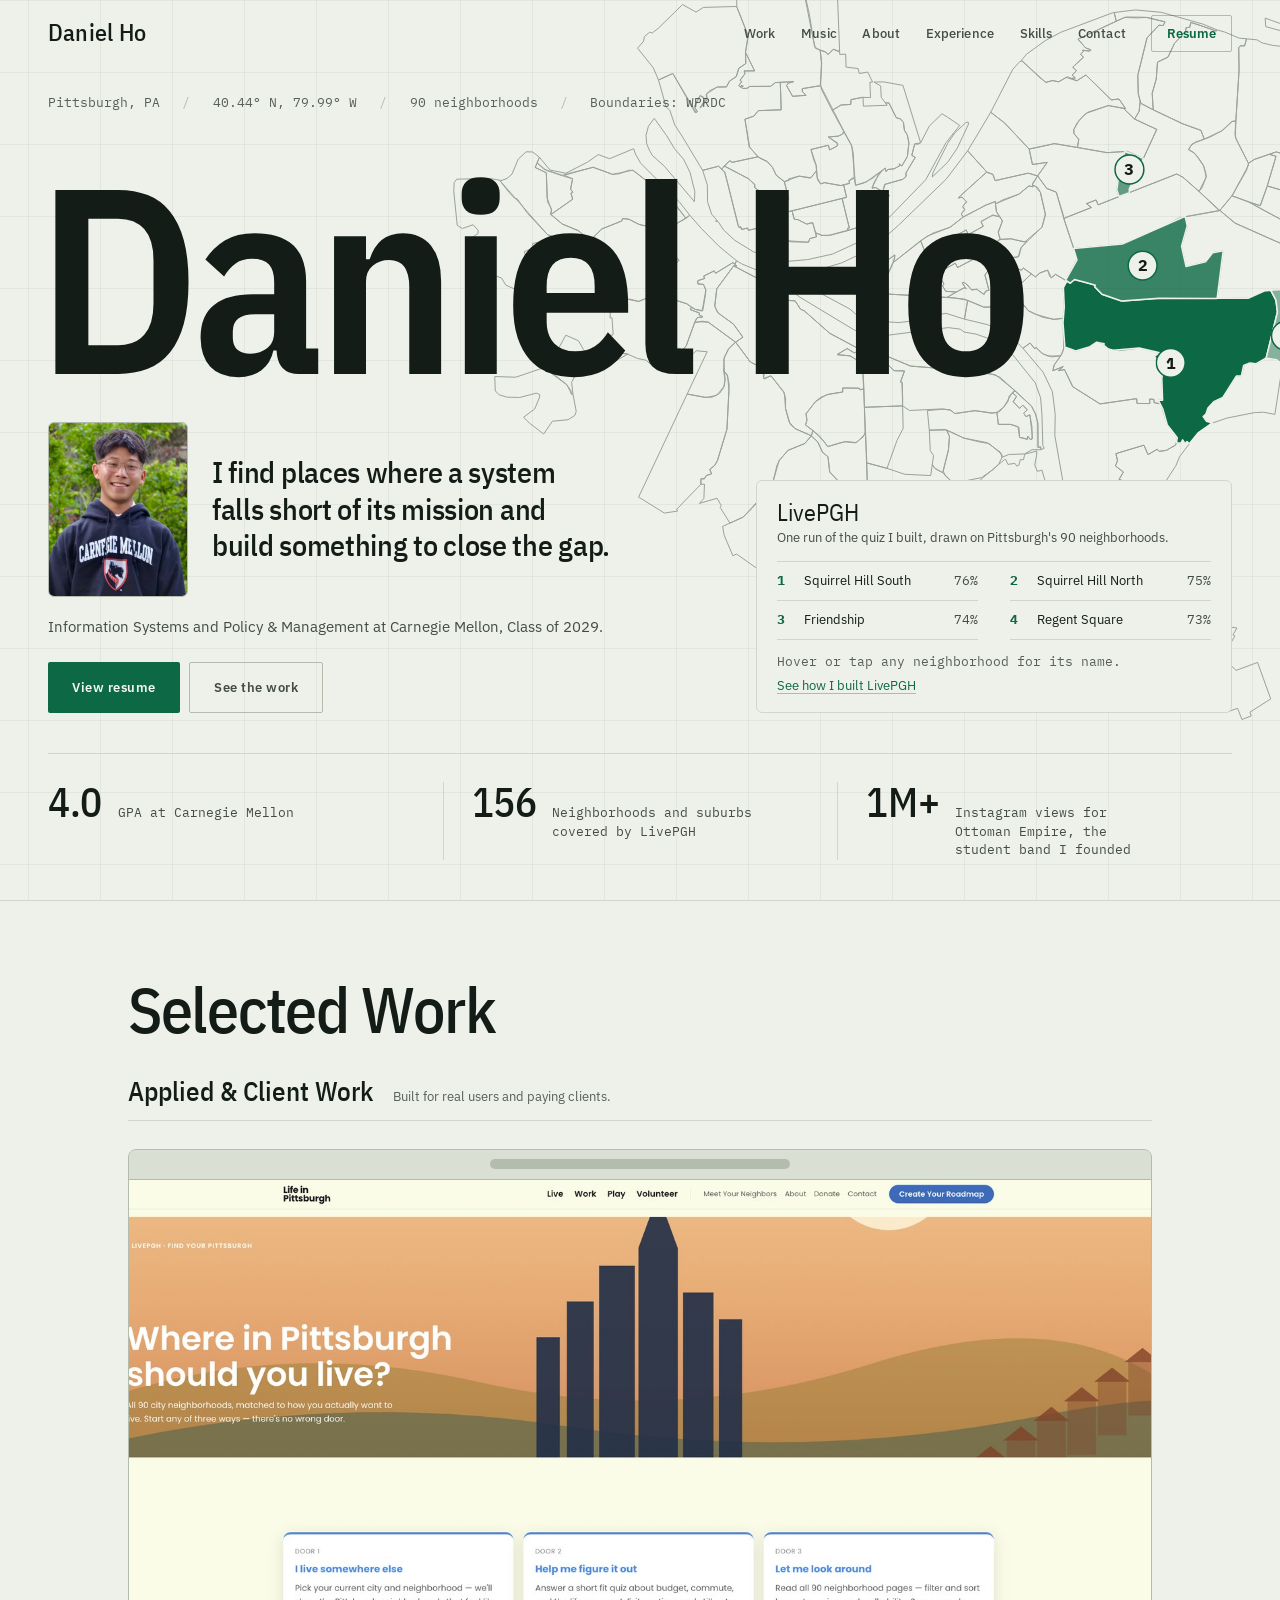
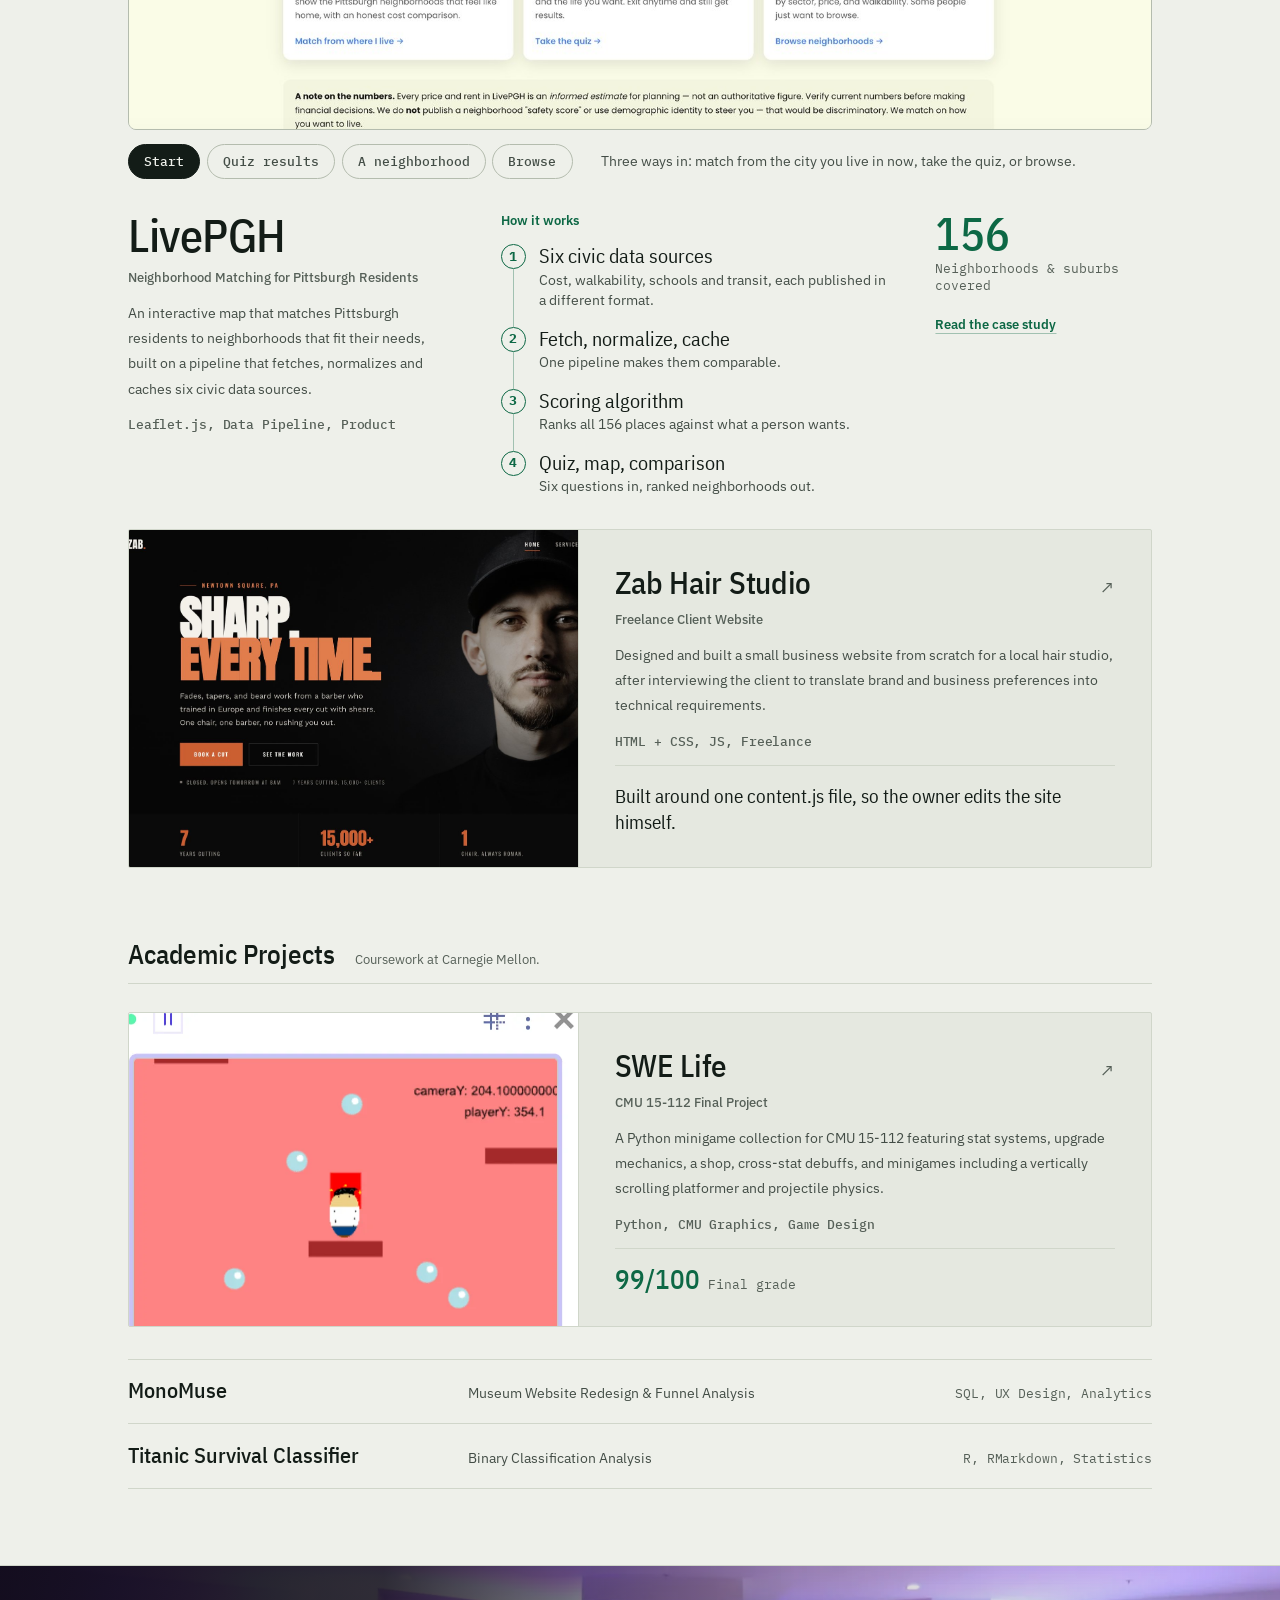
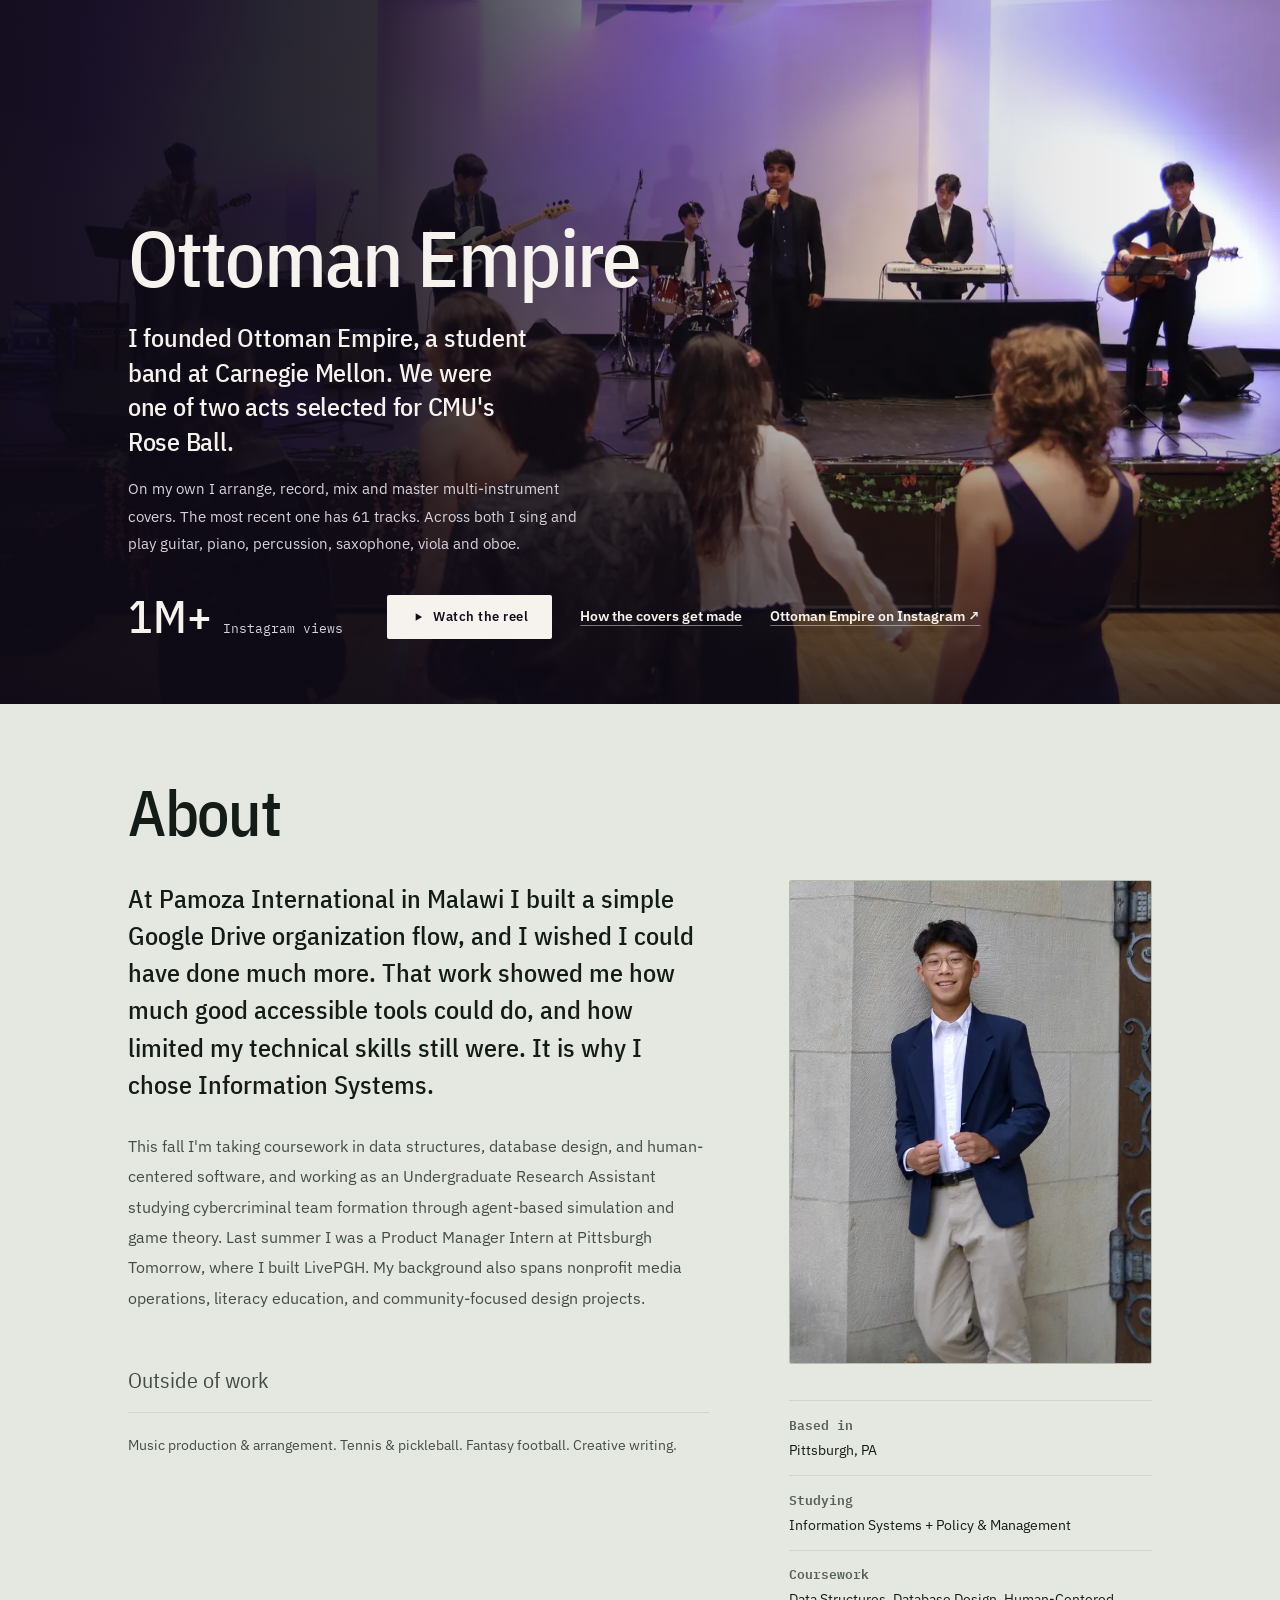
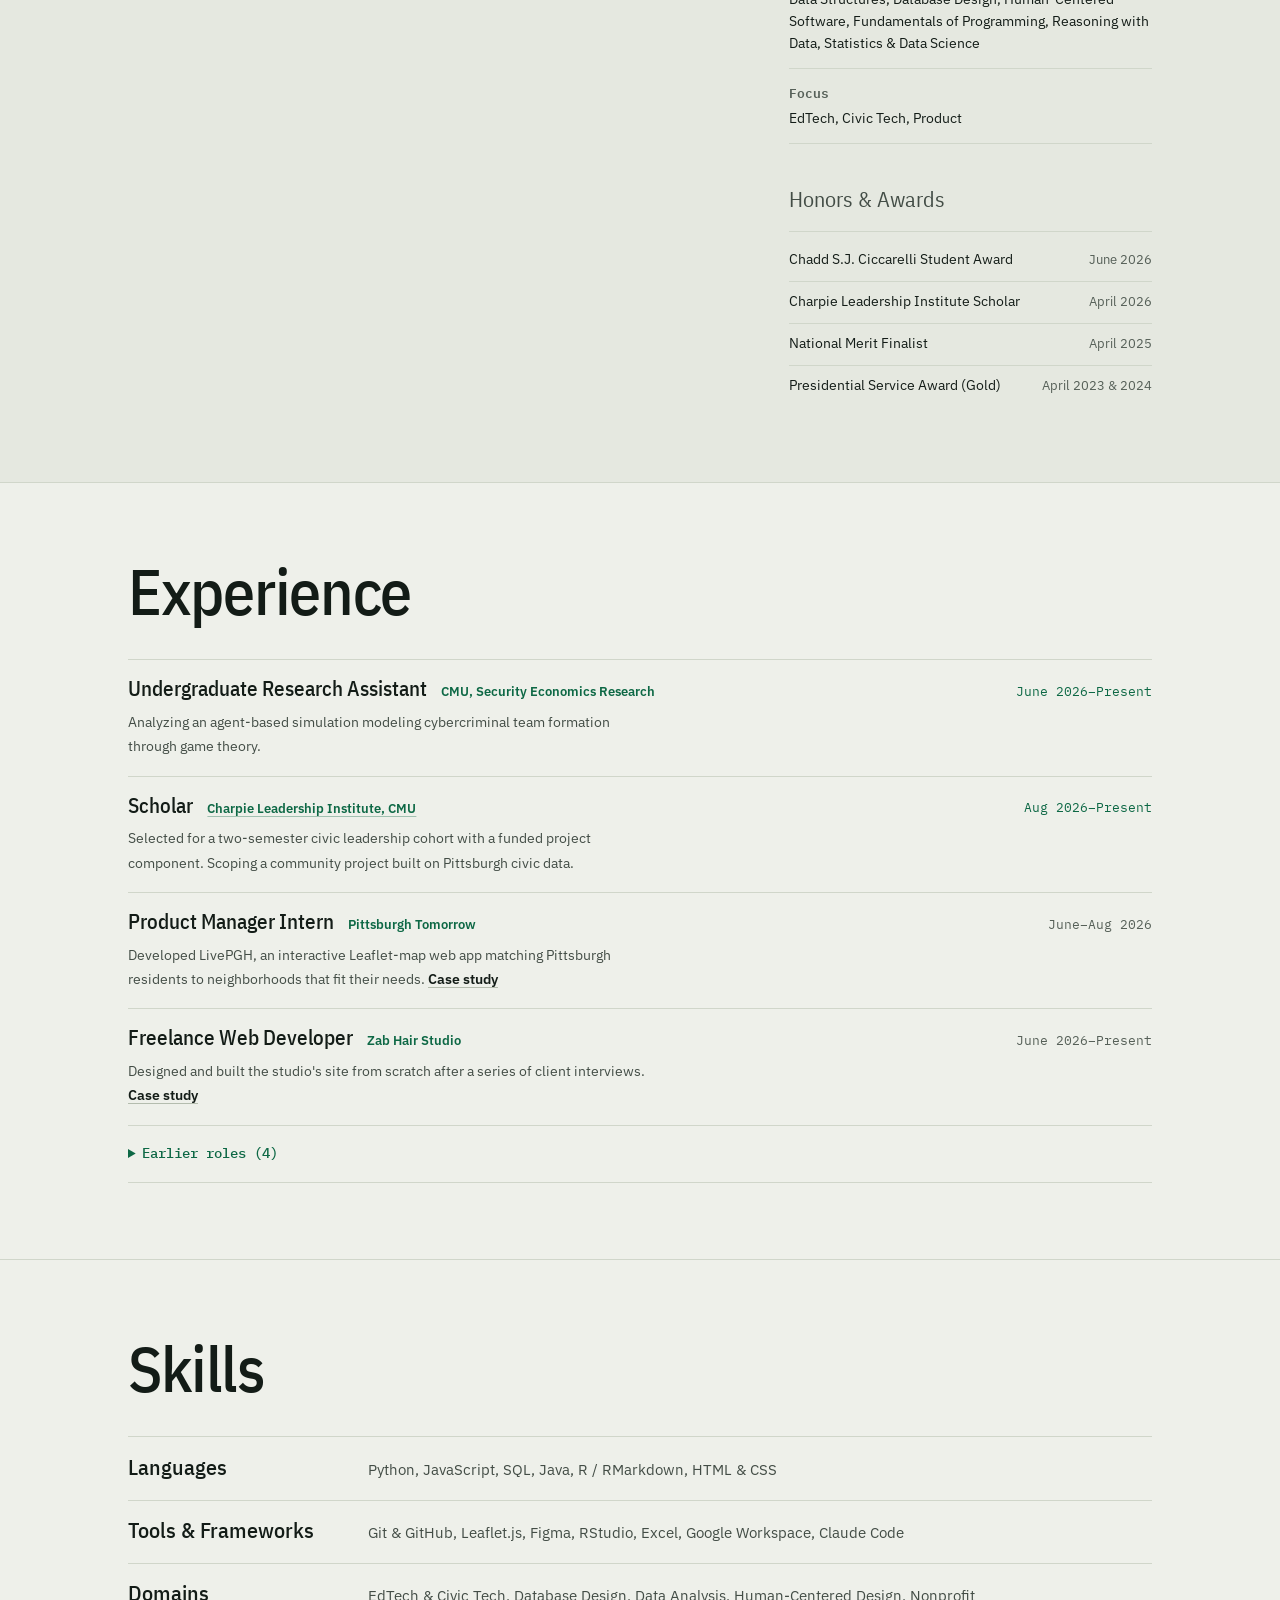
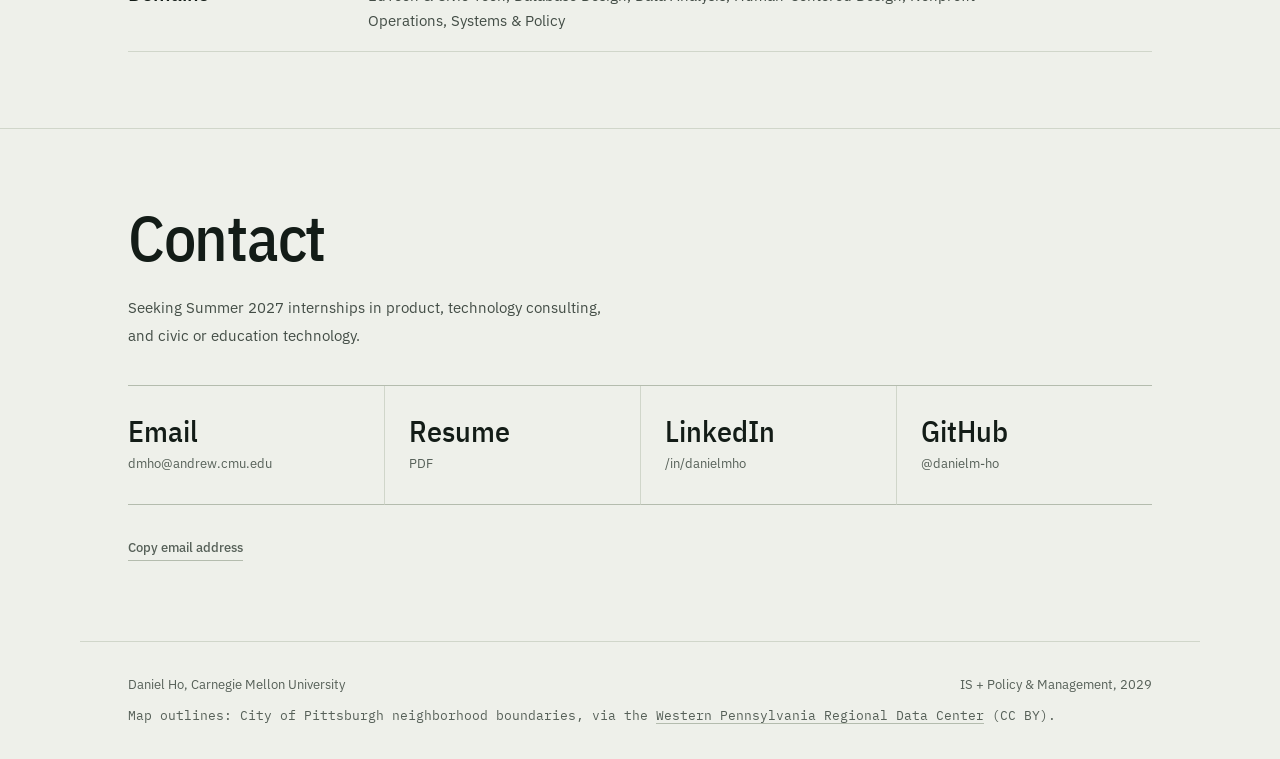
<file: index.html>
<!DOCTYPE html>
<html lang="en">
<head>
  <meta charset="UTF-8">
  <meta name="viewport" content="width=device-width, initial-scale=1.0">
  <!-- BASE: tools/build-pages.mjs puts a base href tag here on project pages -->

  <!-- SEO & Social
       Everything between META:START and META:END is swapped out per project
       by tools/build-pages.mjs, which writes projects/<slug>/index.html so
       each case study has a real URL with its own title and link preview.
       Preview images live in static/og/ (1200x630, the size LinkedIn,
       iMessage and Slack expect). -->
  <!-- META:START -->
  <title>Daniel Ho | Information Systems at CMU | Product & Civic Tech</title>
  <meta name="description" content="Daniel Ho, sophomore at Carnegie Mellon studying Information Systems and Policy & Management. I find places where a system falls short of its mission and build something to close the gap.">
  <link rel="canonical" href="https://danielm-ho.github.io/portfolio/">
  <meta property="og:site_name" content="Daniel Ho">
  <meta property="og:title" content="Daniel Ho | Information Systems at CMU">
  <meta property="og:description" content="I find places where a system falls short of its mission and build something to close the gap. Information Systems and Policy & Management at Carnegie Mellon, Class of 2029.">
  <meta property="og:image" content="https://danielm-ho.github.io/portfolio/static/og/og-home.jpg">
  <meta property="og:image:width" content="1200">
  <meta property="og:image:height" content="630">
  <meta property="og:image:alt" content="Daniel Ho. I find places where a system falls short of its mission and build something to close the gap. Beside the text, an outline map of Pittsburgh's neighborhoods with four filled in.">
  <meta property="og:url" content="https://danielm-ho.github.io/portfolio/">
  <meta property="og:type" content="website">
  <meta name="twitter:card" content="summary_large_image">
  <meta name="twitter:title" content="Daniel Ho | Information Systems at CMU">
  <meta name="twitter:description" content="I find places where a system falls short of its mission and build something to close the gap. Information Systems and Policy & Management at Carnegie Mellon, Class of 2029.">
  <meta name="twitter:image" content="https://danielm-ho.github.io/portfolio/static/og/og-home.jpg">
  <!-- META:END -->
  <meta name="theme-color" content="#eef0ea">

  <!-- Structured data for search engines -->
  <script type="application/ld+json">
  {
    "@context": "https://schema.org",
    "@type": "Person",
    "name": "Daniel Ho",
    "url": "https://danielm-ho.github.io/portfolio/",
    "jobTitle": "Student, Information Systems and Policy & Management",
    "affiliation": {
      "@type": "CollegeOrUniversity",
      "name": "Carnegie Mellon University"
    },
    "knowsAbout": ["Product Management", "Civic Technology", "Education Technology", "Data Analysis", "Python", "JavaScript", "SQL", "Java"],
    "email": "mailto:dmho@andrew.cmu.edu",
    "sameAs": [
      "https://linkedin.com/in/danielmho",
      "https://github.com/danielm-ho"
    ]
  }
  </script>

  <!-- ══════════════════════════════════════════
       FONTS — two families, and neither is Inter.

       DISPLAY → Orpheus Pro (Canada Type, 2011; after Walter Tiemann, 1928)
       Orpheus Pro is a commercial typeface. It is NOT free and cannot be
       served from Google Fonts. Two legitimate routes:

         1. Adobe Fonts (easiest if you have Creative Cloud) — Orpheus is in
            the library and cleared for web use with unlimited pageviews.
            Create a Web Project at fonts.adobe.com, then uncomment the line
            below and drop in your kit ID. Nothing else needs to change:
            'orpheus-pro' is already first in the --serif stack in style.css.

         2. A web licence direct from canadatype.com, which covers one
            named domain and ships woff2 files to self-host.

       Until one of those is in place the stack falls through to Cormorant,
       the closest free match — same small x-height, same very high stroke
       contrast, same fine tall ascenders and calligraphic italic. Cormorant
       (the display cut) is a noticeably more delicate face than the more
       common Cormorant Garamond.
  ══════════════════════════════════════════ -->
  <!-- <link rel="stylesheet" href="https://use.typekit.net/YOUR_KIT_ID.css"> -->

  <link rel="preconnect" href="https://fonts.googleapis.com">
  <link rel="preconnect" href="https://fonts.gstatic.com" crossorigin>
  <link href="https://fonts.googleapis.com/css2?family=IBM+Plex+Mono:wght@400;500&family=IBM+Plex+Sans:ital,wght@0,400;0,500;0,600;1,400&family=IBM+Plex+Sans+Condensed:wght@400;500;600&display=swap" rel="stylesheet">

  <!-- Styles -->
  <link rel="stylesheet" href="./static/style.css">

  <!-- Content (edit here) then behavior — order matters since script.js reads these -->
  <!-- blocking="render": the page's content is built by these scripts, so
       the first frame waits for them. That avoids a flash of empty page and
       lets the project transition start from a finished page. -->
  <script src="./static/content.js" defer blocking="render"></script>
  <script src="./static/pgh-map.js" defer blocking="render"></script>
  <script src="./static/script.js" defer blocking="render"></script>

  <link rel="icon" type="image/png" href="./favicon/favicon-96x96.png" sizes="96x96" />
  <!-- favicon.svg is deliberately not linked: it's a 1.2MB PNG wrapped in
       an SVG, and browsers that support SVG icons prefer it, so every
       visitor was downloading it. The 96px PNG + .ico cover every browser. -->
  <link rel="shortcut icon" href="./favicon/favicon.ico" />
  <link rel="apple-touch-icon" sizes="180x180" href="./favicon/apple-touch-icon.png" />
  <link rel="manifest" href="./favicon/site.webmanifest" />
</head>
<body>

<!-- Keyboard users shouldn't have to tab through the whole nav to reach content. -->
<a href="#main" class="skip-link">Skip to content</a>


<!-- ══════════════════════════════════════════
     NAVIGATION
══════════════════════════════════════════ -->
<nav class="site-nav" aria-label="Primary">
  <!-- Reading-progress hairline. Width is driven by scroll position in
       script.js; it sits on the nav's bottom border so it costs no layout. -->
  <div class="n-progress" id="n-progress" aria-hidden="true"></div>

  <!-- Wordmark only. A monogram chip in a tinted rounded square is the
       single most recognisable "generated portfolio" signature going, and
       the name set properly in the display face does the job better. -->
  <a href="#" class="n-logo" id="n-home">Daniel Ho</a>

  <div class="n-links">
    <a href="#work"       class="n-link n-hm" data-s="work">Work</a>
    <a href="#music"      class="n-link n-hm" data-s="music">Music</a>
    <a href="#about"      class="n-link n-hm" data-s="about">About</a>
    <a href="#experience" class="n-link n-hm" data-s="experience">Experience</a>
    <a href="#skills"     class="n-link n-hm" data-s="skills">Skills</a>
    <a href="#contact"    class="n-link n-hm" data-s="contact">Contact</a>
    <a href="./static/files/resume.pdf" class="n-link n-resume" target="_blank" rel="noopener noreferrer">Resume</a>

    <button class="n-burger" id="burger" aria-label="Open menu" aria-expanded="false">
      <span></span>
      <span></span>
      <span></span>
    </button>
  </div>
</nav>


<!-- ══════════════════════════════════════════
     MOBILE MENU OVERLAY
══════════════════════════════════════════ -->
<div id="mob-menu">
  <nav class="mob-links">
    <a class="mob-link" data-s="work"       href="#work">Work</a>
    <a class="mob-link" data-s="music"      href="#music">Music</a>
    <a class="mob-link" data-s="about"      href="#about">About</a>
    <a class="mob-link" data-s="experience" href="#experience">Experience</a>
    <a class="mob-link" data-s="skills"     href="#skills">Skills</a>
    <a class="mob-link" data-s="contact"    href="#contact">Contact</a>
  </nav>
  <div class="mob-resume-row">
    <a href="./static/files/resume.pdf" target="_blank" rel="noopener noreferrer" class="btn btn-fill">View resume</a>
    <a href="mailto:dmho@andrew.cmu.edu" class="btn btn-out">Email me</a>
  </div>
  <p class="mob-foot">Carnegie Mellon University, IS + Policy &amp; Management, 2029</p>
</div>


<!-- ══════════════════════════════════════════
     PAGE CONTAINER
══════════════════════════════════════════ -->
<div id="app">

  <!-- ════════════════════════════════════════
       HOME PAGE

       Section order: hero (who) → work (proof) → about (context) →
       experience (track record) → skills (keyword scan) → contact.
       Work comes first: on a phone it used to start four screens down.
  ════════════════════════════════════════ -->
  <div id="page-home" class="page">
    <main id="main">

    <!-- HERO -->
    <section id="hero-s">
      <div id="hero">
        <!-- The hero is a poster. The map of Pittsburgh's 90 neighborhoods is
             drawn large and runs off the right edge; the name is set across
             it at full width; the statement and the map's key sit under it.
             The map is built in script.js from static/pgh-map.js and
             CONTENT.hero.map. If that fails, the hero is the name and the
             statement on plain paper. -->
        <figure class="h-map"></figure>

        <!-- The map's legend line, set like the corner note on a survey sheet.
             Filled from CONTENT.hero.map.meta in script.js. -->
        <p class="hero-meta"></p>

        <h1 class="h-name">Daniel Ho</h1>

        <div class="hero-row">
          <div class="hero-copy">
            <div class="h-say">
              <img class="h-face" src="./static/files/headshot-hero.webp" width="480" height="600" alt="Daniel Ho, smiling, in a Carnegie Mellon hoodie">
              <!-- Statement and description are set from CONTENT.hero in script.js -->
              <p class="h-lede"></p>
            </div>
            <p class="h-desc"></p>
            <div class="h-cta">
              <a href="./static/files/resume.pdf" target="_blank" rel="noopener noreferrer" class="btn btn-fill">View resume</a>
              <a href="#" class="btn btn-out" data-s="work">See the work</a>
            </div>
          </div>

          <!-- What the map shows: its title, the four matches, and the name
               of whichever neighborhood is under the pointer. -->
          <div class="h-key"></div>
        </div>

        <!-- Proof figures. Filled by CONTENT.hero.proof in script.js. -->
        <div class="h-proof"></div>
      </div>
    </section>

    <!-- SELECTED WORK -->
    <section id="work" class="sec">
      <div class="w">
        <header class="sec-hd rv">
          <h2 class="sec-title">Selected Work</h2>
        </header>
        <!-- Cards filled by PROJECTS in script.js (thumb + cardDesc + resultStat + cardTags) -->
        <div class="proj-grid"></div>
      </div>
    </section>

    <!-- MUSIC
         A full-width band: the Rose Ball photo edge to edge with the band's
         name over it. Everything here is filled from CONTENT.music in
         script.js; if that is missing the section is removed. -->
    <section id="music" class="music-band" aria-labelledby="music-title">
      <div class="mb-media"></div>
      <div class="mb-inner">
        <h2 class="mb-title" id="music-title"></h2>
        <p class="mb-lede"></p>
        <p class="mb-body"></p>
        <div class="mb-foot">
          <div class="mb-stat"></div>
          <div class="mb-actions"></div>
        </div>
      </div>
    </section>

    <!-- ABOUT -->
    <section id="about" class="sec">
      <div class="w">
        <header class="sec-hd rv">
          <h2 class="sec-title">About</h2>
        </header>

        <div class="ab-g">
          <div class="ab-main">
            <!-- Bio filled by CONTENT.about.bio in script.js -->
            <div class="ab-body rv"></div>

            <!-- "Right now" — CONTENT.currently, folded in here rather than
                 living as its own section. It's context, not evidence, so it
                 belongs alongside the bio instead of interrupting the scan. -->
            <div class="ab-now rv d1">
              <h3 class="ab-sub">Right now</h3>
              <p class="cur-lead"></p>
              <div class="cur-list"></div>
            </div>

            <!-- CONTENT.about.interests -->
            <div class="ab-interests rv d1">
              <h3 class="ab-sub">Outside of work</h3>
              <p class="int-items"></p>
            </div>
          </div>

          <aside class="ab-rail rv d1">
            <!-- Photo — update src here if headshot changes.
                 If the image fails to load, onerror hides it and reveals
                 the .ph-mono monogram fallback instead of a broken-image icon. -->
            <figure class="ab-photo">
              <div class="photo-frame">
                <img src="./static/files/portrait-blazer.webp" alt="Daniel Ho in a navy blazer, leaning against a stone archway" width="660" height="880" loading="lazy"
                     onerror="this.style.display='none';this.closest('.photo-frame').classList.add('ph-fallback');">
                <span class="ph-mono" aria-hidden="true">Daniel Ho</span>
              </div>
            </figure>

            <!-- Facts (CONTENT.about.facts) + Honors (CONTENT.honors), filled in script.js -->
            <div class="ab-facts"></div>
            <div class="ab-honors"></div>
          </aside>
        </div>
      </div>
    </section>

    <!-- EXPERIENCE -->
    <section id="experience" class="sec">
      <div class="w">
        <header class="sec-hd rv">
          <h2 class="sec-title">Experience</h2>
        </header>
        <!-- Rows filled by CONTENT.experience in script.js -->
        <div class="exp-list"></div>
      </div>
    </section>

    <!-- SKILLS -->
    <section id="skills" class="sec">
      <div class="w">
        <header class="sec-hd rv">
          <h2 class="sec-title">Skills</h2>
        </header>
        <!-- Columns filled by CONTENT.skills in script.js -->
        <div class="sk-g rv"></div>
      </div>
    </section>

    <!-- CONTACT
         Four destinations given identical weight — a recruiter arriving
         here already knows which one they want, and ranking them just
         adds a decision. Each cell carries its own handle so the
         destination is legible before the click.
         Values are driven from SITE in script.js (data-site-* below). -->
    <section id="contact" class="sec">
      <div class="w">
        <header class="sec-hd rv">
          <h2 class="sec-title">Contact</h2>
          <!-- Sub text filled by CONTENT.contact.sub in script.js -->
          <p class="sec-sub ct-sub"></p>
        </header>

        <div class="ct-grid rv d1">
          <a class="ct-cell" href="mailto:dmho@andrew.cmu.edu" data-site-link="email">
            <span class="ct-cell-l">Email</span>
            <span class="ct-cell-v">dmho@andrew.cmu.edu</span>
            <span class="ct-cell-arr" aria-hidden="true">↗</span>
          </a>
          <a class="ct-cell" href="./static/files/resume.pdf" target="_blank" rel="noopener noreferrer" data-site-link="resume">
            <span class="ct-cell-l">Resume</span>
            <span class="ct-cell-v">PDF</span>
            <span class="ct-cell-arr" aria-hidden="true">↗</span>
          </a>
          <a class="ct-cell" href="https://linkedin.com/in/danielmho" target="_blank" rel="noopener noreferrer" data-site-link="linkedin">
            <span class="ct-cell-l">LinkedIn</span>
            <span class="ct-cell-v">/in/danielmho</span>
            <span class="ct-cell-arr" aria-hidden="true">↗</span>
          </a>
          <a class="ct-cell" href="https://github.com/danielm-ho" target="_blank" rel="noopener noreferrer" data-site-link="github">
            <span class="ct-cell-l">GitHub</span>
            <span class="ct-cell-v">@danielm-ho</span>
            <span class="ct-cell-arr" aria-hidden="true">↗</span>
          </a>
        </div>

        <!-- Plain-text copy as a secondary affordance: a mailto: opens
             whatever the OS thinks the mail client is, which on a managed
             machine is often nothing at all. -->
        <p class="ct-extra rv d2">
          <button type="button" class="ct-copy" id="ct-copy" data-mail="dmho@andrew.cmu.edu">Copy email address</button>
        </p>
      </div>
    </section>

    </main>

    <!-- FOOTER -->
    <footer>
      <span class="ft-name">Daniel Ho, Carnegie Mellon University</span>
      <span class="ft-program">IS + Policy &amp; Management, 2029</span>
      <!-- The neighborhood outlines are CC BY data, so they are credited. -->
      <span class="ft-credit">Map outlines: City of Pittsburgh neighborhood boundaries, via the
        <a href="https://data.wprdc.org/dataset/neighborhoods2" target="_blank" rel="noopener noreferrer">Western Pennsylvania Regional Data Center</a> (CC BY).</span>
    </footer>

  </div><!-- /page-home -->


  <!-- ════════════════════════════════════════
       PROJECT DETAIL PAGE
       Populated dynamically by script.js
  ════════════════════════════════════════ -->
  <div id="page-project" class="page"></div>

</div><!-- /app -->

<!-- One shared viewer for anything that opens over the page (the reel on
     the homepage; enlarged screenshots on case-study pages). A native
     <dialog>, so Escape, focus trapping and focus return come for free. -->
<dialog id="dlg" class="dlg" aria-label="Viewer">
  <button type="button" class="dlg-close" id="dlg-close">Close</button>
  <div class="dlg-body" id="dlg-body"></div>
</dialog>

</body>
</html>
</file>
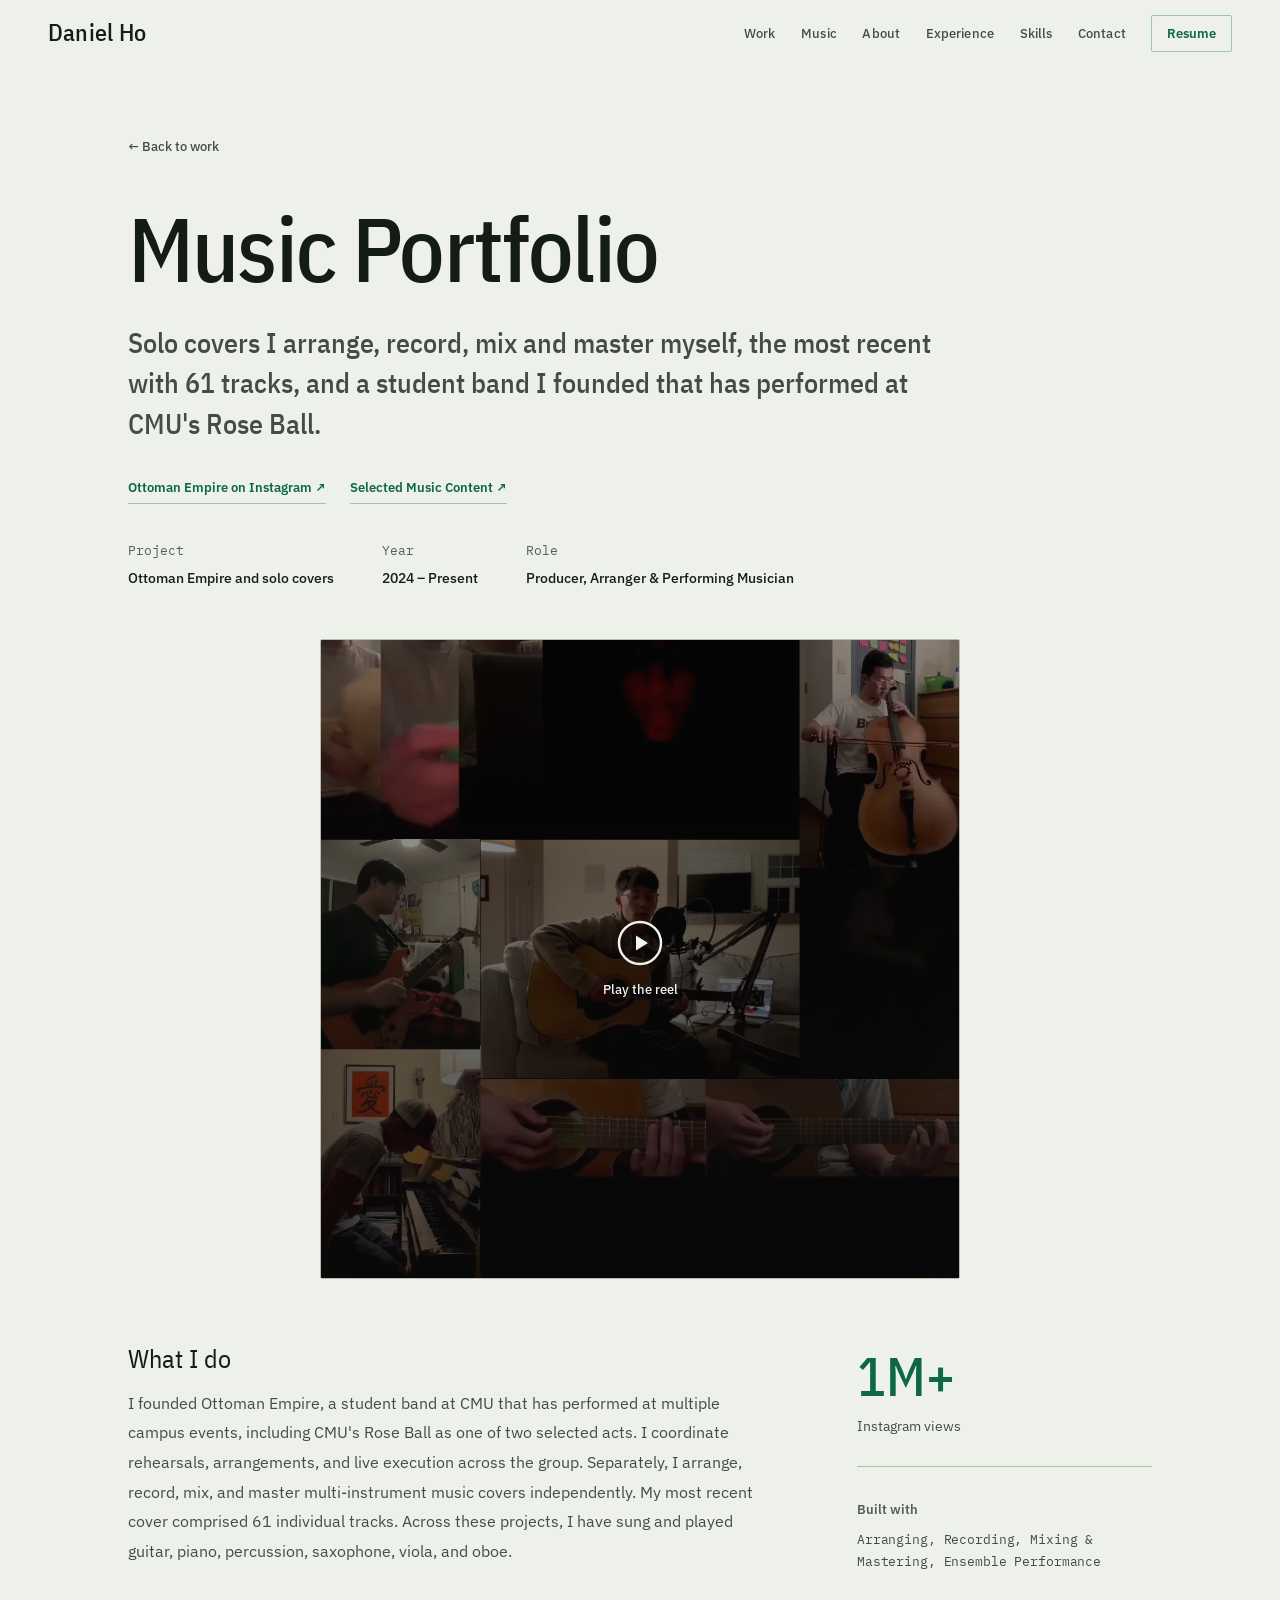
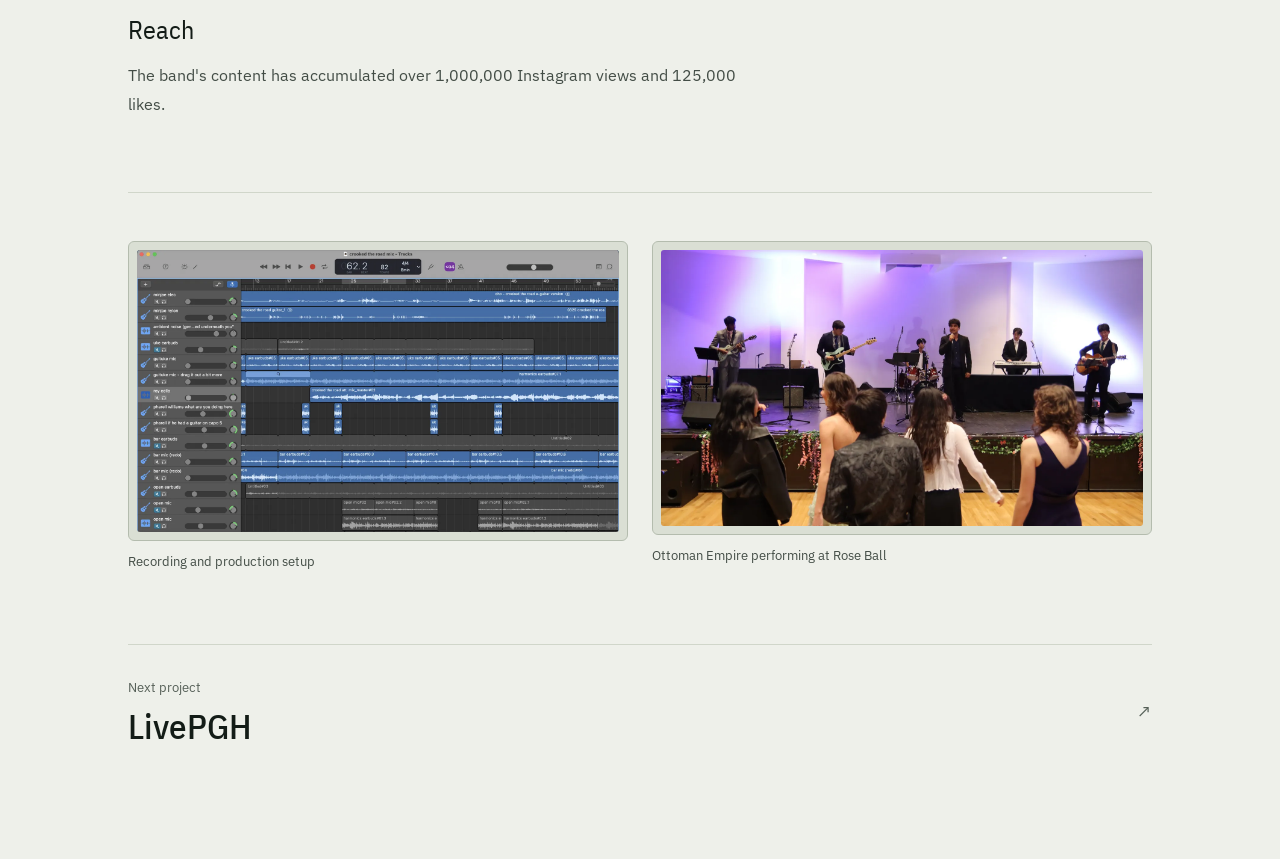
<file: projects/dan_the.musicman/index.html>
<!DOCTYPE html>
<html lang="en" data-project="dan_the.musicman">
<head>
  <meta charset="UTF-8">
  <meta name="viewport" content="width=device-width, initial-scale=1.0">
  <!-- GENERATED by tools/build-pages.mjs from index.html + static/content.js. Do not edit; edit those and re-run. -->
  <base href="../../">

  <!-- SEO & Social
       Everything between META:START and META:END is swapped out per project
       by tools/build-pages.mjs, which writes projects/<slug>/index.html so
       each case study has a real URL with its own title and link preview.
       Preview images live in static/og/ (1200x630, the size LinkedIn,
       iMessage and Slack expect). -->
  <!-- META:START -->
  <title>Music Portfolio | Daniel Ho</title>
  <meta name="description" content="Solo covers I arrange, record, mix and master myself, the most recent with 61 tracks, and a student band I founded that has performed at CMU's Rose Ball.">
  <link rel="canonical" href="https://danielm-ho.github.io/portfolio/projects/dan_the.musicman/">
  <meta property="og:site_name" content="Daniel Ho">
  <meta property="og:title" content="Music Portfolio: Ottoman Empire and solo covers">
  <meta property="og:description" content="Solo covers I arrange, record, mix and master myself, the most recent with 61 tracks, and a student band I founded that has performed at CMU's Rose Ball.">
  <meta property="og:image" content="https://danielm-ho.github.io/portfolio/static/og/og-dan_the.musicman.jpg">
  <meta property="og:image:width" content="1200">
  <meta property="og:image:height" content="630">
  <meta property="og:image:alt" content="Music Portfolio: Ottoman Empire and solo covers">
  <meta property="og:url" content="https://danielm-ho.github.io/portfolio/projects/dan_the.musicman/">
  <meta property="og:type" content="article">
  <meta name="twitter:card" content="summary_large_image">
  <meta name="twitter:title" content="Music Portfolio: Ottoman Empire and solo covers">
  <meta name="twitter:description" content="Solo covers I arrange, record, mix and master myself, the most recent with 61 tracks, and a student band I founded that has performed at CMU's Rose Ball.">
  <meta name="twitter:image" content="https://danielm-ho.github.io/portfolio/static/og/og-dan_the.musicman.jpg">
  <!-- META:END -->
  <meta name="theme-color" content="#eef0ea">

  <!-- Structured data for search engines -->
  <script type="application/ld+json">
  {
    "@context": "https://schema.org",
    "@type": "Person",
    "name": "Daniel Ho",
    "url": "https://danielm-ho.github.io/portfolio/",
    "jobTitle": "Student, Information Systems and Policy & Management",
    "affiliation": {
      "@type": "CollegeOrUniversity",
      "name": "Carnegie Mellon University"
    },
    "knowsAbout": ["Product Management", "Civic Technology", "Education Technology", "Data Analysis", "Python", "JavaScript", "SQL", "Java"],
    "email": "mailto:dmho@andrew.cmu.edu",
    "sameAs": [
      "https://linkedin.com/in/danielmho",
      "https://github.com/danielm-ho"
    ]
  }
  </script>

  <!-- ══════════════════════════════════════════
       FONTS — two families, and neither is Inter.

       DISPLAY → Orpheus Pro (Canada Type, 2011; after Walter Tiemann, 1928)
       Orpheus Pro is a commercial typeface. It is NOT free and cannot be
       served from Google Fonts. Two legitimate routes:

         1. Adobe Fonts (easiest if you have Creative Cloud) — Orpheus is in
            the library and cleared for web use with unlimited pageviews.
            Create a Web Project at fonts.adobe.com, then uncomment the line
            below and drop in your kit ID. Nothing else needs to change:
            'orpheus-pro' is already first in the --serif stack in style.css.

         2. A web licence direct from canadatype.com, which covers one
            named domain and ships woff2 files to self-host.

       Until one of those is in place the stack falls through to Cormorant,
       the closest free match — same small x-height, same very high stroke
       contrast, same fine tall ascenders and calligraphic italic. Cormorant
       (the display cut) is a noticeably more delicate face than the more
       common Cormorant Garamond.
  ══════════════════════════════════════════ -->
  <!-- <link rel="stylesheet" href="https://use.typekit.net/YOUR_KIT_ID.css"> -->

  <link rel="preconnect" href="https://fonts.googleapis.com">
  <link rel="preconnect" href="https://fonts.gstatic.com" crossorigin>
  <link href="https://fonts.googleapis.com/css2?family=IBM+Plex+Mono:wght@400;500&family=IBM+Plex+Sans:ital,wght@0,400;0,500;0,600;1,400&family=IBM+Plex+Sans+Condensed:wght@400;500;600&display=swap" rel="stylesheet">

  <!-- Styles -->
  <link rel="stylesheet" href="./static/style.css">

  <!-- Content (edit here) then behavior — order matters since script.js reads these -->
  <!-- blocking="render": the page's content is built by these scripts, so
       the first frame waits for them. That avoids a flash of empty page and
       lets the project transition start from a finished page. -->
  <script src="./static/content.js" defer blocking="render"></script>
  <script src="./static/pgh-map.js" defer blocking="render"></script>
  <script src="./static/script.js" defer blocking="render"></script>

  <link rel="icon" type="image/png" href="./favicon/favicon-96x96.png" sizes="96x96" />
  <!-- favicon.svg is deliberately not linked: it's a 1.2MB PNG wrapped in
       an SVG, and browsers that support SVG icons prefer it, so every
       visitor was downloading it. The 96px PNG + .ico cover every browser. -->
  <link rel="shortcut icon" href="./favicon/favicon.ico" />
  <link rel="apple-touch-icon" sizes="180x180" href="./favicon/apple-touch-icon.png" />
  <link rel="manifest" href="./favicon/site.webmanifest" />
</head>
<body>

<!-- Keyboard users shouldn't have to tab through the whole nav to reach content. -->
<a href="#main" class="skip-link">Skip to content</a>


<!-- ══════════════════════════════════════════
     NAVIGATION
══════════════════════════════════════════ -->
<nav class="site-nav" aria-label="Primary">
  <!-- Reading-progress hairline. Width is driven by scroll position in
       script.js; it sits on the nav's bottom border so it costs no layout. -->
  <div class="n-progress" id="n-progress" aria-hidden="true"></div>

  <!-- Wordmark only. A monogram chip in a tinted rounded square is the
       single most recognisable "generated portfolio" signature going, and
       the name set properly in the display face does the job better. -->
  <a href="#" class="n-logo" id="n-home">Daniel Ho</a>

  <div class="n-links">
    <a href="#work"       class="n-link n-hm" data-s="work">Work</a>
    <a href="#music"      class="n-link n-hm" data-s="music">Music</a>
    <a href="#about"      class="n-link n-hm" data-s="about">About</a>
    <a href="#experience" class="n-link n-hm" data-s="experience">Experience</a>
    <a href="#skills"     class="n-link n-hm" data-s="skills">Skills</a>
    <a href="#contact"    class="n-link n-hm" data-s="contact">Contact</a>
    <a href="./static/files/resume.pdf" class="n-link n-resume" target="_blank" rel="noopener noreferrer">Resume</a>

    <button class="n-burger" id="burger" aria-label="Open menu" aria-expanded="false">
      <span></span>
      <span></span>
      <span></span>
    </button>
  </div>
</nav>


<!-- ══════════════════════════════════════════
     MOBILE MENU OVERLAY
══════════════════════════════════════════ -->
<div id="mob-menu">
  <nav class="mob-links">
    <a class="mob-link" data-s="work"       href="#work">Work</a>
    <a class="mob-link" data-s="music"      href="#music">Music</a>
    <a class="mob-link" data-s="about"      href="#about">About</a>
    <a class="mob-link" data-s="experience" href="#experience">Experience</a>
    <a class="mob-link" data-s="skills"     href="#skills">Skills</a>
    <a class="mob-link" data-s="contact"    href="#contact">Contact</a>
  </nav>
  <div class="mob-resume-row">
    <a href="./static/files/resume.pdf" target="_blank" rel="noopener noreferrer" class="btn btn-fill">View resume</a>
    <a href="mailto:dmho@andrew.cmu.edu" class="btn btn-out">Email me</a>
  </div>
  <p class="mob-foot">Carnegie Mellon University, IS + Policy &amp; Management, 2029</p>
</div>


<!-- ══════════════════════════════════════════
     PAGE CONTAINER
══════════════════════════════════════════ -->
<div id="app">

  <!-- ════════════════════════════════════════
       HOME PAGE

       Section order: hero (who) → work (proof) → about (context) →
       experience (track record) → skills (keyword scan) → contact.
       Work comes first: on a phone it used to start four screens down.
  ════════════════════════════════════════ -->
  <div id="page-home" class="page">
    <main id="main">

    <!-- HERO -->
    <section id="hero-s">
      <div id="hero">
        <!-- The hero is a poster. The map of Pittsburgh's 90 neighborhoods is
             drawn large and runs off the right edge; the name is set across
             it at full width; the statement and the map's key sit under it.
             The map is built in script.js from static/pgh-map.js and
             CONTENT.hero.map. If that fails, the hero is the name and the
             statement on plain paper. -->
        <figure class="h-map"></figure>

        <!-- The map's legend line, set like the corner note on a survey sheet.
             Filled from CONTENT.hero.map.meta in script.js. -->
        <p class="hero-meta"></p>

        <h1 class="h-name">Daniel Ho</h1>

        <div class="hero-row">
          <div class="hero-copy">
            <div class="h-say">
              <img class="h-face" src="./static/files/headshot-hero.webp" width="480" height="600" alt="Daniel Ho, smiling, in a Carnegie Mellon hoodie">
              <!-- Statement and description are set from CONTENT.hero in script.js -->
              <p class="h-lede"></p>
            </div>
            <p class="h-desc"></p>
            <div class="h-cta">
              <a href="./static/files/resume.pdf" target="_blank" rel="noopener noreferrer" class="btn btn-fill">View resume</a>
              <a href="#" class="btn btn-out" data-s="work">See the work</a>
            </div>
          </div>

          <!-- What the map shows: its title, the four matches, and the name
               of whichever neighborhood is under the pointer. -->
          <div class="h-key"></div>
        </div>

        <!-- Proof figures. Filled by CONTENT.hero.proof in script.js. -->
        <div class="h-proof"></div>
      </div>
    </section>

    <!-- SELECTED WORK -->
    <section id="work" class="sec">
      <div class="w">
        <header class="sec-hd rv">
          <h2 class="sec-title">Selected Work</h2>
        </header>
        <!-- Cards filled by PROJECTS in script.js (thumb + cardDesc + resultStat + cardTags) -->
        <div class="proj-grid"></div>
      </div>
    </section>

    <!-- MUSIC
         A full-width band: the Rose Ball photo edge to edge with the band's
         name over it. Everything here is filled from CONTENT.music in
         script.js; if that is missing the section is removed. -->
    <section id="music" class="music-band" aria-labelledby="music-title">
      <div class="mb-media"></div>
      <div class="mb-inner">
        <h2 class="mb-title" id="music-title"></h2>
        <p class="mb-lede"></p>
        <p class="mb-body"></p>
        <div class="mb-foot">
          <div class="mb-stat"></div>
          <div class="mb-actions"></div>
        </div>
      </div>
    </section>

    <!-- ABOUT -->
    <section id="about" class="sec">
      <div class="w">
        <header class="sec-hd rv">
          <h2 class="sec-title">About</h2>
        </header>

        <div class="ab-g">
          <div class="ab-main">
            <!-- Bio filled by CONTENT.about.bio in script.js -->
            <div class="ab-body rv"></div>

            <!-- "Right now" — CONTENT.currently, folded in here rather than
                 living as its own section. It's context, not evidence, so it
                 belongs alongside the bio instead of interrupting the scan. -->
            <div class="ab-now rv d1">
              <h3 class="ab-sub">Right now</h3>
              <p class="cur-lead"></p>
              <div class="cur-list"></div>
            </div>

            <!-- CONTENT.about.interests -->
            <div class="ab-interests rv d1">
              <h3 class="ab-sub">Outside of work</h3>
              <p class="int-items"></p>
            </div>
          </div>

          <aside class="ab-rail rv d1">
            <!-- Photo — update src here if headshot changes.
                 If the image fails to load, onerror hides it and reveals
                 the .ph-mono monogram fallback instead of a broken-image icon. -->
            <figure class="ab-photo">
              <div class="photo-frame">
                <img src="./static/files/portrait-blazer.webp" alt="Daniel Ho in a navy blazer, leaning against a stone archway" width="660" height="880" loading="lazy"
                     onerror="this.style.display='none';this.closest('.photo-frame').classList.add('ph-fallback');">
                <span class="ph-mono" aria-hidden="true">Daniel Ho</span>
              </div>
            </figure>

            <!-- Facts (CONTENT.about.facts) + Honors (CONTENT.honors), filled in script.js -->
            <div class="ab-facts"></div>
            <div class="ab-honors"></div>
          </aside>
        </div>
      </div>
    </section>

    <!-- EXPERIENCE -->
    <section id="experience" class="sec">
      <div class="w">
        <header class="sec-hd rv">
          <h2 class="sec-title">Experience</h2>
        </header>
        <!-- Rows filled by CONTENT.experience in script.js -->
        <div class="exp-list"></div>
      </div>
    </section>

    <!-- SKILLS -->
    <section id="skills" class="sec">
      <div class="w">
        <header class="sec-hd rv">
          <h2 class="sec-title">Skills</h2>
        </header>
        <!-- Columns filled by CONTENT.skills in script.js -->
        <div class="sk-g rv"></div>
      </div>
    </section>

    <!-- CONTACT
         Four destinations given identical weight — a recruiter arriving
         here already knows which one they want, and ranking them just
         adds a decision. Each cell carries its own handle so the
         destination is legible before the click.
         Values are driven from SITE in script.js (data-site-* below). -->
    <section id="contact" class="sec">
      <div class="w">
        <header class="sec-hd rv">
          <h2 class="sec-title">Contact</h2>
          <!-- Sub text filled by CONTENT.contact.sub in script.js -->
          <p class="sec-sub ct-sub"></p>
        </header>

        <div class="ct-grid rv d1">
          <a class="ct-cell" href="mailto:dmho@andrew.cmu.edu" data-site-link="email">
            <span class="ct-cell-l">Email</span>
            <span class="ct-cell-v">dmho@andrew.cmu.edu</span>
            <span class="ct-cell-arr" aria-hidden="true">↗</span>
          </a>
          <a class="ct-cell" href="./static/files/resume.pdf" target="_blank" rel="noopener noreferrer" data-site-link="resume">
            <span class="ct-cell-l">Resume</span>
            <span class="ct-cell-v">PDF</span>
            <span class="ct-cell-arr" aria-hidden="true">↗</span>
          </a>
          <a class="ct-cell" href="https://linkedin.com/in/danielmho" target="_blank" rel="noopener noreferrer" data-site-link="linkedin">
            <span class="ct-cell-l">LinkedIn</span>
            <span class="ct-cell-v">/in/danielmho</span>
            <span class="ct-cell-arr" aria-hidden="true">↗</span>
          </a>
          <a class="ct-cell" href="https://github.com/danielm-ho" target="_blank" rel="noopener noreferrer" data-site-link="github">
            <span class="ct-cell-l">GitHub</span>
            <span class="ct-cell-v">@danielm-ho</span>
            <span class="ct-cell-arr" aria-hidden="true">↗</span>
          </a>
        </div>

        <!-- Plain-text copy as a secondary affordance: a mailto: opens
             whatever the OS thinks the mail client is, which on a managed
             machine is often nothing at all. -->
        <p class="ct-extra rv d2">
          <button type="button" class="ct-copy" id="ct-copy" data-mail="dmho@andrew.cmu.edu">Copy email address</button>
        </p>
      </div>
    </section>

    </main>

    <!-- FOOTER -->
    <footer>
      <span class="ft-name">Daniel Ho, Carnegie Mellon University</span>
      <span class="ft-program">IS + Policy &amp; Management, 2029</span>
      <!-- The neighborhood outlines are CC BY data, so they are credited. -->
      <span class="ft-credit">Map outlines: City of Pittsburgh neighborhood boundaries, via the
        <a href="https://data.wprdc.org/dataset/neighborhoods2" target="_blank" rel="noopener noreferrer">Western Pennsylvania Regional Data Center</a> (CC BY).</span>
    </footer>

  </div><!-- /page-home -->


  <!-- ════════════════════════════════════════
       PROJECT DETAIL PAGE
       Populated dynamically by script.js
  ════════════════════════════════════════ -->
  <div id="page-project" class="page"></div>

</div><!-- /app -->

<!-- One shared viewer for anything that opens over the page (the reel on
     the homepage; enlarged screenshots on case-study pages). A native
     <dialog>, so Escape, focus trapping and focus return come for free. -->
<dialog id="dlg" class="dlg" aria-label="Viewer">
  <button type="button" class="dlg-close" id="dlg-close">Close</button>
  <div class="dlg-body" id="dlg-body"></div>
</dialog>

</body>
</html>
</file>
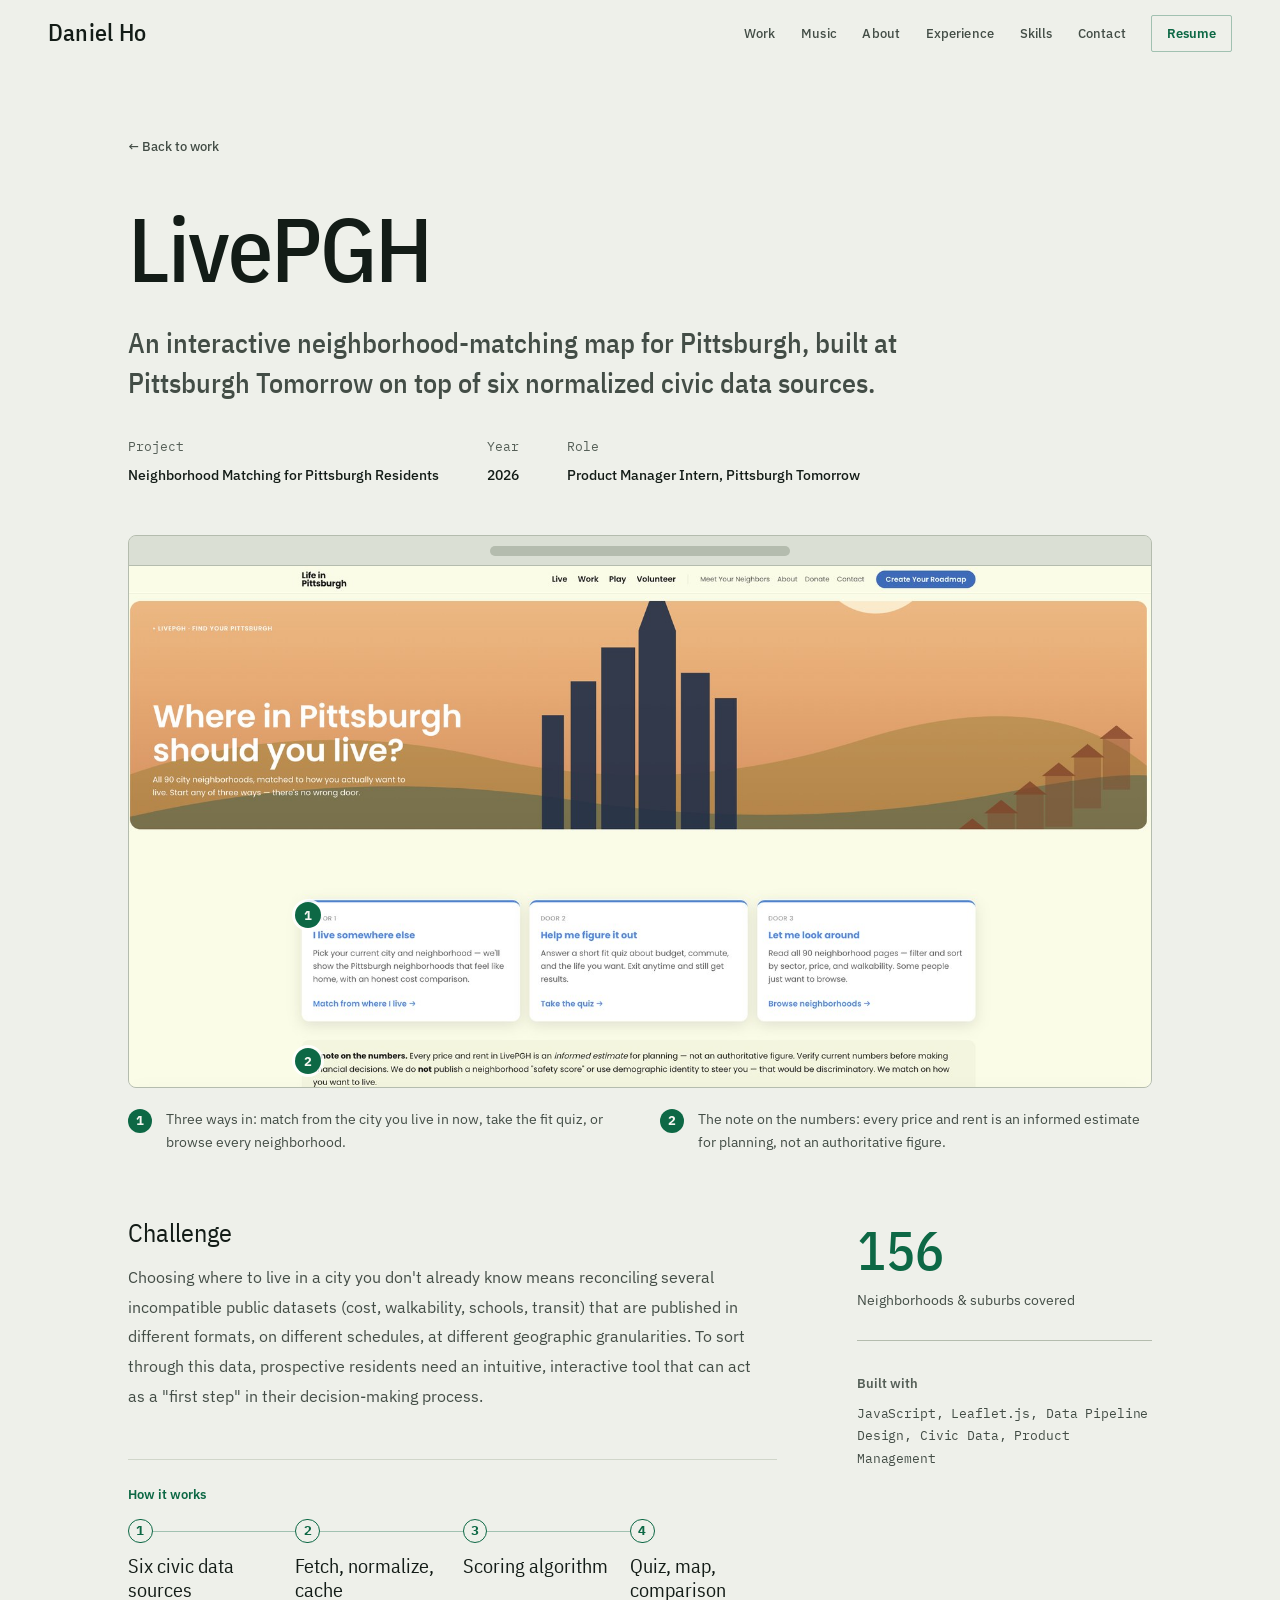
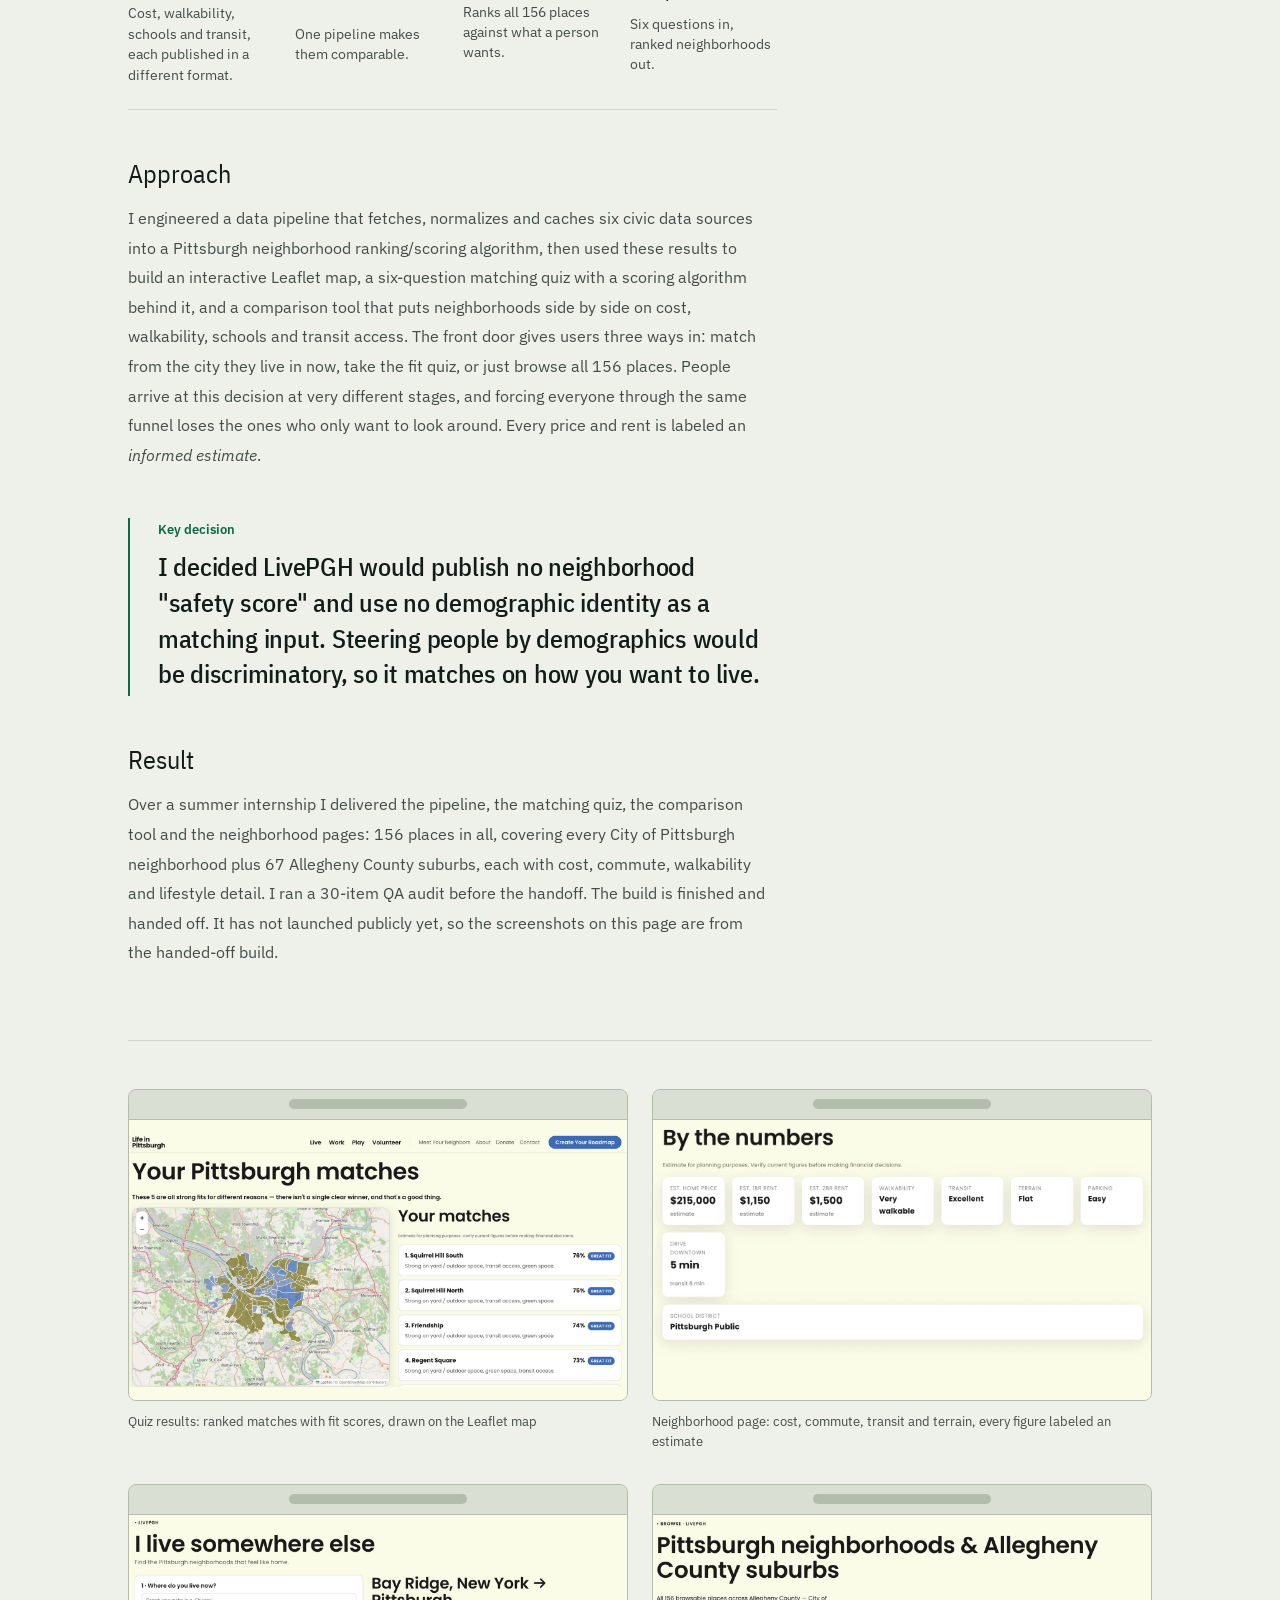
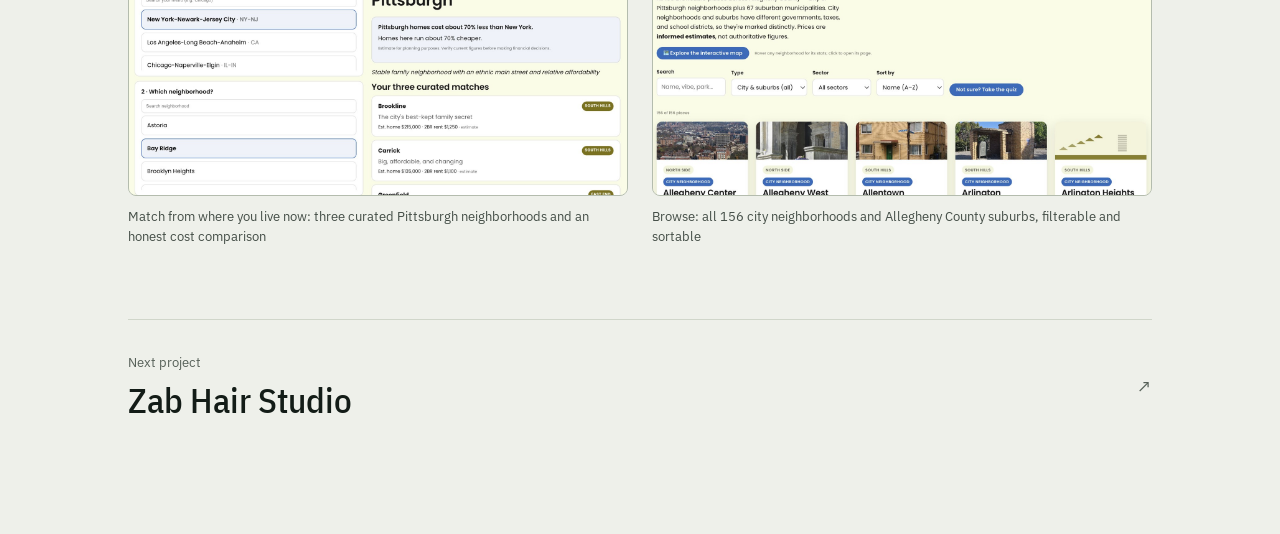
<file: projects/livepgh/index.html>
<!DOCTYPE html>
<html lang="en" data-project="livepgh">
<head>
  <meta charset="UTF-8">
  <meta name="viewport" content="width=device-width, initial-scale=1.0">
  <!-- GENERATED by tools/build-pages.mjs from index.html + static/content.js. Do not edit; edit those and re-run. -->
  <base href="../../">

  <!-- SEO & Social
       Everything between META:START and META:END is swapped out per project
       by tools/build-pages.mjs, which writes projects/<slug>/index.html so
       each case study has a real URL with its own title and link preview.
       Preview images live in static/og/ (1200x630, the size LinkedIn,
       iMessage and Slack expect). -->
  <!-- META:START -->
  <title>LivePGH | Daniel Ho</title>
  <meta name="description" content="An interactive neighborhood-matching map for Pittsburgh, built at Pittsburgh Tomorrow on top of six normalized civic data sources.">
  <link rel="canonical" href="https://danielm-ho.github.io/portfolio/projects/livepgh/">
  <meta property="og:site_name" content="Daniel Ho">
  <meta property="og:title" content="LivePGH: Neighborhood Matching for Pittsburgh Residents">
  <meta property="og:description" content="An interactive neighborhood-matching map for Pittsburgh, built at Pittsburgh Tomorrow on top of six normalized civic data sources.">
  <meta property="og:image" content="https://danielm-ho.github.io/portfolio/static/og/og-livepgh.jpg">
  <meta property="og:image:width" content="1200">
  <meta property="og:image:height" content="630">
  <meta property="og:image:alt" content="LivePGH: Neighborhood Matching for Pittsburgh Residents">
  <meta property="og:url" content="https://danielm-ho.github.io/portfolio/projects/livepgh/">
  <meta property="og:type" content="article">
  <meta name="twitter:card" content="summary_large_image">
  <meta name="twitter:title" content="LivePGH: Neighborhood Matching for Pittsburgh Residents">
  <meta name="twitter:description" content="An interactive neighborhood-matching map for Pittsburgh, built at Pittsburgh Tomorrow on top of six normalized civic data sources.">
  <meta name="twitter:image" content="https://danielm-ho.github.io/portfolio/static/og/og-livepgh.jpg">
  <!-- META:END -->
  <meta name="theme-color" content="#eef0ea">

  <!-- Structured data for search engines -->
  <script type="application/ld+json">
  {
    "@context": "https://schema.org",
    "@type": "Person",
    "name": "Daniel Ho",
    "url": "https://danielm-ho.github.io/portfolio/",
    "jobTitle": "Student, Information Systems and Policy & Management",
    "affiliation": {
      "@type": "CollegeOrUniversity",
      "name": "Carnegie Mellon University"
    },
    "knowsAbout": ["Product Management", "Civic Technology", "Education Technology", "Data Analysis", "Python", "JavaScript", "SQL", "Java"],
    "email": "mailto:dmho@andrew.cmu.edu",
    "sameAs": [
      "https://linkedin.com/in/danielmho",
      "https://github.com/danielm-ho"
    ]
  }
  </script>

  <!-- ══════════════════════════════════════════
       FONTS — two families, and neither is Inter.

       DISPLAY → Orpheus Pro (Canada Type, 2011; after Walter Tiemann, 1928)
       Orpheus Pro is a commercial typeface. It is NOT free and cannot be
       served from Google Fonts. Two legitimate routes:

         1. Adobe Fonts (easiest if you have Creative Cloud) — Orpheus is in
            the library and cleared for web use with unlimited pageviews.
            Create a Web Project at fonts.adobe.com, then uncomment the line
            below and drop in your kit ID. Nothing else needs to change:
            'orpheus-pro' is already first in the --serif stack in style.css.

         2. A web licence direct from canadatype.com, which covers one
            named domain and ships woff2 files to self-host.

       Until one of those is in place the stack falls through to Cormorant,
       the closest free match — same small x-height, same very high stroke
       contrast, same fine tall ascenders and calligraphic italic. Cormorant
       (the display cut) is a noticeably more delicate face than the more
       common Cormorant Garamond.
  ══════════════════════════════════════════ -->
  <!-- <link rel="stylesheet" href="https://use.typekit.net/YOUR_KIT_ID.css"> -->

  <link rel="preconnect" href="https://fonts.googleapis.com">
  <link rel="preconnect" href="https://fonts.gstatic.com" crossorigin>
  <link href="https://fonts.googleapis.com/css2?family=IBM+Plex+Mono:wght@400;500&family=IBM+Plex+Sans:ital,wght@0,400;0,500;0,600;1,400&family=IBM+Plex+Sans+Condensed:wght@400;500;600&display=swap" rel="stylesheet">

  <!-- Styles -->
  <link rel="stylesheet" href="./static/style.css">

  <!-- Content (edit here) then behavior — order matters since script.js reads these -->
  <!-- blocking="render": the page's content is built by these scripts, so
       the first frame waits for them. That avoids a flash of empty page and
       lets the project transition start from a finished page. -->
  <script src="./static/content.js" defer blocking="render"></script>
  <script src="./static/pgh-map.js" defer blocking="render"></script>
  <script src="./static/script.js" defer blocking="render"></script>

  <link rel="icon" type="image/png" href="./favicon/favicon-96x96.png" sizes="96x96" />
  <!-- favicon.svg is deliberately not linked: it's a 1.2MB PNG wrapped in
       an SVG, and browsers that support SVG icons prefer it, so every
       visitor was downloading it. The 96px PNG + .ico cover every browser. -->
  <link rel="shortcut icon" href="./favicon/favicon.ico" />
  <link rel="apple-touch-icon" sizes="180x180" href="./favicon/apple-touch-icon.png" />
  <link rel="manifest" href="./favicon/site.webmanifest" />
</head>
<body>

<!-- Keyboard users shouldn't have to tab through the whole nav to reach content. -->
<a href="#main" class="skip-link">Skip to content</a>


<!-- ══════════════════════════════════════════
     NAVIGATION
══════════════════════════════════════════ -->
<nav class="site-nav" aria-label="Primary">
  <!-- Reading-progress hairline. Width is driven by scroll position in
       script.js; it sits on the nav's bottom border so it costs no layout. -->
  <div class="n-progress" id="n-progress" aria-hidden="true"></div>

  <!-- Wordmark only. A monogram chip in a tinted rounded square is the
       single most recognisable "generated portfolio" signature going, and
       the name set properly in the display face does the job better. -->
  <a href="#" class="n-logo" id="n-home">Daniel Ho</a>

  <div class="n-links">
    <a href="#work"       class="n-link n-hm" data-s="work">Work</a>
    <a href="#music"      class="n-link n-hm" data-s="music">Music</a>
    <a href="#about"      class="n-link n-hm" data-s="about">About</a>
    <a href="#experience" class="n-link n-hm" data-s="experience">Experience</a>
    <a href="#skills"     class="n-link n-hm" data-s="skills">Skills</a>
    <a href="#contact"    class="n-link n-hm" data-s="contact">Contact</a>
    <a href="./static/files/resume.pdf" class="n-link n-resume" target="_blank" rel="noopener noreferrer">Resume</a>

    <button class="n-burger" id="burger" aria-label="Open menu" aria-expanded="false">
      <span></span>
      <span></span>
      <span></span>
    </button>
  </div>
</nav>


<!-- ══════════════════════════════════════════
     MOBILE MENU OVERLAY
══════════════════════════════════════════ -->
<div id="mob-menu">
  <nav class="mob-links">
    <a class="mob-link" data-s="work"       href="#work">Work</a>
    <a class="mob-link" data-s="music"      href="#music">Music</a>
    <a class="mob-link" data-s="about"      href="#about">About</a>
    <a class="mob-link" data-s="experience" href="#experience">Experience</a>
    <a class="mob-link" data-s="skills"     href="#skills">Skills</a>
    <a class="mob-link" data-s="contact"    href="#contact">Contact</a>
  </nav>
  <div class="mob-resume-row">
    <a href="./static/files/resume.pdf" target="_blank" rel="noopener noreferrer" class="btn btn-fill">View resume</a>
    <a href="mailto:dmho@andrew.cmu.edu" class="btn btn-out">Email me</a>
  </div>
  <p class="mob-foot">Carnegie Mellon University, IS + Policy &amp; Management, 2029</p>
</div>


<!-- ══════════════════════════════════════════
     PAGE CONTAINER
══════════════════════════════════════════ -->
<div id="app">

  <!-- ════════════════════════════════════════
       HOME PAGE

       Section order: hero (who) → work (proof) → about (context) →
       experience (track record) → skills (keyword scan) → contact.
       Work comes first: on a phone it used to start four screens down.
  ════════════════════════════════════════ -->
  <div id="page-home" class="page">
    <main id="main">

    <!-- HERO -->
    <section id="hero-s">
      <div id="hero">
        <!-- The hero is a poster. The map of Pittsburgh's 90 neighborhoods is
             drawn large and runs off the right edge; the name is set across
             it at full width; the statement and the map's key sit under it.
             The map is built in script.js from static/pgh-map.js and
             CONTENT.hero.map. If that fails, the hero is the name and the
             statement on plain paper. -->
        <figure class="h-map"></figure>

        <!-- The map's legend line, set like the corner note on a survey sheet.
             Filled from CONTENT.hero.map.meta in script.js. -->
        <p class="hero-meta"></p>

        <h1 class="h-name">Daniel Ho</h1>

        <div class="hero-row">
          <div class="hero-copy">
            <div class="h-say">
              <img class="h-face" src="./static/files/headshot-hero.webp" width="480" height="600" alt="Daniel Ho, smiling, in a Carnegie Mellon hoodie">
              <!-- Statement and description are set from CONTENT.hero in script.js -->
              <p class="h-lede"></p>
            </div>
            <p class="h-desc"></p>
            <div class="h-cta">
              <a href="./static/files/resume.pdf" target="_blank" rel="noopener noreferrer" class="btn btn-fill">View resume</a>
              <a href="#" class="btn btn-out" data-s="work">See the work</a>
            </div>
          </div>

          <!-- What the map shows: its title, the four matches, and the name
               of whichever neighborhood is under the pointer. -->
          <div class="h-key"></div>
        </div>

        <!-- Proof figures. Filled by CONTENT.hero.proof in script.js. -->
        <div class="h-proof"></div>
      </div>
    </section>

    <!-- SELECTED WORK -->
    <section id="work" class="sec">
      <div class="w">
        <header class="sec-hd rv">
          <h2 class="sec-title">Selected Work</h2>
        </header>
        <!-- Cards filled by PROJECTS in script.js (thumb + cardDesc + resultStat + cardTags) -->
        <div class="proj-grid"></div>
      </div>
    </section>

    <!-- MUSIC
         A full-width band: the Rose Ball photo edge to edge with the band's
         name over it. Everything here is filled from CONTENT.music in
         script.js; if that is missing the section is removed. -->
    <section id="music" class="music-band" aria-labelledby="music-title">
      <div class="mb-media"></div>
      <div class="mb-inner">
        <h2 class="mb-title" id="music-title"></h2>
        <p class="mb-lede"></p>
        <p class="mb-body"></p>
        <div class="mb-foot">
          <div class="mb-stat"></div>
          <div class="mb-actions"></div>
        </div>
      </div>
    </section>

    <!-- ABOUT -->
    <section id="about" class="sec">
      <div class="w">
        <header class="sec-hd rv">
          <h2 class="sec-title">About</h2>
        </header>

        <div class="ab-g">
          <div class="ab-main">
            <!-- Bio filled by CONTENT.about.bio in script.js -->
            <div class="ab-body rv"></div>

            <!-- "Right now" — CONTENT.currently, folded in here rather than
                 living as its own section. It's context, not evidence, so it
                 belongs alongside the bio instead of interrupting the scan. -->
            <div class="ab-now rv d1">
              <h3 class="ab-sub">Right now</h3>
              <p class="cur-lead"></p>
              <div class="cur-list"></div>
            </div>

            <!-- CONTENT.about.interests -->
            <div class="ab-interests rv d1">
              <h3 class="ab-sub">Outside of work</h3>
              <p class="int-items"></p>
            </div>
          </div>

          <aside class="ab-rail rv d1">
            <!-- Photo — update src here if headshot changes.
                 If the image fails to load, onerror hides it and reveals
                 the .ph-mono monogram fallback instead of a broken-image icon. -->
            <figure class="ab-photo">
              <div class="photo-frame">
                <img src="./static/files/portrait-blazer.webp" alt="Daniel Ho in a navy blazer, leaning against a stone archway" width="660" height="880" loading="lazy"
                     onerror="this.style.display='none';this.closest('.photo-frame').classList.add('ph-fallback');">
                <span class="ph-mono" aria-hidden="true">Daniel Ho</span>
              </div>
            </figure>

            <!-- Facts (CONTENT.about.facts) + Honors (CONTENT.honors), filled in script.js -->
            <div class="ab-facts"></div>
            <div class="ab-honors"></div>
          </aside>
        </div>
      </div>
    </section>

    <!-- EXPERIENCE -->
    <section id="experience" class="sec">
      <div class="w">
        <header class="sec-hd rv">
          <h2 class="sec-title">Experience</h2>
        </header>
        <!-- Rows filled by CONTENT.experience in script.js -->
        <div class="exp-list"></div>
      </div>
    </section>

    <!-- SKILLS -->
    <section id="skills" class="sec">
      <div class="w">
        <header class="sec-hd rv">
          <h2 class="sec-title">Skills</h2>
        </header>
        <!-- Columns filled by CONTENT.skills in script.js -->
        <div class="sk-g rv"></div>
      </div>
    </section>

    <!-- CONTACT
         Four destinations given identical weight — a recruiter arriving
         here already knows which one they want, and ranking them just
         adds a decision. Each cell carries its own handle so the
         destination is legible before the click.
         Values are driven from SITE in script.js (data-site-* below). -->
    <section id="contact" class="sec">
      <div class="w">
        <header class="sec-hd rv">
          <h2 class="sec-title">Contact</h2>
          <!-- Sub text filled by CONTENT.contact.sub in script.js -->
          <p class="sec-sub ct-sub"></p>
        </header>

        <div class="ct-grid rv d1">
          <a class="ct-cell" href="mailto:dmho@andrew.cmu.edu" data-site-link="email">
            <span class="ct-cell-l">Email</span>
            <span class="ct-cell-v">dmho@andrew.cmu.edu</span>
            <span class="ct-cell-arr" aria-hidden="true">↗</span>
          </a>
          <a class="ct-cell" href="./static/files/resume.pdf" target="_blank" rel="noopener noreferrer" data-site-link="resume">
            <span class="ct-cell-l">Resume</span>
            <span class="ct-cell-v">PDF</span>
            <span class="ct-cell-arr" aria-hidden="true">↗</span>
          </a>
          <a class="ct-cell" href="https://linkedin.com/in/danielmho" target="_blank" rel="noopener noreferrer" data-site-link="linkedin">
            <span class="ct-cell-l">LinkedIn</span>
            <span class="ct-cell-v">/in/danielmho</span>
            <span class="ct-cell-arr" aria-hidden="true">↗</span>
          </a>
          <a class="ct-cell" href="https://github.com/danielm-ho" target="_blank" rel="noopener noreferrer" data-site-link="github">
            <span class="ct-cell-l">GitHub</span>
            <span class="ct-cell-v">@danielm-ho</span>
            <span class="ct-cell-arr" aria-hidden="true">↗</span>
          </a>
        </div>

        <!-- Plain-text copy as a secondary affordance: a mailto: opens
             whatever the OS thinks the mail client is, which on a managed
             machine is often nothing at all. -->
        <p class="ct-extra rv d2">
          <button type="button" class="ct-copy" id="ct-copy" data-mail="dmho@andrew.cmu.edu">Copy email address</button>
        </p>
      </div>
    </section>

    </main>

    <!-- FOOTER -->
    <footer>
      <span class="ft-name">Daniel Ho, Carnegie Mellon University</span>
      <span class="ft-program">IS + Policy &amp; Management, 2029</span>
      <!-- The neighborhood outlines are CC BY data, so they are credited. -->
      <span class="ft-credit">Map outlines: City of Pittsburgh neighborhood boundaries, via the
        <a href="https://data.wprdc.org/dataset/neighborhoods2" target="_blank" rel="noopener noreferrer">Western Pennsylvania Regional Data Center</a> (CC BY).</span>
    </footer>

  </div><!-- /page-home -->


  <!-- ════════════════════════════════════════
       PROJECT DETAIL PAGE
       Populated dynamically by script.js
  ════════════════════════════════════════ -->
  <div id="page-project" class="page"></div>

</div><!-- /app -->

<!-- One shared viewer for anything that opens over the page (the reel on
     the homepage; enlarged screenshots on case-study pages). A native
     <dialog>, so Escape, focus trapping and focus return come for free. -->
<dialog id="dlg" class="dlg" aria-label="Viewer">
  <button type="button" class="dlg-close" id="dlg-close">Close</button>
  <div class="dlg-body" id="dlg-body"></div>
</dialog>

</body>
</html>
</file>
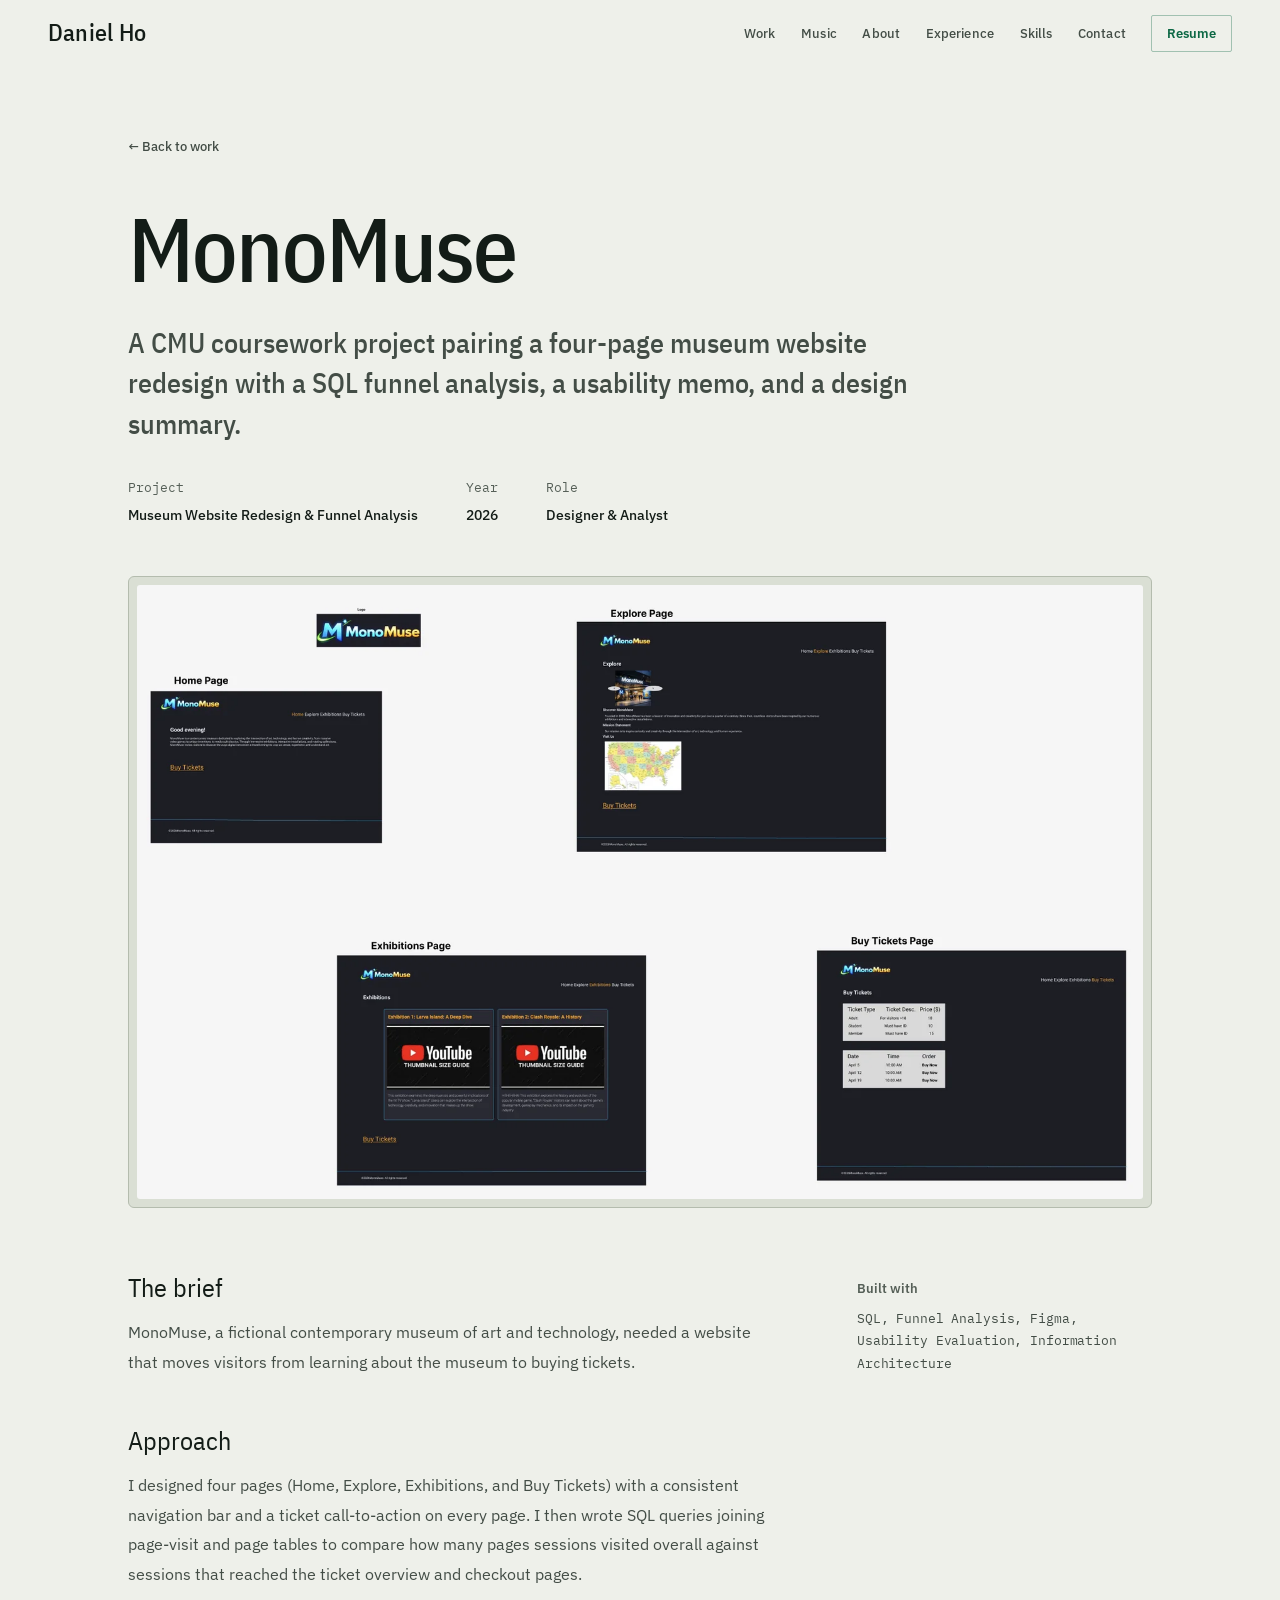
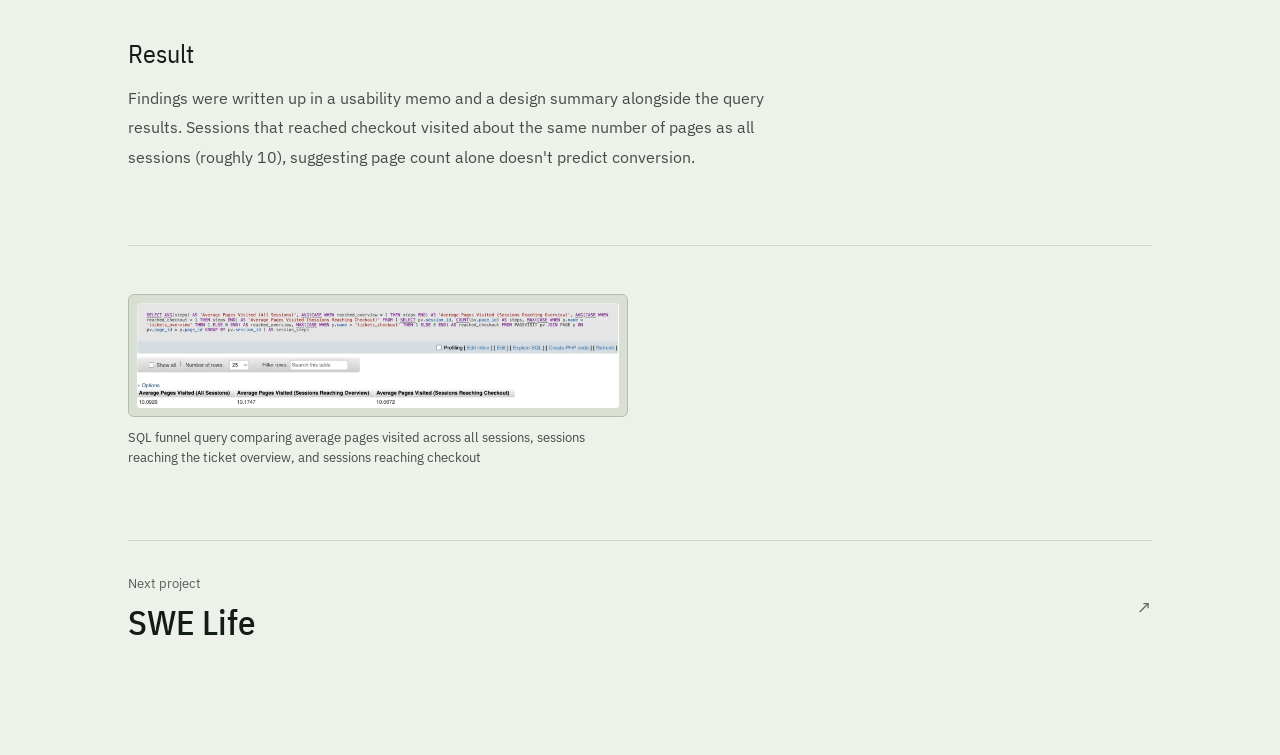
<file: projects/monomuse/index.html>
<!DOCTYPE html>
<html lang="en" data-project="monomuse">
<head>
  <meta charset="UTF-8">
  <meta name="viewport" content="width=device-width, initial-scale=1.0">
  <!-- GENERATED by tools/build-pages.mjs from index.html + static/content.js. Do not edit; edit those and re-run. -->
  <base href="../../">

  <!-- SEO & Social
       Everything between META:START and META:END is swapped out per project
       by tools/build-pages.mjs, which writes projects/<slug>/index.html so
       each case study has a real URL with its own title and link preview.
       Preview images live in static/og/ (1200x630, the size LinkedIn,
       iMessage and Slack expect). -->
  <!-- META:START -->
  <title>MonoMuse | Daniel Ho</title>
  <meta name="description" content="A CMU coursework project pairing a four-page museum website redesign with a SQL funnel analysis, a usability memo, and a design summary.">
  <link rel="canonical" href="https://danielm-ho.github.io/portfolio/projects/monomuse/">
  <meta property="og:site_name" content="Daniel Ho">
  <meta property="og:title" content="MonoMuse: Museum Website Redesign &amp; Funnel Analysis">
  <meta property="og:description" content="A CMU coursework project pairing a four-page museum website redesign with a SQL funnel analysis, a usability memo, and a design summary.">
  <meta property="og:image" content="https://danielm-ho.github.io/portfolio/static/og/og-monomuse.jpg">
  <meta property="og:image:width" content="1200">
  <meta property="og:image:height" content="630">
  <meta property="og:image:alt" content="MonoMuse: Museum Website Redesign &amp; Funnel Analysis">
  <meta property="og:url" content="https://danielm-ho.github.io/portfolio/projects/monomuse/">
  <meta property="og:type" content="article">
  <meta name="twitter:card" content="summary_large_image">
  <meta name="twitter:title" content="MonoMuse: Museum Website Redesign &amp; Funnel Analysis">
  <meta name="twitter:description" content="A CMU coursework project pairing a four-page museum website redesign with a SQL funnel analysis, a usability memo, and a design summary.">
  <meta name="twitter:image" content="https://danielm-ho.github.io/portfolio/static/og/og-monomuse.jpg">
  <!-- META:END -->
  <meta name="theme-color" content="#eef0ea">

  <!-- Structured data for search engines -->
  <script type="application/ld+json">
  {
    "@context": "https://schema.org",
    "@type": "Person",
    "name": "Daniel Ho",
    "url": "https://danielm-ho.github.io/portfolio/",
    "jobTitle": "Student, Information Systems and Policy & Management",
    "affiliation": {
      "@type": "CollegeOrUniversity",
      "name": "Carnegie Mellon University"
    },
    "knowsAbout": ["Product Management", "Civic Technology", "Education Technology", "Data Analysis", "Python", "JavaScript", "SQL", "Java"],
    "email": "mailto:dmho@andrew.cmu.edu",
    "sameAs": [
      "https://linkedin.com/in/danielmho",
      "https://github.com/danielm-ho"
    ]
  }
  </script>

  <!-- ══════════════════════════════════════════
       FONTS — two families, and neither is Inter.

       DISPLAY → Orpheus Pro (Canada Type, 2011; after Walter Tiemann, 1928)
       Orpheus Pro is a commercial typeface. It is NOT free and cannot be
       served from Google Fonts. Two legitimate routes:

         1. Adobe Fonts (easiest if you have Creative Cloud) — Orpheus is in
            the library and cleared for web use with unlimited pageviews.
            Create a Web Project at fonts.adobe.com, then uncomment the line
            below and drop in your kit ID. Nothing else needs to change:
            'orpheus-pro' is already first in the --serif stack in style.css.

         2. A web licence direct from canadatype.com, which covers one
            named domain and ships woff2 files to self-host.

       Until one of those is in place the stack falls through to Cormorant,
       the closest free match — same small x-height, same very high stroke
       contrast, same fine tall ascenders and calligraphic italic. Cormorant
       (the display cut) is a noticeably more delicate face than the more
       common Cormorant Garamond.
  ══════════════════════════════════════════ -->
  <!-- <link rel="stylesheet" href="https://use.typekit.net/YOUR_KIT_ID.css"> -->

  <link rel="preconnect" href="https://fonts.googleapis.com">
  <link rel="preconnect" href="https://fonts.gstatic.com" crossorigin>
  <link href="https://fonts.googleapis.com/css2?family=IBM+Plex+Mono:wght@400;500&family=IBM+Plex+Sans:ital,wght@0,400;0,500;0,600;1,400&family=IBM+Plex+Sans+Condensed:wght@400;500;600&display=swap" rel="stylesheet">

  <!-- Styles -->
  <link rel="stylesheet" href="./static/style.css">

  <!-- Content (edit here) then behavior — order matters since script.js reads these -->
  <!-- blocking="render": the page's content is built by these scripts, so
       the first frame waits for them. That avoids a flash of empty page and
       lets the project transition start from a finished page. -->
  <script src="./static/content.js" defer blocking="render"></script>
  <script src="./static/pgh-map.js" defer blocking="render"></script>
  <script src="./static/script.js" defer blocking="render"></script>

  <link rel="icon" type="image/png" href="./favicon/favicon-96x96.png" sizes="96x96" />
  <!-- favicon.svg is deliberately not linked: it's a 1.2MB PNG wrapped in
       an SVG, and browsers that support SVG icons prefer it, so every
       visitor was downloading it. The 96px PNG + .ico cover every browser. -->
  <link rel="shortcut icon" href="./favicon/favicon.ico" />
  <link rel="apple-touch-icon" sizes="180x180" href="./favicon/apple-touch-icon.png" />
  <link rel="manifest" href="./favicon/site.webmanifest" />
</head>
<body>

<!-- Keyboard users shouldn't have to tab through the whole nav to reach content. -->
<a href="#main" class="skip-link">Skip to content</a>


<!-- ══════════════════════════════════════════
     NAVIGATION
══════════════════════════════════════════ -->
<nav class="site-nav" aria-label="Primary">
  <!-- Reading-progress hairline. Width is driven by scroll position in
       script.js; it sits on the nav's bottom border so it costs no layout. -->
  <div class="n-progress" id="n-progress" aria-hidden="true"></div>

  <!-- Wordmark only. A monogram chip in a tinted rounded square is the
       single most recognisable "generated portfolio" signature going, and
       the name set properly in the display face does the job better. -->
  <a href="#" class="n-logo" id="n-home">Daniel Ho</a>

  <div class="n-links">
    <a href="#work"       class="n-link n-hm" data-s="work">Work</a>
    <a href="#music"      class="n-link n-hm" data-s="music">Music</a>
    <a href="#about"      class="n-link n-hm" data-s="about">About</a>
    <a href="#experience" class="n-link n-hm" data-s="experience">Experience</a>
    <a href="#skills"     class="n-link n-hm" data-s="skills">Skills</a>
    <a href="#contact"    class="n-link n-hm" data-s="contact">Contact</a>
    <a href="./static/files/resume.pdf" class="n-link n-resume" target="_blank" rel="noopener noreferrer">Resume</a>

    <button class="n-burger" id="burger" aria-label="Open menu" aria-expanded="false">
      <span></span>
      <span></span>
      <span></span>
    </button>
  </div>
</nav>


<!-- ══════════════════════════════════════════
     MOBILE MENU OVERLAY
══════════════════════════════════════════ -->
<div id="mob-menu">
  <nav class="mob-links">
    <a class="mob-link" data-s="work"       href="#work">Work</a>
    <a class="mob-link" data-s="music"      href="#music">Music</a>
    <a class="mob-link" data-s="about"      href="#about">About</a>
    <a class="mob-link" data-s="experience" href="#experience">Experience</a>
    <a class="mob-link" data-s="skills"     href="#skills">Skills</a>
    <a class="mob-link" data-s="contact"    href="#contact">Contact</a>
  </nav>
  <div class="mob-resume-row">
    <a href="./static/files/resume.pdf" target="_blank" rel="noopener noreferrer" class="btn btn-fill">View resume</a>
    <a href="mailto:dmho@andrew.cmu.edu" class="btn btn-out">Email me</a>
  </div>
  <p class="mob-foot">Carnegie Mellon University, IS + Policy &amp; Management, 2029</p>
</div>


<!-- ══════════════════════════════════════════
     PAGE CONTAINER
══════════════════════════════════════════ -->
<div id="app">

  <!-- ════════════════════════════════════════
       HOME PAGE

       Section order: hero (who) → work (proof) → about (context) →
       experience (track record) → skills (keyword scan) → contact.
       Work comes first: on a phone it used to start four screens down.
  ════════════════════════════════════════ -->
  <div id="page-home" class="page">
    <main id="main">

    <!-- HERO -->
    <section id="hero-s">
      <div id="hero">
        <!-- The hero is a poster. The map of Pittsburgh's 90 neighborhoods is
             drawn large and runs off the right edge; the name is set across
             it at full width; the statement and the map's key sit under it.
             The map is built in script.js from static/pgh-map.js and
             CONTENT.hero.map. If that fails, the hero is the name and the
             statement on plain paper. -->
        <figure class="h-map"></figure>

        <!-- The map's legend line, set like the corner note on a survey sheet.
             Filled from CONTENT.hero.map.meta in script.js. -->
        <p class="hero-meta"></p>

        <h1 class="h-name">Daniel Ho</h1>

        <div class="hero-row">
          <div class="hero-copy">
            <div class="h-say">
              <img class="h-face" src="./static/files/headshot-hero.webp" width="480" height="600" alt="Daniel Ho, smiling, in a Carnegie Mellon hoodie">
              <!-- Statement and description are set from CONTENT.hero in script.js -->
              <p class="h-lede"></p>
            </div>
            <p class="h-desc"></p>
            <div class="h-cta">
              <a href="./static/files/resume.pdf" target="_blank" rel="noopener noreferrer" class="btn btn-fill">View resume</a>
              <a href="#" class="btn btn-out" data-s="work">See the work</a>
            </div>
          </div>

          <!-- What the map shows: its title, the four matches, and the name
               of whichever neighborhood is under the pointer. -->
          <div class="h-key"></div>
        </div>

        <!-- Proof figures. Filled by CONTENT.hero.proof in script.js. -->
        <div class="h-proof"></div>
      </div>
    </section>

    <!-- SELECTED WORK -->
    <section id="work" class="sec">
      <div class="w">
        <header class="sec-hd rv">
          <h2 class="sec-title">Selected Work</h2>
        </header>
        <!-- Cards filled by PROJECTS in script.js (thumb + cardDesc + resultStat + cardTags) -->
        <div class="proj-grid"></div>
      </div>
    </section>

    <!-- MUSIC
         A full-width band: the Rose Ball photo edge to edge with the band's
         name over it. Everything here is filled from CONTENT.music in
         script.js; if that is missing the section is removed. -->
    <section id="music" class="music-band" aria-labelledby="music-title">
      <div class="mb-media"></div>
      <div class="mb-inner">
        <h2 class="mb-title" id="music-title"></h2>
        <p class="mb-lede"></p>
        <p class="mb-body"></p>
        <div class="mb-foot">
          <div class="mb-stat"></div>
          <div class="mb-actions"></div>
        </div>
      </div>
    </section>

    <!-- ABOUT -->
    <section id="about" class="sec">
      <div class="w">
        <header class="sec-hd rv">
          <h2 class="sec-title">About</h2>
        </header>

        <div class="ab-g">
          <div class="ab-main">
            <!-- Bio filled by CONTENT.about.bio in script.js -->
            <div class="ab-body rv"></div>

            <!-- "Right now" — CONTENT.currently, folded in here rather than
                 living as its own section. It's context, not evidence, so it
                 belongs alongside the bio instead of interrupting the scan. -->
            <div class="ab-now rv d1">
              <h3 class="ab-sub">Right now</h3>
              <p class="cur-lead"></p>
              <div class="cur-list"></div>
            </div>

            <!-- CONTENT.about.interests -->
            <div class="ab-interests rv d1">
              <h3 class="ab-sub">Outside of work</h3>
              <p class="int-items"></p>
            </div>
          </div>

          <aside class="ab-rail rv d1">
            <!-- Photo — update src here if headshot changes.
                 If the image fails to load, onerror hides it and reveals
                 the .ph-mono monogram fallback instead of a broken-image icon. -->
            <figure class="ab-photo">
              <div class="photo-frame">
                <img src="./static/files/portrait-blazer.webp" alt="Daniel Ho in a navy blazer, leaning against a stone archway" width="660" height="880" loading="lazy"
                     onerror="this.style.display='none';this.closest('.photo-frame').classList.add('ph-fallback');">
                <span class="ph-mono" aria-hidden="true">Daniel Ho</span>
              </div>
            </figure>

            <!-- Facts (CONTENT.about.facts) + Honors (CONTENT.honors), filled in script.js -->
            <div class="ab-facts"></div>
            <div class="ab-honors"></div>
          </aside>
        </div>
      </div>
    </section>

    <!-- EXPERIENCE -->
    <section id="experience" class="sec">
      <div class="w">
        <header class="sec-hd rv">
          <h2 class="sec-title">Experience</h2>
        </header>
        <!-- Rows filled by CONTENT.experience in script.js -->
        <div class="exp-list"></div>
      </div>
    </section>

    <!-- SKILLS -->
    <section id="skills" class="sec">
      <div class="w">
        <header class="sec-hd rv">
          <h2 class="sec-title">Skills</h2>
        </header>
        <!-- Columns filled by CONTENT.skills in script.js -->
        <div class="sk-g rv"></div>
      </div>
    </section>

    <!-- CONTACT
         Four destinations given identical weight — a recruiter arriving
         here already knows which one they want, and ranking them just
         adds a decision. Each cell carries its own handle so the
         destination is legible before the click.
         Values are driven from SITE in script.js (data-site-* below). -->
    <section id="contact" class="sec">
      <div class="w">
        <header class="sec-hd rv">
          <h2 class="sec-title">Contact</h2>
          <!-- Sub text filled by CONTENT.contact.sub in script.js -->
          <p class="sec-sub ct-sub"></p>
        </header>

        <div class="ct-grid rv d1">
          <a class="ct-cell" href="mailto:dmho@andrew.cmu.edu" data-site-link="email">
            <span class="ct-cell-l">Email</span>
            <span class="ct-cell-v">dmho@andrew.cmu.edu</span>
            <span class="ct-cell-arr" aria-hidden="true">↗</span>
          </a>
          <a class="ct-cell" href="./static/files/resume.pdf" target="_blank" rel="noopener noreferrer" data-site-link="resume">
            <span class="ct-cell-l">Resume</span>
            <span class="ct-cell-v">PDF</span>
            <span class="ct-cell-arr" aria-hidden="true">↗</span>
          </a>
          <a class="ct-cell" href="https://linkedin.com/in/danielmho" target="_blank" rel="noopener noreferrer" data-site-link="linkedin">
            <span class="ct-cell-l">LinkedIn</span>
            <span class="ct-cell-v">/in/danielmho</span>
            <span class="ct-cell-arr" aria-hidden="true">↗</span>
          </a>
          <a class="ct-cell" href="https://github.com/danielm-ho" target="_blank" rel="noopener noreferrer" data-site-link="github">
            <span class="ct-cell-l">GitHub</span>
            <span class="ct-cell-v">@danielm-ho</span>
            <span class="ct-cell-arr" aria-hidden="true">↗</span>
          </a>
        </div>

        <!-- Plain-text copy as a secondary affordance: a mailto: opens
             whatever the OS thinks the mail client is, which on a managed
             machine is often nothing at all. -->
        <p class="ct-extra rv d2">
          <button type="button" class="ct-copy" id="ct-copy" data-mail="dmho@andrew.cmu.edu">Copy email address</button>
        </p>
      </div>
    </section>

    </main>

    <!-- FOOTER -->
    <footer>
      <span class="ft-name">Daniel Ho, Carnegie Mellon University</span>
      <span class="ft-program">IS + Policy &amp; Management, 2029</span>
      <!-- The neighborhood outlines are CC BY data, so they are credited. -->
      <span class="ft-credit">Map outlines: City of Pittsburgh neighborhood boundaries, via the
        <a href="https://data.wprdc.org/dataset/neighborhoods2" target="_blank" rel="noopener noreferrer">Western Pennsylvania Regional Data Center</a> (CC BY).</span>
    </footer>

  </div><!-- /page-home -->


  <!-- ════════════════════════════════════════
       PROJECT DETAIL PAGE
       Populated dynamically by script.js
  ════════════════════════════════════════ -->
  <div id="page-project" class="page"></div>

</div><!-- /app -->

<!-- One shared viewer for anything that opens over the page (the reel on
     the homepage; enlarged screenshots on case-study pages). A native
     <dialog>, so Escape, focus trapping and focus return come for free. -->
<dialog id="dlg" class="dlg" aria-label="Viewer">
  <button type="button" class="dlg-close" id="dlg-close">Close</button>
  <div class="dlg-body" id="dlg-body"></div>
</dialog>

</body>
</html>
</file>
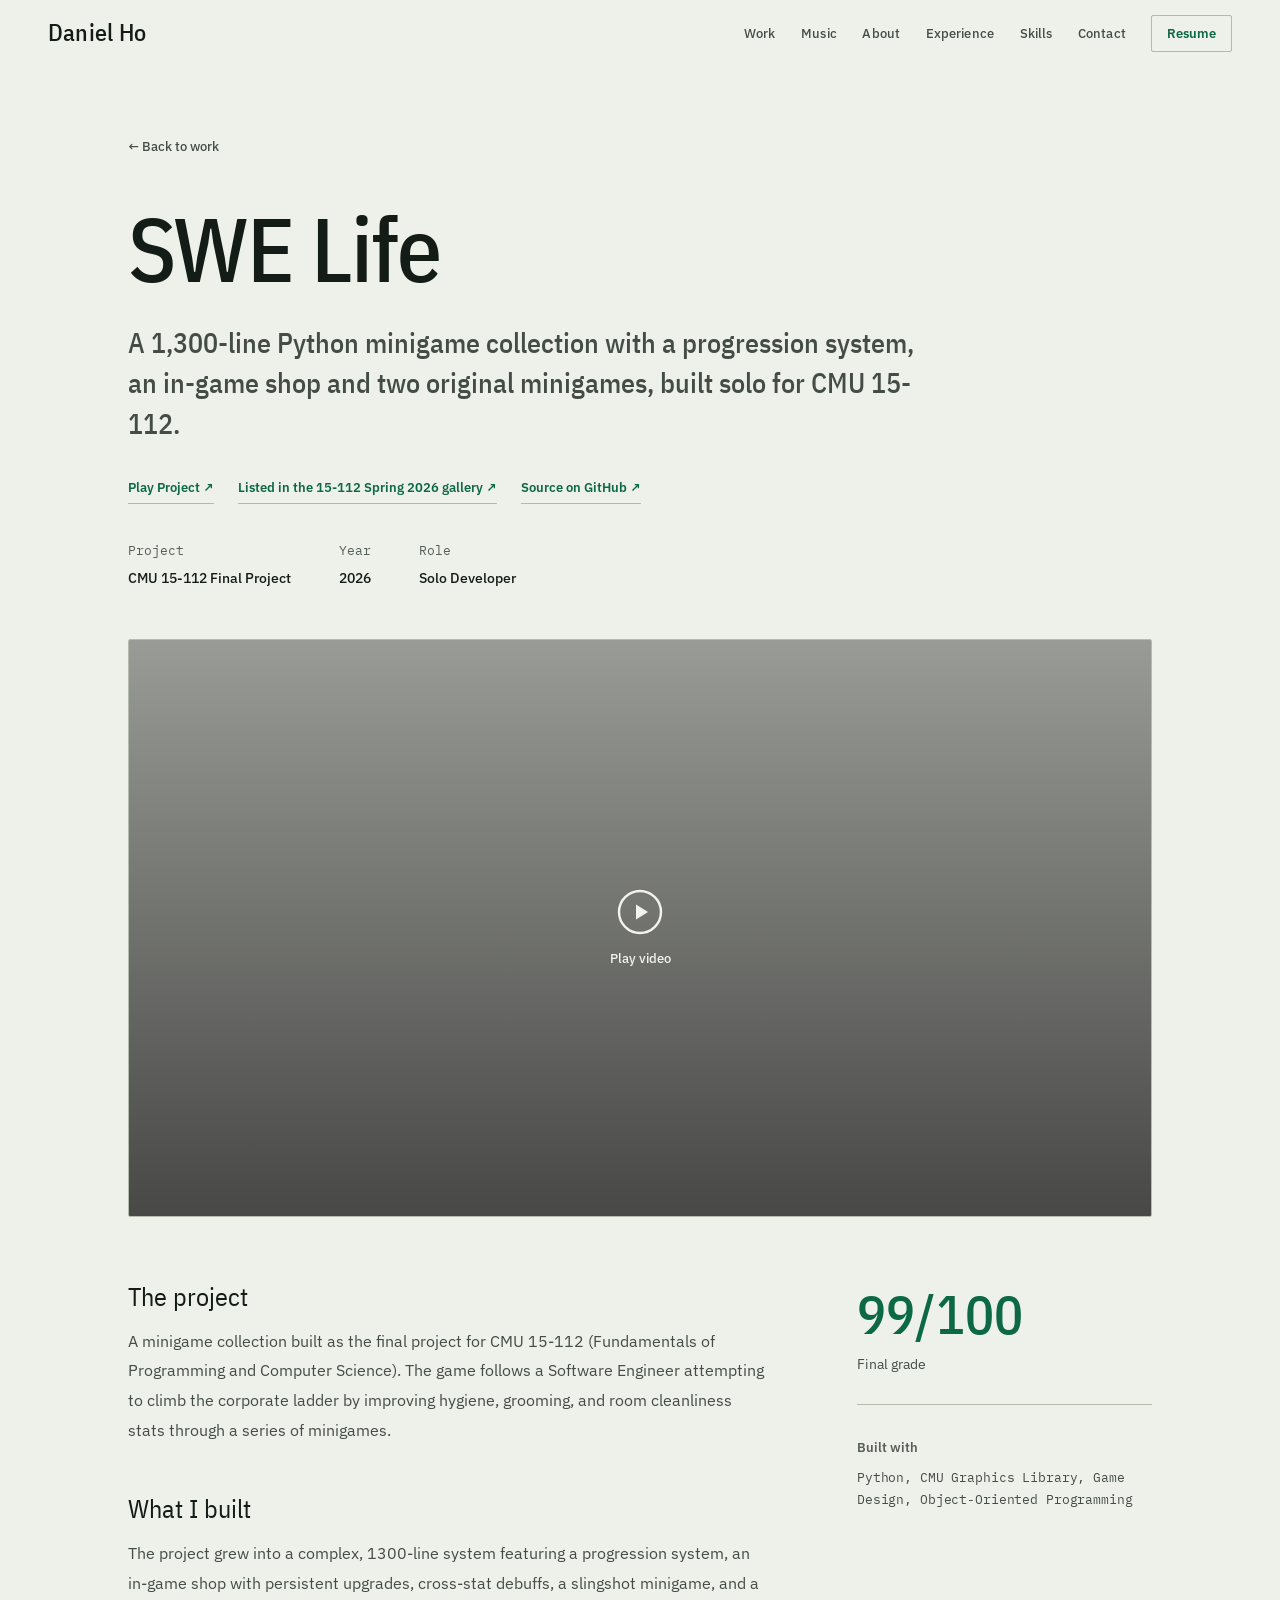
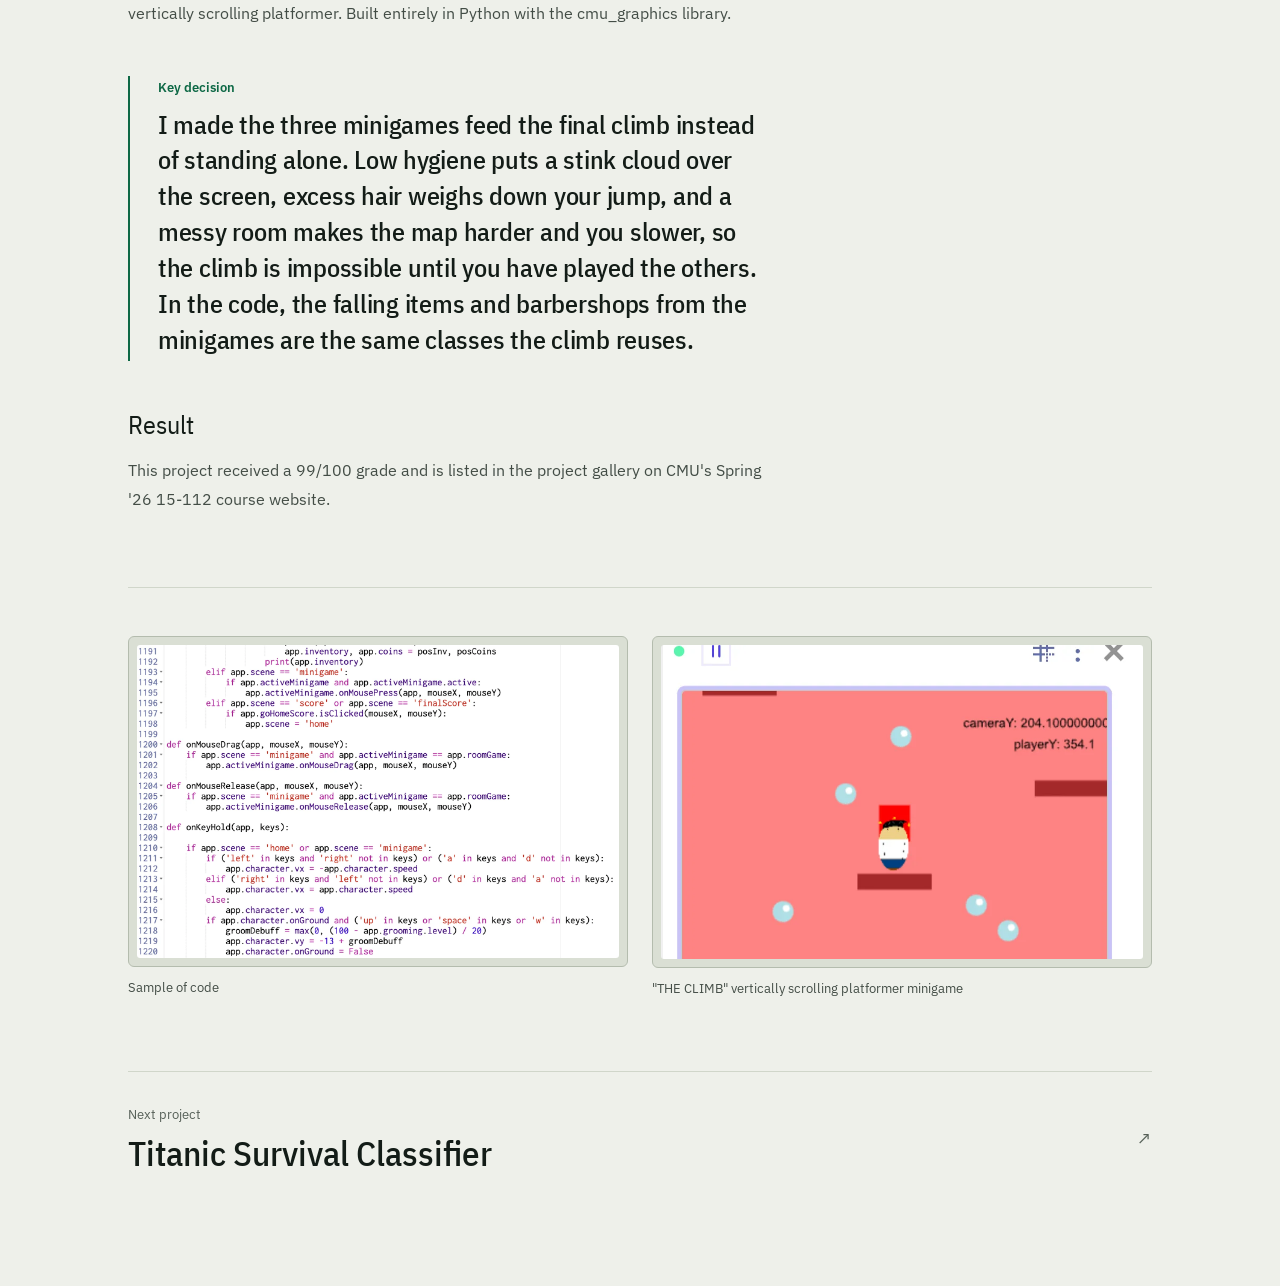
<file: projects/swe-life/index.html>
<!DOCTYPE html>
<html lang="en" data-project="swe-life">
<head>
  <meta charset="UTF-8">
  <meta name="viewport" content="width=device-width, initial-scale=1.0">
  <!-- GENERATED by tools/build-pages.mjs from index.html + static/content.js. Do not edit; edit those and re-run. -->
  <base href="../../">

  <!-- SEO & Social
       Everything between META:START and META:END is swapped out per project
       by tools/build-pages.mjs, which writes projects/<slug>/index.html so
       each case study has a real URL with its own title and link preview.
       Preview images live in static/og/ (1200x630, the size LinkedIn,
       iMessage and Slack expect). -->
  <!-- META:START -->
  <title>SWE Life | Daniel Ho</title>
  <meta name="description" content="A 1,300-line Python minigame collection with a progression system, an in-game shop and two original minigames, built solo for CMU 15-112.">
  <link rel="canonical" href="https://danielm-ho.github.io/portfolio/projects/swe-life/">
  <meta property="og:site_name" content="Daniel Ho">
  <meta property="og:title" content="SWE Life: CMU 15-112 Final Project">
  <meta property="og:description" content="A 1,300-line Python minigame collection with a progression system, an in-game shop and two original minigames, built solo for CMU 15-112.">
  <meta property="og:image" content="https://danielm-ho.github.io/portfolio/static/og/og-swe-life.jpg">
  <meta property="og:image:width" content="1200">
  <meta property="og:image:height" content="630">
  <meta property="og:image:alt" content="SWE Life: CMU 15-112 Final Project">
  <meta property="og:url" content="https://danielm-ho.github.io/portfolio/projects/swe-life/">
  <meta property="og:type" content="article">
  <meta name="twitter:card" content="summary_large_image">
  <meta name="twitter:title" content="SWE Life: CMU 15-112 Final Project">
  <meta name="twitter:description" content="A 1,300-line Python minigame collection with a progression system, an in-game shop and two original minigames, built solo for CMU 15-112.">
  <meta name="twitter:image" content="https://danielm-ho.github.io/portfolio/static/og/og-swe-life.jpg">
  <!-- META:END -->
  <meta name="theme-color" content="#eef0ea">

  <!-- Structured data for search engines -->
  <script type="application/ld+json">
  {
    "@context": "https://schema.org",
    "@type": "Person",
    "name": "Daniel Ho",
    "url": "https://danielm-ho.github.io/portfolio/",
    "jobTitle": "Student, Information Systems and Policy & Management",
    "affiliation": {
      "@type": "CollegeOrUniversity",
      "name": "Carnegie Mellon University"
    },
    "knowsAbout": ["Product Management", "Civic Technology", "Education Technology", "Data Analysis", "Python", "JavaScript", "SQL", "Java"],
    "email": "mailto:dmho@andrew.cmu.edu",
    "sameAs": [
      "https://linkedin.com/in/danielmho",
      "https://github.com/danielm-ho"
    ]
  }
  </script>

  <!-- ══════════════════════════════════════════
       FONTS — two families, and neither is Inter.

       DISPLAY → Orpheus Pro (Canada Type, 2011; after Walter Tiemann, 1928)
       Orpheus Pro is a commercial typeface. It is NOT free and cannot be
       served from Google Fonts. Two legitimate routes:

         1. Adobe Fonts (easiest if you have Creative Cloud) — Orpheus is in
            the library and cleared for web use with unlimited pageviews.
            Create a Web Project at fonts.adobe.com, then uncomment the line
            below and drop in your kit ID. Nothing else needs to change:
            'orpheus-pro' is already first in the --serif stack in style.css.

         2. A web licence direct from canadatype.com, which covers one
            named domain and ships woff2 files to self-host.

       Until one of those is in place the stack falls through to Cormorant,
       the closest free match — same small x-height, same very high stroke
       contrast, same fine tall ascenders and calligraphic italic. Cormorant
       (the display cut) is a noticeably more delicate face than the more
       common Cormorant Garamond.
  ══════════════════════════════════════════ -->
  <!-- <link rel="stylesheet" href="https://use.typekit.net/YOUR_KIT_ID.css"> -->

  <link rel="preconnect" href="https://fonts.googleapis.com">
  <link rel="preconnect" href="https://fonts.gstatic.com" crossorigin>
  <link href="https://fonts.googleapis.com/css2?family=IBM+Plex+Mono:wght@400;500&family=IBM+Plex+Sans:ital,wght@0,400;0,500;0,600;1,400&family=IBM+Plex+Sans+Condensed:wght@400;500;600&display=swap" rel="stylesheet">

  <!-- Styles -->
  <link rel="stylesheet" href="./static/style.css">

  <!-- Content (edit here) then behavior — order matters since script.js reads these -->
  <!-- blocking="render": the page's content is built by these scripts, so
       the first frame waits for them. That avoids a flash of empty page and
       lets the project transition start from a finished page. -->
  <script src="./static/content.js" defer blocking="render"></script>
  <script src="./static/pgh-map.js" defer blocking="render"></script>
  <script src="./static/script.js" defer blocking="render"></script>

  <link rel="icon" type="image/png" href="./favicon/favicon-96x96.png" sizes="96x96" />
  <!-- favicon.svg is deliberately not linked: it's a 1.2MB PNG wrapped in
       an SVG, and browsers that support SVG icons prefer it, so every
       visitor was downloading it. The 96px PNG + .ico cover every browser. -->
  <link rel="shortcut icon" href="./favicon/favicon.ico" />
  <link rel="apple-touch-icon" sizes="180x180" href="./favicon/apple-touch-icon.png" />
  <link rel="manifest" href="./favicon/site.webmanifest" />
</head>
<body>

<!-- Keyboard users shouldn't have to tab through the whole nav to reach content. -->
<a href="#main" class="skip-link">Skip to content</a>


<!-- ══════════════════════════════════════════
     NAVIGATION
══════════════════════════════════════════ -->
<nav class="site-nav" aria-label="Primary">
  <!-- Reading-progress hairline. Width is driven by scroll position in
       script.js; it sits on the nav's bottom border so it costs no layout. -->
  <div class="n-progress" id="n-progress" aria-hidden="true"></div>

  <!-- Wordmark only. A monogram chip in a tinted rounded square is the
       single most recognisable "generated portfolio" signature going, and
       the name set properly in the display face does the job better. -->
  <a href="#" class="n-logo" id="n-home">Daniel Ho</a>

  <div class="n-links">
    <a href="#work"       class="n-link n-hm" data-s="work">Work</a>
    <a href="#music"      class="n-link n-hm" data-s="music">Music</a>
    <a href="#about"      class="n-link n-hm" data-s="about">About</a>
    <a href="#experience" class="n-link n-hm" data-s="experience">Experience</a>
    <a href="#skills"     class="n-link n-hm" data-s="skills">Skills</a>
    <a href="#contact"    class="n-link n-hm" data-s="contact">Contact</a>
    <a href="./static/files/resume.pdf" class="n-link n-resume" target="_blank" rel="noopener noreferrer">Resume</a>

    <button class="n-burger" id="burger" aria-label="Open menu" aria-expanded="false">
      <span></span>
      <span></span>
      <span></span>
    </button>
  </div>
</nav>


<!-- ══════════════════════════════════════════
     MOBILE MENU OVERLAY
══════════════════════════════════════════ -->
<div id="mob-menu">
  <nav class="mob-links">
    <a class="mob-link" data-s="work"       href="#work">Work</a>
    <a class="mob-link" data-s="music"      href="#music">Music</a>
    <a class="mob-link" data-s="about"      href="#about">About</a>
    <a class="mob-link" data-s="experience" href="#experience">Experience</a>
    <a class="mob-link" data-s="skills"     href="#skills">Skills</a>
    <a class="mob-link" data-s="contact"    href="#contact">Contact</a>
  </nav>
  <div class="mob-resume-row">
    <a href="./static/files/resume.pdf" target="_blank" rel="noopener noreferrer" class="btn btn-fill">View resume</a>
    <a href="mailto:dmho@andrew.cmu.edu" class="btn btn-out">Email me</a>
  </div>
  <p class="mob-foot">Carnegie Mellon University, IS + Policy &amp; Management, 2029</p>
</div>


<!-- ══════════════════════════════════════════
     PAGE CONTAINER
══════════════════════════════════════════ -->
<div id="app">

  <!-- ════════════════════════════════════════
       HOME PAGE

       Section order: hero (who) → work (proof) → about (context) →
       experience (track record) → skills (keyword scan) → contact.
       Work comes first: on a phone it used to start four screens down.
  ════════════════════════════════════════ -->
  <div id="page-home" class="page">
    <main id="main">

    <!-- HERO -->
    <section id="hero-s">
      <div id="hero">
        <!-- The hero is a poster. The map of Pittsburgh's 90 neighborhoods is
             drawn large and runs off the right edge; the name is set across
             it at full width; the statement and the map's key sit under it.
             The map is built in script.js from static/pgh-map.js and
             CONTENT.hero.map. If that fails, the hero is the name and the
             statement on plain paper. -->
        <figure class="h-map"></figure>

        <!-- The map's legend line, set like the corner note on a survey sheet.
             Filled from CONTENT.hero.map.meta in script.js. -->
        <p class="hero-meta"></p>

        <h1 class="h-name">Daniel Ho</h1>

        <div class="hero-row">
          <div class="hero-copy">
            <div class="h-say">
              <img class="h-face" src="./static/files/headshot-hero.webp" width="480" height="600" alt="Daniel Ho, smiling, in a Carnegie Mellon hoodie">
              <!-- Statement and description are set from CONTENT.hero in script.js -->
              <p class="h-lede"></p>
            </div>
            <p class="h-desc"></p>
            <div class="h-cta">
              <a href="./static/files/resume.pdf" target="_blank" rel="noopener noreferrer" class="btn btn-fill">View resume</a>
              <a href="#" class="btn btn-out" data-s="work">See the work</a>
            </div>
          </div>

          <!-- What the map shows: its title, the four matches, and the name
               of whichever neighborhood is under the pointer. -->
          <div class="h-key"></div>
        </div>

        <!-- Proof figures. Filled by CONTENT.hero.proof in script.js. -->
        <div class="h-proof"></div>
      </div>
    </section>

    <!-- SELECTED WORK -->
    <section id="work" class="sec">
      <div class="w">
        <header class="sec-hd rv">
          <h2 class="sec-title">Selected Work</h2>
        </header>
        <!-- Cards filled by PROJECTS in script.js (thumb + cardDesc + resultStat + cardTags) -->
        <div class="proj-grid"></div>
      </div>
    </section>

    <!-- MUSIC
         A full-width band: the Rose Ball photo edge to edge with the band's
         name over it. Everything here is filled from CONTENT.music in
         script.js; if that is missing the section is removed. -->
    <section id="music" class="music-band" aria-labelledby="music-title">
      <div class="mb-media"></div>
      <div class="mb-inner">
        <h2 class="mb-title" id="music-title"></h2>
        <p class="mb-lede"></p>
        <p class="mb-body"></p>
        <div class="mb-foot">
          <div class="mb-stat"></div>
          <div class="mb-actions"></div>
        </div>
      </div>
    </section>

    <!-- ABOUT -->
    <section id="about" class="sec">
      <div class="w">
        <header class="sec-hd rv">
          <h2 class="sec-title">About</h2>
        </header>

        <div class="ab-g">
          <div class="ab-main">
            <!-- Bio filled by CONTENT.about.bio in script.js -->
            <div class="ab-body rv"></div>

            <!-- "Right now" — CONTENT.currently, folded in here rather than
                 living as its own section. It's context, not evidence, so it
                 belongs alongside the bio instead of interrupting the scan. -->
            <div class="ab-now rv d1">
              <h3 class="ab-sub">Right now</h3>
              <p class="cur-lead"></p>
              <div class="cur-list"></div>
            </div>

            <!-- CONTENT.about.interests -->
            <div class="ab-interests rv d1">
              <h3 class="ab-sub">Outside of work</h3>
              <p class="int-items"></p>
            </div>
          </div>

          <aside class="ab-rail rv d1">
            <!-- Photo — update src here if headshot changes.
                 If the image fails to load, onerror hides it and reveals
                 the .ph-mono monogram fallback instead of a broken-image icon. -->
            <figure class="ab-photo">
              <div class="photo-frame">
                <img src="./static/files/portrait-blazer.webp" alt="Daniel Ho in a navy blazer, leaning against a stone archway" width="660" height="880" loading="lazy"
                     onerror="this.style.display='none';this.closest('.photo-frame').classList.add('ph-fallback');">
                <span class="ph-mono" aria-hidden="true">Daniel Ho</span>
              </div>
            </figure>

            <!-- Facts (CONTENT.about.facts) + Honors (CONTENT.honors), filled in script.js -->
            <div class="ab-facts"></div>
            <div class="ab-honors"></div>
          </aside>
        </div>
      </div>
    </section>

    <!-- EXPERIENCE -->
    <section id="experience" class="sec">
      <div class="w">
        <header class="sec-hd rv">
          <h2 class="sec-title">Experience</h2>
        </header>
        <!-- Rows filled by CONTENT.experience in script.js -->
        <div class="exp-list"></div>
      </div>
    </section>

    <!-- SKILLS -->
    <section id="skills" class="sec">
      <div class="w">
        <header class="sec-hd rv">
          <h2 class="sec-title">Skills</h2>
        </header>
        <!-- Columns filled by CONTENT.skills in script.js -->
        <div class="sk-g rv"></div>
      </div>
    </section>

    <!-- CONTACT
         Four destinations given identical weight — a recruiter arriving
         here already knows which one they want, and ranking them just
         adds a decision. Each cell carries its own handle so the
         destination is legible before the click.
         Values are driven from SITE in script.js (data-site-* below). -->
    <section id="contact" class="sec">
      <div class="w">
        <header class="sec-hd rv">
          <h2 class="sec-title">Contact</h2>
          <!-- Sub text filled by CONTENT.contact.sub in script.js -->
          <p class="sec-sub ct-sub"></p>
        </header>

        <div class="ct-grid rv d1">
          <a class="ct-cell" href="mailto:dmho@andrew.cmu.edu" data-site-link="email">
            <span class="ct-cell-l">Email</span>
            <span class="ct-cell-v">dmho@andrew.cmu.edu</span>
            <span class="ct-cell-arr" aria-hidden="true">↗</span>
          </a>
          <a class="ct-cell" href="./static/files/resume.pdf" target="_blank" rel="noopener noreferrer" data-site-link="resume">
            <span class="ct-cell-l">Resume</span>
            <span class="ct-cell-v">PDF</span>
            <span class="ct-cell-arr" aria-hidden="true">↗</span>
          </a>
          <a class="ct-cell" href="https://linkedin.com/in/danielmho" target="_blank" rel="noopener noreferrer" data-site-link="linkedin">
            <span class="ct-cell-l">LinkedIn</span>
            <span class="ct-cell-v">/in/danielmho</span>
            <span class="ct-cell-arr" aria-hidden="true">↗</span>
          </a>
          <a class="ct-cell" href="https://github.com/danielm-ho" target="_blank" rel="noopener noreferrer" data-site-link="github">
            <span class="ct-cell-l">GitHub</span>
            <span class="ct-cell-v">@danielm-ho</span>
            <span class="ct-cell-arr" aria-hidden="true">↗</span>
          </a>
        </div>

        <!-- Plain-text copy as a secondary affordance: a mailto: opens
             whatever the OS thinks the mail client is, which on a managed
             machine is often nothing at all. -->
        <p class="ct-extra rv d2">
          <button type="button" class="ct-copy" id="ct-copy" data-mail="dmho@andrew.cmu.edu">Copy email address</button>
        </p>
      </div>
    </section>

    </main>

    <!-- FOOTER -->
    <footer>
      <span class="ft-name">Daniel Ho, Carnegie Mellon University</span>
      <span class="ft-program">IS + Policy &amp; Management, 2029</span>
      <!-- The neighborhood outlines are CC BY data, so they are credited. -->
      <span class="ft-credit">Map outlines: City of Pittsburgh neighborhood boundaries, via the
        <a href="https://data.wprdc.org/dataset/neighborhoods2" target="_blank" rel="noopener noreferrer">Western Pennsylvania Regional Data Center</a> (CC BY).</span>
    </footer>

  </div><!-- /page-home -->


  <!-- ════════════════════════════════════════
       PROJECT DETAIL PAGE
       Populated dynamically by script.js
  ════════════════════════════════════════ -->
  <div id="page-project" class="page"></div>

</div><!-- /app -->

<!-- One shared viewer for anything that opens over the page (the reel on
     the homepage; enlarged screenshots on case-study pages). A native
     <dialog>, so Escape, focus trapping and focus return come for free. -->
<dialog id="dlg" class="dlg" aria-label="Viewer">
  <button type="button" class="dlg-close" id="dlg-close">Close</button>
  <div class="dlg-body" id="dlg-body"></div>
</dialog>

</body>
</html>
</file>
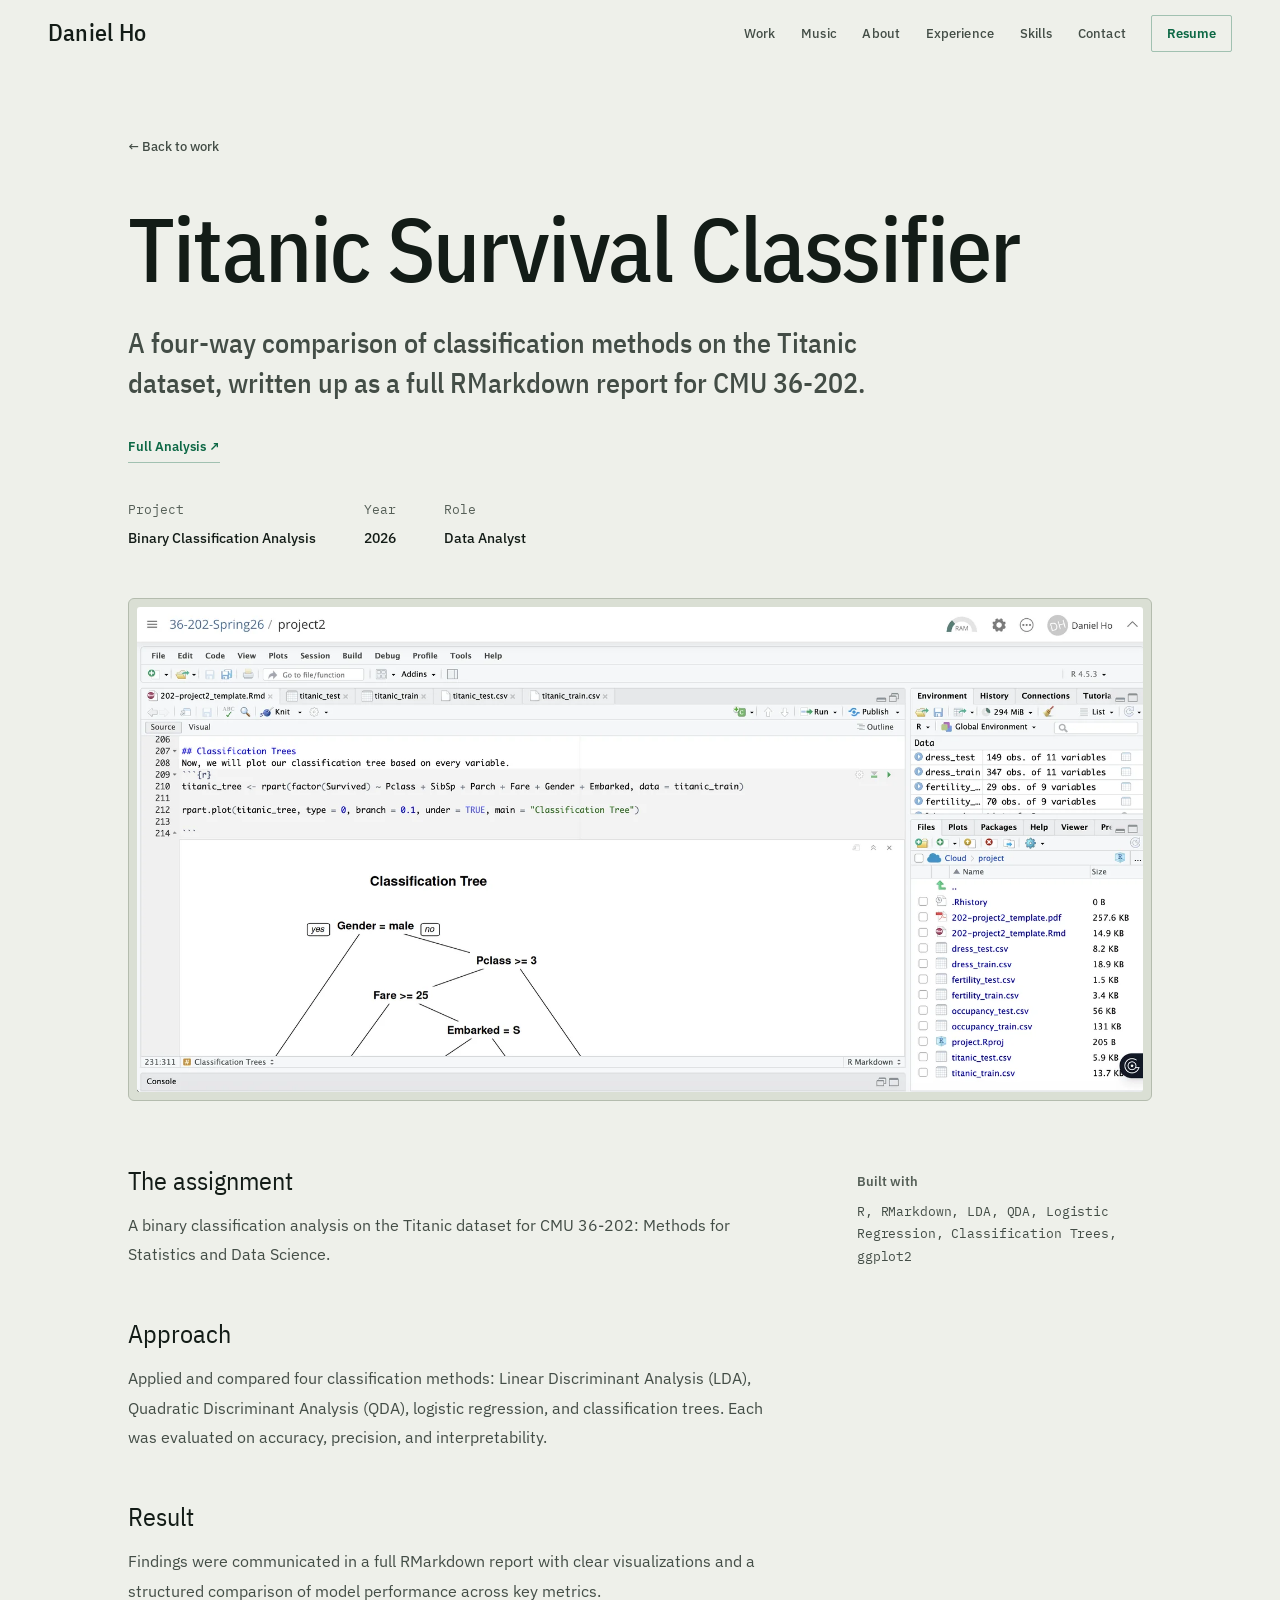
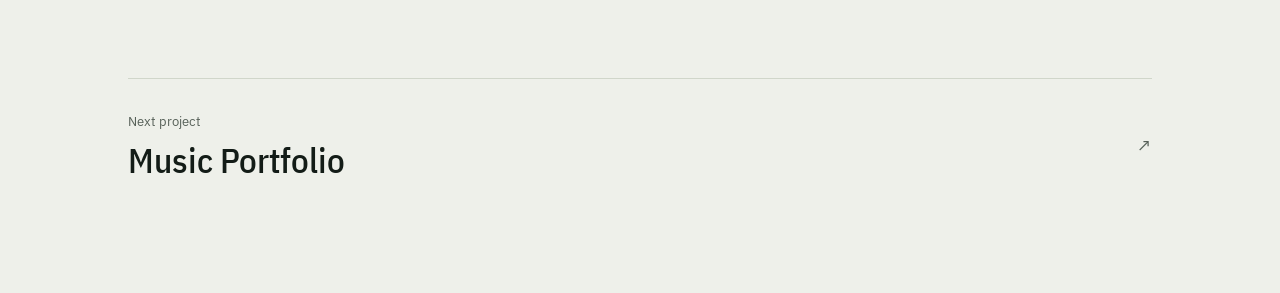
<file: projects/titanic-classifier/index.html>
<!DOCTYPE html>
<html lang="en" data-project="titanic-classifier">
<head>
  <meta charset="UTF-8">
  <meta name="viewport" content="width=device-width, initial-scale=1.0">
  <!-- GENERATED by tools/build-pages.mjs from index.html + static/content.js. Do not edit; edit those and re-run. -->
  <base href="../../">

  <!-- SEO & Social
       Everything between META:START and META:END is swapped out per project
       by tools/build-pages.mjs, which writes projects/<slug>/index.html so
       each case study has a real URL with its own title and link preview.
       Preview images live in static/og/ (1200x630, the size LinkedIn,
       iMessage and Slack expect). -->
  <!-- META:START -->
  <title>Titanic Survival Classifier | Daniel Ho</title>
  <meta name="description" content="A four-way comparison of classification methods on the Titanic dataset, written up as a full RMarkdown report for CMU 36-202.">
  <link rel="canonical" href="https://danielm-ho.github.io/portfolio/projects/titanic-classifier/">
  <meta property="og:site_name" content="Daniel Ho">
  <meta property="og:title" content="Titanic Survival Classifier: Binary Classification Analysis">
  <meta property="og:description" content="A four-way comparison of classification methods on the Titanic dataset, written up as a full RMarkdown report for CMU 36-202.">
  <meta property="og:image" content="https://danielm-ho.github.io/portfolio/static/og/og-titanic-classifier.jpg">
  <meta property="og:image:width" content="1200">
  <meta property="og:image:height" content="630">
  <meta property="og:image:alt" content="Titanic Survival Classifier: Binary Classification Analysis">
  <meta property="og:url" content="https://danielm-ho.github.io/portfolio/projects/titanic-classifier/">
  <meta property="og:type" content="article">
  <meta name="twitter:card" content="summary_large_image">
  <meta name="twitter:title" content="Titanic Survival Classifier: Binary Classification Analysis">
  <meta name="twitter:description" content="A four-way comparison of classification methods on the Titanic dataset, written up as a full RMarkdown report for CMU 36-202.">
  <meta name="twitter:image" content="https://danielm-ho.github.io/portfolio/static/og/og-titanic-classifier.jpg">
  <!-- META:END -->
  <meta name="theme-color" content="#eef0ea">

  <!-- Structured data for search engines -->
  <script type="application/ld+json">
  {
    "@context": "https://schema.org",
    "@type": "Person",
    "name": "Daniel Ho",
    "url": "https://danielm-ho.github.io/portfolio/",
    "jobTitle": "Student, Information Systems and Policy & Management",
    "affiliation": {
      "@type": "CollegeOrUniversity",
      "name": "Carnegie Mellon University"
    },
    "knowsAbout": ["Product Management", "Civic Technology", "Education Technology", "Data Analysis", "Python", "JavaScript", "SQL", "Java"],
    "email": "mailto:dmho@andrew.cmu.edu",
    "sameAs": [
      "https://linkedin.com/in/danielmho",
      "https://github.com/danielm-ho"
    ]
  }
  </script>

  <!-- ══════════════════════════════════════════
       FONTS — two families, and neither is Inter.

       DISPLAY → Orpheus Pro (Canada Type, 2011; after Walter Tiemann, 1928)
       Orpheus Pro is a commercial typeface. It is NOT free and cannot be
       served from Google Fonts. Two legitimate routes:

         1. Adobe Fonts (easiest if you have Creative Cloud) — Orpheus is in
            the library and cleared for web use with unlimited pageviews.
            Create a Web Project at fonts.adobe.com, then uncomment the line
            below and drop in your kit ID. Nothing else needs to change:
            'orpheus-pro' is already first in the --serif stack in style.css.

         2. A web licence direct from canadatype.com, which covers one
            named domain and ships woff2 files to self-host.

       Until one of those is in place the stack falls through to Cormorant,
       the closest free match — same small x-height, same very high stroke
       contrast, same fine tall ascenders and calligraphic italic. Cormorant
       (the display cut) is a noticeably more delicate face than the more
       common Cormorant Garamond.
  ══════════════════════════════════════════ -->
  <!-- <link rel="stylesheet" href="https://use.typekit.net/YOUR_KIT_ID.css"> -->

  <link rel="preconnect" href="https://fonts.googleapis.com">
  <link rel="preconnect" href="https://fonts.gstatic.com" crossorigin>
  <link href="https://fonts.googleapis.com/css2?family=IBM+Plex+Mono:wght@400;500&family=IBM+Plex+Sans:ital,wght@0,400;0,500;0,600;1,400&family=IBM+Plex+Sans+Condensed:wght@400;500;600&display=swap" rel="stylesheet">

  <!-- Styles -->
  <link rel="stylesheet" href="./static/style.css">

  <!-- Content (edit here) then behavior — order matters since script.js reads these -->
  <!-- blocking="render": the page's content is built by these scripts, so
       the first frame waits for them. That avoids a flash of empty page and
       lets the project transition start from a finished page. -->
  <script src="./static/content.js" defer blocking="render"></script>
  <script src="./static/pgh-map.js" defer blocking="render"></script>
  <script src="./static/script.js" defer blocking="render"></script>

  <link rel="icon" type="image/png" href="./favicon/favicon-96x96.png" sizes="96x96" />
  <!-- favicon.svg is deliberately not linked: it's a 1.2MB PNG wrapped in
       an SVG, and browsers that support SVG icons prefer it, so every
       visitor was downloading it. The 96px PNG + .ico cover every browser. -->
  <link rel="shortcut icon" href="./favicon/favicon.ico" />
  <link rel="apple-touch-icon" sizes="180x180" href="./favicon/apple-touch-icon.png" />
  <link rel="manifest" href="./favicon/site.webmanifest" />
</head>
<body>

<!-- Keyboard users shouldn't have to tab through the whole nav to reach content. -->
<a href="#main" class="skip-link">Skip to content</a>


<!-- ══════════════════════════════════════════
     NAVIGATION
══════════════════════════════════════════ -->
<nav class="site-nav" aria-label="Primary">
  <!-- Reading-progress hairline. Width is driven by scroll position in
       script.js; it sits on the nav's bottom border so it costs no layout. -->
  <div class="n-progress" id="n-progress" aria-hidden="true"></div>

  <!-- Wordmark only. A monogram chip in a tinted rounded square is the
       single most recognisable "generated portfolio" signature going, and
       the name set properly in the display face does the job better. -->
  <a href="#" class="n-logo" id="n-home">Daniel Ho</a>

  <div class="n-links">
    <a href="#work"       class="n-link n-hm" data-s="work">Work</a>
    <a href="#music"      class="n-link n-hm" data-s="music">Music</a>
    <a href="#about"      class="n-link n-hm" data-s="about">About</a>
    <a href="#experience" class="n-link n-hm" data-s="experience">Experience</a>
    <a href="#skills"     class="n-link n-hm" data-s="skills">Skills</a>
    <a href="#contact"    class="n-link n-hm" data-s="contact">Contact</a>
    <a href="./static/files/resume.pdf" class="n-link n-resume" target="_blank" rel="noopener noreferrer">Resume</a>

    <button class="n-burger" id="burger" aria-label="Open menu" aria-expanded="false">
      <span></span>
      <span></span>
      <span></span>
    </button>
  </div>
</nav>


<!-- ══════════════════════════════════════════
     MOBILE MENU OVERLAY
══════════════════════════════════════════ -->
<div id="mob-menu">
  <nav class="mob-links">
    <a class="mob-link" data-s="work"       href="#work">Work</a>
    <a class="mob-link" data-s="music"      href="#music">Music</a>
    <a class="mob-link" data-s="about"      href="#about">About</a>
    <a class="mob-link" data-s="experience" href="#experience">Experience</a>
    <a class="mob-link" data-s="skills"     href="#skills">Skills</a>
    <a class="mob-link" data-s="contact"    href="#contact">Contact</a>
  </nav>
  <div class="mob-resume-row">
    <a href="./static/files/resume.pdf" target="_blank" rel="noopener noreferrer" class="btn btn-fill">View resume</a>
    <a href="mailto:dmho@andrew.cmu.edu" class="btn btn-out">Email me</a>
  </div>
  <p class="mob-foot">Carnegie Mellon University, IS + Policy &amp; Management, 2029</p>
</div>


<!-- ══════════════════════════════════════════
     PAGE CONTAINER
══════════════════════════════════════════ -->
<div id="app">

  <!-- ════════════════════════════════════════
       HOME PAGE

       Section order: hero (who) → work (proof) → about (context) →
       experience (track record) → skills (keyword scan) → contact.
       Work comes first: on a phone it used to start four screens down.
  ════════════════════════════════════════ -->
  <div id="page-home" class="page">
    <main id="main">

    <!-- HERO -->
    <section id="hero-s">
      <div id="hero">
        <!-- The hero is a poster. The map of Pittsburgh's 90 neighborhoods is
             drawn large and runs off the right edge; the name is set across
             it at full width; the statement and the map's key sit under it.
             The map is built in script.js from static/pgh-map.js and
             CONTENT.hero.map. If that fails, the hero is the name and the
             statement on plain paper. -->
        <figure class="h-map"></figure>

        <!-- The map's legend line, set like the corner note on a survey sheet.
             Filled from CONTENT.hero.map.meta in script.js. -->
        <p class="hero-meta"></p>

        <h1 class="h-name">Daniel Ho</h1>

        <div class="hero-row">
          <div class="hero-copy">
            <div class="h-say">
              <img class="h-face" src="./static/files/headshot-hero.webp" width="480" height="600" alt="Daniel Ho, smiling, in a Carnegie Mellon hoodie">
              <!-- Statement and description are set from CONTENT.hero in script.js -->
              <p class="h-lede"></p>
            </div>
            <p class="h-desc"></p>
            <div class="h-cta">
              <a href="./static/files/resume.pdf" target="_blank" rel="noopener noreferrer" class="btn btn-fill">View resume</a>
              <a href="#" class="btn btn-out" data-s="work">See the work</a>
            </div>
          </div>

          <!-- What the map shows: its title, the four matches, and the name
               of whichever neighborhood is under the pointer. -->
          <div class="h-key"></div>
        </div>

        <!-- Proof figures. Filled by CONTENT.hero.proof in script.js. -->
        <div class="h-proof"></div>
      </div>
    </section>

    <!-- SELECTED WORK -->
    <section id="work" class="sec">
      <div class="w">
        <header class="sec-hd rv">
          <h2 class="sec-title">Selected Work</h2>
        </header>
        <!-- Cards filled by PROJECTS in script.js (thumb + cardDesc + resultStat + cardTags) -->
        <div class="proj-grid"></div>
      </div>
    </section>

    <!-- MUSIC
         A full-width band: the Rose Ball photo edge to edge with the band's
         name over it. Everything here is filled from CONTENT.music in
         script.js; if that is missing the section is removed. -->
    <section id="music" class="music-band" aria-labelledby="music-title">
      <div class="mb-media"></div>
      <div class="mb-inner">
        <h2 class="mb-title" id="music-title"></h2>
        <p class="mb-lede"></p>
        <p class="mb-body"></p>
        <div class="mb-foot">
          <div class="mb-stat"></div>
          <div class="mb-actions"></div>
        </div>
      </div>
    </section>

    <!-- ABOUT -->
    <section id="about" class="sec">
      <div class="w">
        <header class="sec-hd rv">
          <h2 class="sec-title">About</h2>
        </header>

        <div class="ab-g">
          <div class="ab-main">
            <!-- Bio filled by CONTENT.about.bio in script.js -->
            <div class="ab-body rv"></div>

            <!-- "Right now" — CONTENT.currently, folded in here rather than
                 living as its own section. It's context, not evidence, so it
                 belongs alongside the bio instead of interrupting the scan. -->
            <div class="ab-now rv d1">
              <h3 class="ab-sub">Right now</h3>
              <p class="cur-lead"></p>
              <div class="cur-list"></div>
            </div>

            <!-- CONTENT.about.interests -->
            <div class="ab-interests rv d1">
              <h3 class="ab-sub">Outside of work</h3>
              <p class="int-items"></p>
            </div>
          </div>

          <aside class="ab-rail rv d1">
            <!-- Photo — update src here if headshot changes.
                 If the image fails to load, onerror hides it and reveals
                 the .ph-mono monogram fallback instead of a broken-image icon. -->
            <figure class="ab-photo">
              <div class="photo-frame">
                <img src="./static/files/portrait-blazer.webp" alt="Daniel Ho in a navy blazer, leaning against a stone archway" width="660" height="880" loading="lazy"
                     onerror="this.style.display='none';this.closest('.photo-frame').classList.add('ph-fallback');">
                <span class="ph-mono" aria-hidden="true">Daniel Ho</span>
              </div>
            </figure>

            <!-- Facts (CONTENT.about.facts) + Honors (CONTENT.honors), filled in script.js -->
            <div class="ab-facts"></div>
            <div class="ab-honors"></div>
          </aside>
        </div>
      </div>
    </section>

    <!-- EXPERIENCE -->
    <section id="experience" class="sec">
      <div class="w">
        <header class="sec-hd rv">
          <h2 class="sec-title">Experience</h2>
        </header>
        <!-- Rows filled by CONTENT.experience in script.js -->
        <div class="exp-list"></div>
      </div>
    </section>

    <!-- SKILLS -->
    <section id="skills" class="sec">
      <div class="w">
        <header class="sec-hd rv">
          <h2 class="sec-title">Skills</h2>
        </header>
        <!-- Columns filled by CONTENT.skills in script.js -->
        <div class="sk-g rv"></div>
      </div>
    </section>

    <!-- CONTACT
         Four destinations given identical weight — a recruiter arriving
         here already knows which one they want, and ranking them just
         adds a decision. Each cell carries its own handle so the
         destination is legible before the click.
         Values are driven from SITE in script.js (data-site-* below). -->
    <section id="contact" class="sec">
      <div class="w">
        <header class="sec-hd rv">
          <h2 class="sec-title">Contact</h2>
          <!-- Sub text filled by CONTENT.contact.sub in script.js -->
          <p class="sec-sub ct-sub"></p>
        </header>

        <div class="ct-grid rv d1">
          <a class="ct-cell" href="mailto:dmho@andrew.cmu.edu" data-site-link="email">
            <span class="ct-cell-l">Email</span>
            <span class="ct-cell-v">dmho@andrew.cmu.edu</span>
            <span class="ct-cell-arr" aria-hidden="true">↗</span>
          </a>
          <a class="ct-cell" href="./static/files/resume.pdf" target="_blank" rel="noopener noreferrer" data-site-link="resume">
            <span class="ct-cell-l">Resume</span>
            <span class="ct-cell-v">PDF</span>
            <span class="ct-cell-arr" aria-hidden="true">↗</span>
          </a>
          <a class="ct-cell" href="https://linkedin.com/in/danielmho" target="_blank" rel="noopener noreferrer" data-site-link="linkedin">
            <span class="ct-cell-l">LinkedIn</span>
            <span class="ct-cell-v">/in/danielmho</span>
            <span class="ct-cell-arr" aria-hidden="true">↗</span>
          </a>
          <a class="ct-cell" href="https://github.com/danielm-ho" target="_blank" rel="noopener noreferrer" data-site-link="github">
            <span class="ct-cell-l">GitHub</span>
            <span class="ct-cell-v">@danielm-ho</span>
            <span class="ct-cell-arr" aria-hidden="true">↗</span>
          </a>
        </div>

        <!-- Plain-text copy as a secondary affordance: a mailto: opens
             whatever the OS thinks the mail client is, which on a managed
             machine is often nothing at all. -->
        <p class="ct-extra rv d2">
          <button type="button" class="ct-copy" id="ct-copy" data-mail="dmho@andrew.cmu.edu">Copy email address</button>
        </p>
      </div>
    </section>

    </main>

    <!-- FOOTER -->
    <footer>
      <span class="ft-name">Daniel Ho, Carnegie Mellon University</span>
      <span class="ft-program">IS + Policy &amp; Management, 2029</span>
      <!-- The neighborhood outlines are CC BY data, so they are credited. -->
      <span class="ft-credit">Map outlines: City of Pittsburgh neighborhood boundaries, via the
        <a href="https://data.wprdc.org/dataset/neighborhoods2" target="_blank" rel="noopener noreferrer">Western Pennsylvania Regional Data Center</a> (CC BY).</span>
    </footer>

  </div><!-- /page-home -->


  <!-- ════════════════════════════════════════
       PROJECT DETAIL PAGE
       Populated dynamically by script.js
  ════════════════════════════════════════ -->
  <div id="page-project" class="page"></div>

</div><!-- /app -->

<!-- One shared viewer for anything that opens over the page (the reel on
     the homepage; enlarged screenshots on case-study pages). A native
     <dialog>, so Escape, focus trapping and focus return come for free. -->
<dialog id="dlg" class="dlg" aria-label="Viewer">
  <button type="button" class="dlg-close" id="dlg-close">Close</button>
  <div class="dlg-body" id="dlg-body"></div>
</dialog>

</body>
</html>
</file>
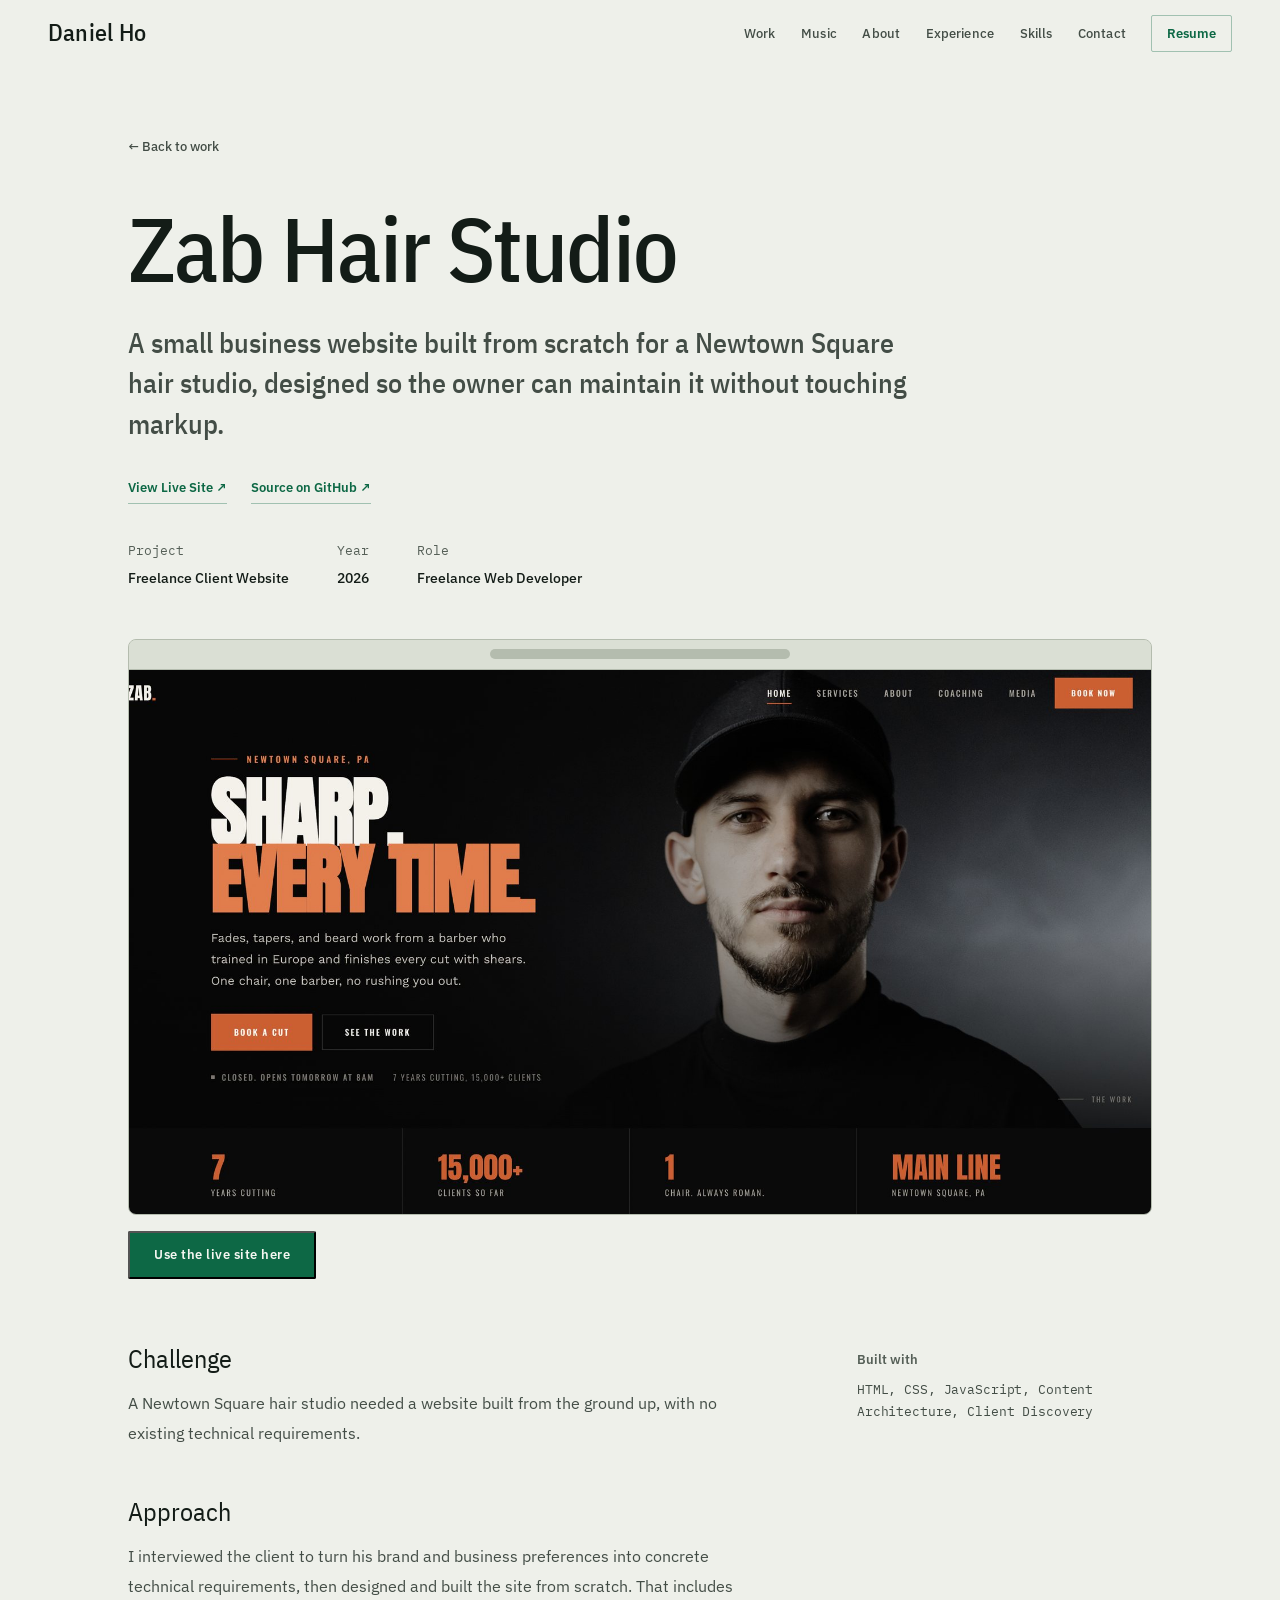
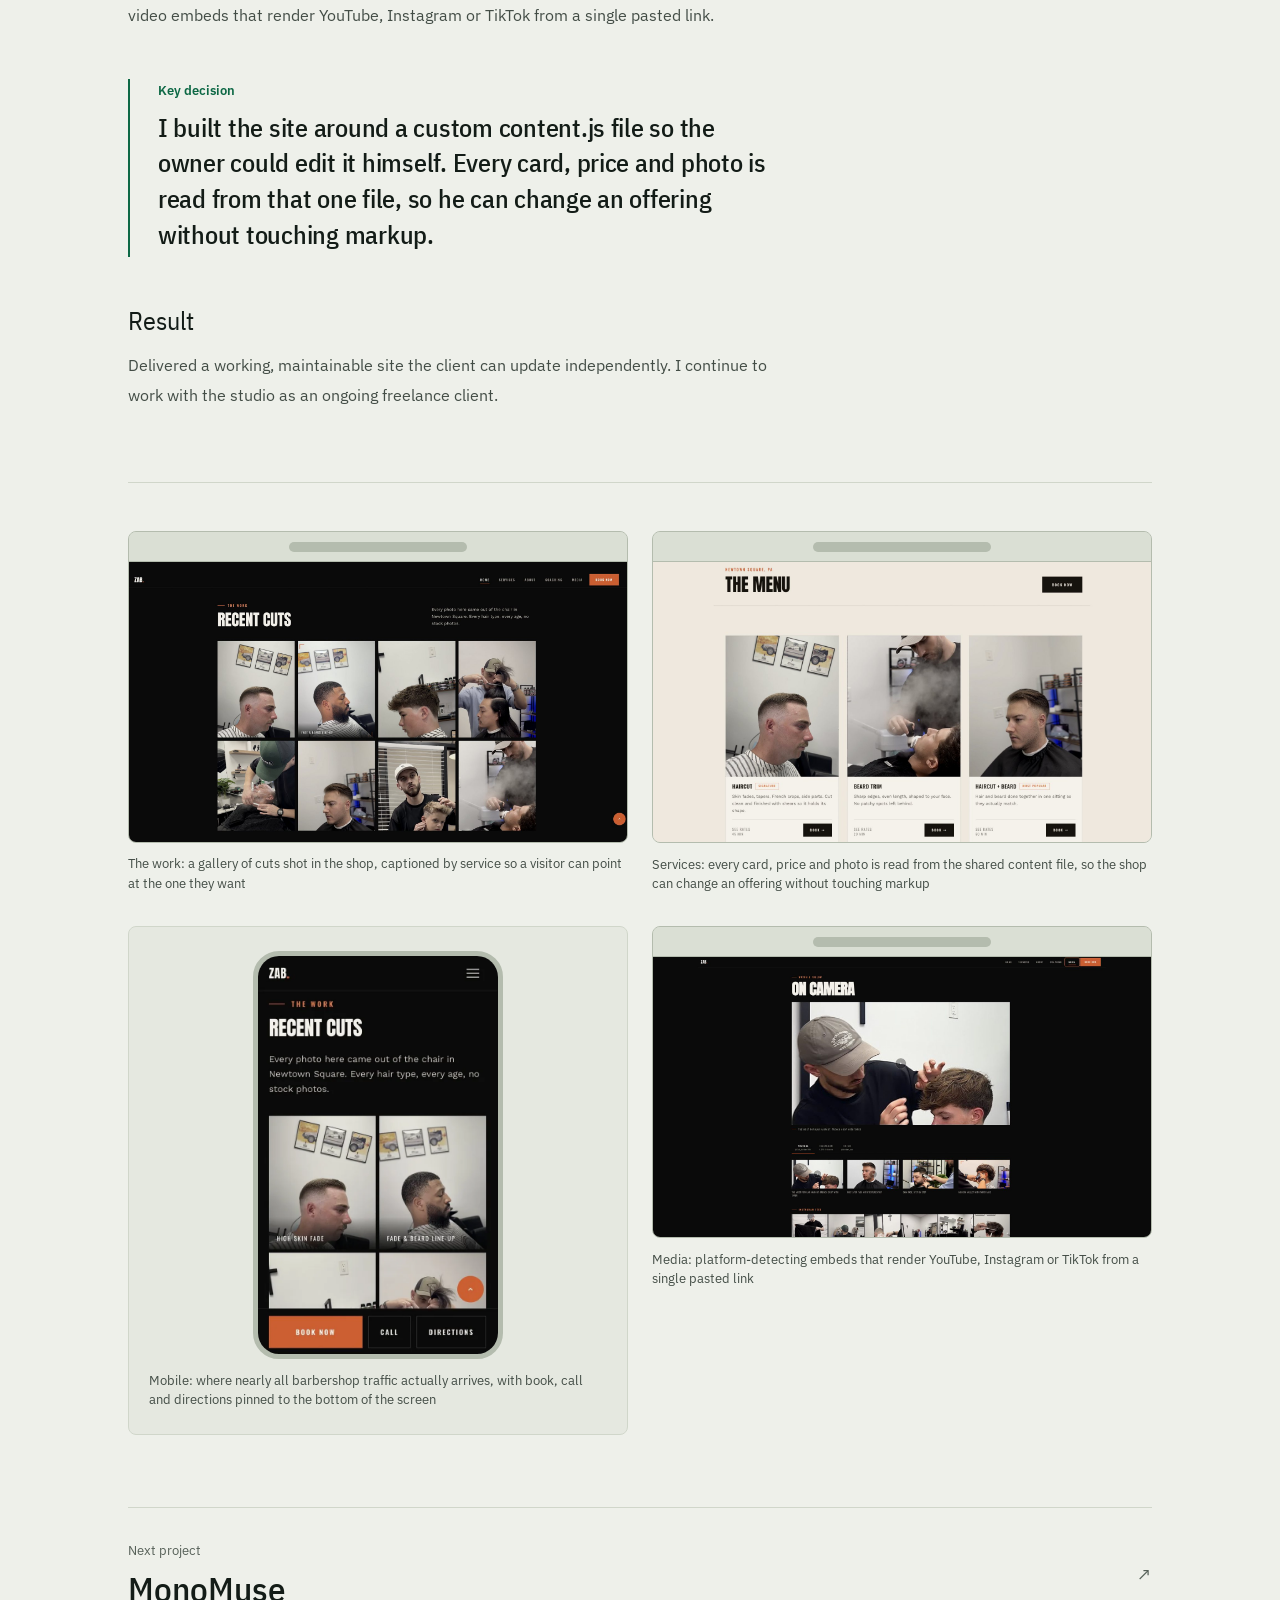
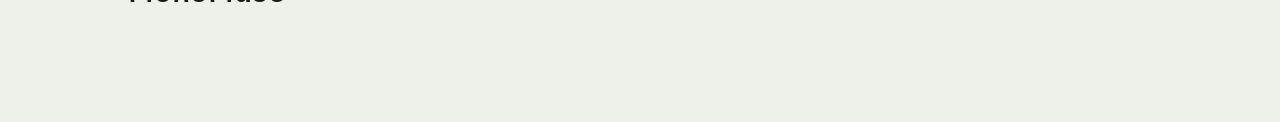
<file: projects/zab-hair-studio/index.html>
<!DOCTYPE html>
<html lang="en" data-project="zab-hair-studio">
<head>
  <meta charset="UTF-8">
  <meta name="viewport" content="width=device-width, initial-scale=1.0">
  <!-- GENERATED by tools/build-pages.mjs from index.html + static/content.js. Do not edit; edit those and re-run. -->
  <base href="../../">

  <!-- SEO & Social
       Everything between META:START and META:END is swapped out per project
       by tools/build-pages.mjs, which writes projects/<slug>/index.html so
       each case study has a real URL with its own title and link preview.
       Preview images live in static/og/ (1200x630, the size LinkedIn,
       iMessage and Slack expect). -->
  <!-- META:START -->
  <title>Zab Hair Studio | Daniel Ho</title>
  <meta name="description" content="A small business website built from scratch for a Newtown Square hair studio, designed so the owner can maintain it without touching markup.">
  <link rel="canonical" href="https://danielm-ho.github.io/portfolio/projects/zab-hair-studio/">
  <meta property="og:site_name" content="Daniel Ho">
  <meta property="og:title" content="Zab Hair Studio: Freelance Client Website">
  <meta property="og:description" content="A small business website built from scratch for a Newtown Square hair studio, designed so the owner can maintain it without touching markup.">
  <meta property="og:image" content="https://danielm-ho.github.io/portfolio/static/og/og-zab-hair-studio.jpg">
  <meta property="og:image:width" content="1200">
  <meta property="og:image:height" content="630">
  <meta property="og:image:alt" content="Zab Hair Studio: Freelance Client Website">
  <meta property="og:url" content="https://danielm-ho.github.io/portfolio/projects/zab-hair-studio/">
  <meta property="og:type" content="article">
  <meta name="twitter:card" content="summary_large_image">
  <meta name="twitter:title" content="Zab Hair Studio: Freelance Client Website">
  <meta name="twitter:description" content="A small business website built from scratch for a Newtown Square hair studio, designed so the owner can maintain it without touching markup.">
  <meta name="twitter:image" content="https://danielm-ho.github.io/portfolio/static/og/og-zab-hair-studio.jpg">
  <!-- META:END -->
  <meta name="theme-color" content="#eef0ea">

  <!-- Structured data for search engines -->
  <script type="application/ld+json">
  {
    "@context": "https://schema.org",
    "@type": "Person",
    "name": "Daniel Ho",
    "url": "https://danielm-ho.github.io/portfolio/",
    "jobTitle": "Student, Information Systems and Policy & Management",
    "affiliation": {
      "@type": "CollegeOrUniversity",
      "name": "Carnegie Mellon University"
    },
    "knowsAbout": ["Product Management", "Civic Technology", "Education Technology", "Data Analysis", "Python", "JavaScript", "SQL", "Java"],
    "email": "mailto:dmho@andrew.cmu.edu",
    "sameAs": [
      "https://linkedin.com/in/danielmho",
      "https://github.com/danielm-ho"
    ]
  }
  </script>

  <!-- ══════════════════════════════════════════
       FONTS — two families, and neither is Inter.

       DISPLAY → Orpheus Pro (Canada Type, 2011; after Walter Tiemann, 1928)
       Orpheus Pro is a commercial typeface. It is NOT free and cannot be
       served from Google Fonts. Two legitimate routes:

         1. Adobe Fonts (easiest if you have Creative Cloud) — Orpheus is in
            the library and cleared for web use with unlimited pageviews.
            Create a Web Project at fonts.adobe.com, then uncomment the line
            below and drop in your kit ID. Nothing else needs to change:
            'orpheus-pro' is already first in the --serif stack in style.css.

         2. A web licence direct from canadatype.com, which covers one
            named domain and ships woff2 files to self-host.

       Until one of those is in place the stack falls through to Cormorant,
       the closest free match — same small x-height, same very high stroke
       contrast, same fine tall ascenders and calligraphic italic. Cormorant
       (the display cut) is a noticeably more delicate face than the more
       common Cormorant Garamond.
  ══════════════════════════════════════════ -->
  <!-- <link rel="stylesheet" href="https://use.typekit.net/YOUR_KIT_ID.css"> -->

  <link rel="preconnect" href="https://fonts.googleapis.com">
  <link rel="preconnect" href="https://fonts.gstatic.com" crossorigin>
  <link href="https://fonts.googleapis.com/css2?family=IBM+Plex+Mono:wght@400;500&family=IBM+Plex+Sans:ital,wght@0,400;0,500;0,600;1,400&family=IBM+Plex+Sans+Condensed:wght@400;500;600&display=swap" rel="stylesheet">

  <!-- Styles -->
  <link rel="stylesheet" href="./static/style.css">

  <!-- Content (edit here) then behavior — order matters since script.js reads these -->
  <!-- blocking="render": the page's content is built by these scripts, so
       the first frame waits for them. That avoids a flash of empty page and
       lets the project transition start from a finished page. -->
  <script src="./static/content.js" defer blocking="render"></script>
  <script src="./static/pgh-map.js" defer blocking="render"></script>
  <script src="./static/script.js" defer blocking="render"></script>

  <link rel="icon" type="image/png" href="./favicon/favicon-96x96.png" sizes="96x96" />
  <!-- favicon.svg is deliberately not linked: it's a 1.2MB PNG wrapped in
       an SVG, and browsers that support SVG icons prefer it, so every
       visitor was downloading it. The 96px PNG + .ico cover every browser. -->
  <link rel="shortcut icon" href="./favicon/favicon.ico" />
  <link rel="apple-touch-icon" sizes="180x180" href="./favicon/apple-touch-icon.png" />
  <link rel="manifest" href="./favicon/site.webmanifest" />
</head>
<body>

<!-- Keyboard users shouldn't have to tab through the whole nav to reach content. -->
<a href="#main" class="skip-link">Skip to content</a>


<!-- ══════════════════════════════════════════
     NAVIGATION
══════════════════════════════════════════ -->
<nav class="site-nav" aria-label="Primary">
  <!-- Reading-progress hairline. Width is driven by scroll position in
       script.js; it sits on the nav's bottom border so it costs no layout. -->
  <div class="n-progress" id="n-progress" aria-hidden="true"></div>

  <!-- Wordmark only. A monogram chip in a tinted rounded square is the
       single most recognisable "generated portfolio" signature going, and
       the name set properly in the display face does the job better. -->
  <a href="#" class="n-logo" id="n-home">Daniel Ho</a>

  <div class="n-links">
    <a href="#work"       class="n-link n-hm" data-s="work">Work</a>
    <a href="#music"      class="n-link n-hm" data-s="music">Music</a>
    <a href="#about"      class="n-link n-hm" data-s="about">About</a>
    <a href="#experience" class="n-link n-hm" data-s="experience">Experience</a>
    <a href="#skills"     class="n-link n-hm" data-s="skills">Skills</a>
    <a href="#contact"    class="n-link n-hm" data-s="contact">Contact</a>
    <a href="./static/files/resume.pdf" class="n-link n-resume" target="_blank" rel="noopener noreferrer">Resume</a>

    <button class="n-burger" id="burger" aria-label="Open menu" aria-expanded="false">
      <span></span>
      <span></span>
      <span></span>
    </button>
  </div>
</nav>


<!-- ══════════════════════════════════════════
     MOBILE MENU OVERLAY
══════════════════════════════════════════ -->
<div id="mob-menu">
  <nav class="mob-links">
    <a class="mob-link" data-s="work"       href="#work">Work</a>
    <a class="mob-link" data-s="music"      href="#music">Music</a>
    <a class="mob-link" data-s="about"      href="#about">About</a>
    <a class="mob-link" data-s="experience" href="#experience">Experience</a>
    <a class="mob-link" data-s="skills"     href="#skills">Skills</a>
    <a class="mob-link" data-s="contact"    href="#contact">Contact</a>
  </nav>
  <div class="mob-resume-row">
    <a href="./static/files/resume.pdf" target="_blank" rel="noopener noreferrer" class="btn btn-fill">View resume</a>
    <a href="mailto:dmho@andrew.cmu.edu" class="btn btn-out">Email me</a>
  </div>
  <p class="mob-foot">Carnegie Mellon University, IS + Policy &amp; Management, 2029</p>
</div>


<!-- ══════════════════════════════════════════
     PAGE CONTAINER
══════════════════════════════════════════ -->
<div id="app">

  <!-- ════════════════════════════════════════
       HOME PAGE

       Section order: hero (who) → work (proof) → about (context) →
       experience (track record) → skills (keyword scan) → contact.
       Work comes first: on a phone it used to start four screens down.
  ════════════════════════════════════════ -->
  <div id="page-home" class="page">
    <main id="main">

    <!-- HERO -->
    <section id="hero-s">
      <div id="hero">
        <!-- The hero is a poster. The map of Pittsburgh's 90 neighborhoods is
             drawn large and runs off the right edge; the name is set across
             it at full width; the statement and the map's key sit under it.
             The map is built in script.js from static/pgh-map.js and
             CONTENT.hero.map. If that fails, the hero is the name and the
             statement on plain paper. -->
        <figure class="h-map"></figure>

        <!-- The map's legend line, set like the corner note on a survey sheet.
             Filled from CONTENT.hero.map.meta in script.js. -->
        <p class="hero-meta"></p>

        <h1 class="h-name">Daniel Ho</h1>

        <div class="hero-row">
          <div class="hero-copy">
            <div class="h-say">
              <img class="h-face" src="./static/files/headshot-hero.webp" width="480" height="600" alt="Daniel Ho, smiling, in a Carnegie Mellon hoodie">
              <!-- Statement and description are set from CONTENT.hero in script.js -->
              <p class="h-lede"></p>
            </div>
            <p class="h-desc"></p>
            <div class="h-cta">
              <a href="./static/files/resume.pdf" target="_blank" rel="noopener noreferrer" class="btn btn-fill">View resume</a>
              <a href="#" class="btn btn-out" data-s="work">See the work</a>
            </div>
          </div>

          <!-- What the map shows: its title, the four matches, and the name
               of whichever neighborhood is under the pointer. -->
          <div class="h-key"></div>
        </div>

        <!-- Proof figures. Filled by CONTENT.hero.proof in script.js. -->
        <div class="h-proof"></div>
      </div>
    </section>

    <!-- SELECTED WORK -->
    <section id="work" class="sec">
      <div class="w">
        <header class="sec-hd rv">
          <h2 class="sec-title">Selected Work</h2>
        </header>
        <!-- Cards filled by PROJECTS in script.js (thumb + cardDesc + resultStat + cardTags) -->
        <div class="proj-grid"></div>
      </div>
    </section>

    <!-- MUSIC
         A full-width band: the Rose Ball photo edge to edge with the band's
         name over it. Everything here is filled from CONTENT.music in
         script.js; if that is missing the section is removed. -->
    <section id="music" class="music-band" aria-labelledby="music-title">
      <div class="mb-media"></div>
      <div class="mb-inner">
        <h2 class="mb-title" id="music-title"></h2>
        <p class="mb-lede"></p>
        <p class="mb-body"></p>
        <div class="mb-foot">
          <div class="mb-stat"></div>
          <div class="mb-actions"></div>
        </div>
      </div>
    </section>

    <!-- ABOUT -->
    <section id="about" class="sec">
      <div class="w">
        <header class="sec-hd rv">
          <h2 class="sec-title">About</h2>
        </header>

        <div class="ab-g">
          <div class="ab-main">
            <!-- Bio filled by CONTENT.about.bio in script.js -->
            <div class="ab-body rv"></div>

            <!-- "Right now" — CONTENT.currently, folded in here rather than
                 living as its own section. It's context, not evidence, so it
                 belongs alongside the bio instead of interrupting the scan. -->
            <div class="ab-now rv d1">
              <h3 class="ab-sub">Right now</h3>
              <p class="cur-lead"></p>
              <div class="cur-list"></div>
            </div>

            <!-- CONTENT.about.interests -->
            <div class="ab-interests rv d1">
              <h3 class="ab-sub">Outside of work</h3>
              <p class="int-items"></p>
            </div>
          </div>

          <aside class="ab-rail rv d1">
            <!-- Photo — update src here if headshot changes.
                 If the image fails to load, onerror hides it and reveals
                 the .ph-mono monogram fallback instead of a broken-image icon. -->
            <figure class="ab-photo">
              <div class="photo-frame">
                <img src="./static/files/portrait-blazer.webp" alt="Daniel Ho in a navy blazer, leaning against a stone archway" width="660" height="880" loading="lazy"
                     onerror="this.style.display='none';this.closest('.photo-frame').classList.add('ph-fallback');">
                <span class="ph-mono" aria-hidden="true">Daniel Ho</span>
              </div>
            </figure>

            <!-- Facts (CONTENT.about.facts) + Honors (CONTENT.honors), filled in script.js -->
            <div class="ab-facts"></div>
            <div class="ab-honors"></div>
          </aside>
        </div>
      </div>
    </section>

    <!-- EXPERIENCE -->
    <section id="experience" class="sec">
      <div class="w">
        <header class="sec-hd rv">
          <h2 class="sec-title">Experience</h2>
        </header>
        <!-- Rows filled by CONTENT.experience in script.js -->
        <div class="exp-list"></div>
      </div>
    </section>

    <!-- SKILLS -->
    <section id="skills" class="sec">
      <div class="w">
        <header class="sec-hd rv">
          <h2 class="sec-title">Skills</h2>
        </header>
        <!-- Columns filled by CONTENT.skills in script.js -->
        <div class="sk-g rv"></div>
      </div>
    </section>

    <!-- CONTACT
         Four destinations given identical weight — a recruiter arriving
         here already knows which one they want, and ranking them just
         adds a decision. Each cell carries its own handle so the
         destination is legible before the click.
         Values are driven from SITE in script.js (data-site-* below). -->
    <section id="contact" class="sec">
      <div class="w">
        <header class="sec-hd rv">
          <h2 class="sec-title">Contact</h2>
          <!-- Sub text filled by CONTENT.contact.sub in script.js -->
          <p class="sec-sub ct-sub"></p>
        </header>

        <div class="ct-grid rv d1">
          <a class="ct-cell" href="mailto:dmho@andrew.cmu.edu" data-site-link="email">
            <span class="ct-cell-l">Email</span>
            <span class="ct-cell-v">dmho@andrew.cmu.edu</span>
            <span class="ct-cell-arr" aria-hidden="true">↗</span>
          </a>
          <a class="ct-cell" href="./static/files/resume.pdf" target="_blank" rel="noopener noreferrer" data-site-link="resume">
            <span class="ct-cell-l">Resume</span>
            <span class="ct-cell-v">PDF</span>
            <span class="ct-cell-arr" aria-hidden="true">↗</span>
          </a>
          <a class="ct-cell" href="https://linkedin.com/in/danielmho" target="_blank" rel="noopener noreferrer" data-site-link="linkedin">
            <span class="ct-cell-l">LinkedIn</span>
            <span class="ct-cell-v">/in/danielmho</span>
            <span class="ct-cell-arr" aria-hidden="true">↗</span>
          </a>
          <a class="ct-cell" href="https://github.com/danielm-ho" target="_blank" rel="noopener noreferrer" data-site-link="github">
            <span class="ct-cell-l">GitHub</span>
            <span class="ct-cell-v">@danielm-ho</span>
            <span class="ct-cell-arr" aria-hidden="true">↗</span>
          </a>
        </div>

        <!-- Plain-text copy as a secondary affordance: a mailto: opens
             whatever the OS thinks the mail client is, which on a managed
             machine is often nothing at all. -->
        <p class="ct-extra rv d2">
          <button type="button" class="ct-copy" id="ct-copy" data-mail="dmho@andrew.cmu.edu">Copy email address</button>
        </p>
      </div>
    </section>

    </main>

    <!-- FOOTER -->
    <footer>
      <span class="ft-name">Daniel Ho, Carnegie Mellon University</span>
      <span class="ft-program">IS + Policy &amp; Management, 2029</span>
      <!-- The neighborhood outlines are CC BY data, so they are credited. -->
      <span class="ft-credit">Map outlines: City of Pittsburgh neighborhood boundaries, via the
        <a href="https://data.wprdc.org/dataset/neighborhoods2" target="_blank" rel="noopener noreferrer">Western Pennsylvania Regional Data Center</a> (CC BY).</span>
    </footer>

  </div><!-- /page-home -->


  <!-- ════════════════════════════════════════
       PROJECT DETAIL PAGE
       Populated dynamically by script.js
  ════════════════════════════════════════ -->
  <div id="page-project" class="page"></div>

</div><!-- /app -->

<!-- One shared viewer for anything that opens over the page (the reel on
     the homepage; enlarged screenshots on case-study pages). A native
     <dialog>, so Escape, focus trapping and focus return come for free. -->
<dialog id="dlg" class="dlg" aria-label="Viewer">
  <button type="button" class="dlg-close" id="dlg-close">Close</button>
  <div class="dlg-body" id="dlg-body"></div>
</dialog>

</body>
</html>
</file>
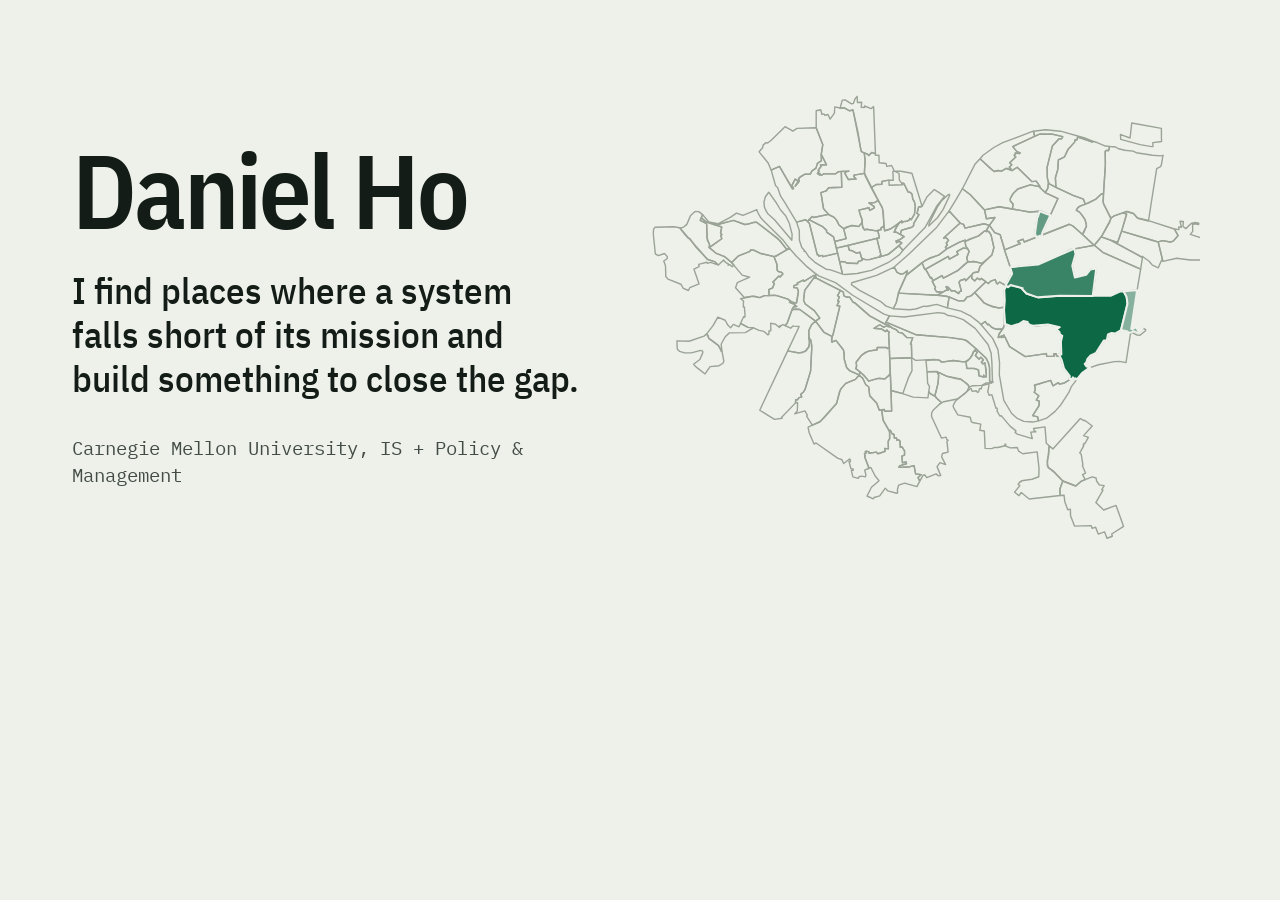
<file: tools/og-home.html>
<!DOCTYPE html>
<!-- Source for static/og/og-home.jpg, the image LinkedIn, Slack and iMessage
     show when the homepage is shared.

     It reads the statement from static/content.js, the map from
     static/pgh-map.js and the colours and fonts from static/style.css, so it
     never drifts from the site.

     To regenerate after changing any of those: serve the repo
     (python3 -m http.server), open /tools/og-home.html in a browser window
     exactly 1200 x 630, and save a screenshot as static/og/og-home.jpg. -->
<html lang="en">
<head>
<meta charset="UTF-8">
<meta name="robots" content="noindex">
<title>Link preview image</title>
<link rel="preconnect" href="https://fonts.googleapis.com">
<link rel="preconnect" href="https://fonts.gstatic.com" crossorigin>
<link href="https://fonts.googleapis.com/css2?family=IBM+Plex+Mono:wght@400;500&family=IBM+Plex+Sans:ital,wght@0,400;0,500;0,600;1,400&family=IBM+Plex+Sans+Condensed:wght@400;500;600&display=swap" rel="stylesheet">
<link rel="stylesheet" href="../static/style.css">
<style>
  html, body { margin: 0; width: 1200px; height: 630px; overflow: hidden; background: var(--bg); }
  .og { box-sizing: border-box; width: 1200px; height: 630px; padding: 64px 0 60px 72px; display: grid; grid-template-columns: 560px 1fr; column-gap: 24px; align-items: center; color: var(--tx); }
  .og-name { font-family: var(--display); font-weight: 600; font-size: 104px; line-height: .9; letter-spacing: -.03em; margin: 0 0 30px; }
  .og-lede { font-family: var(--display); font-weight: 500; font-size: 37px; line-height: 1.2; margin: 0 0 34px; text-wrap: balance; }
  .og-meta { font-family: var(--mono); font-size: 19px; line-height: 1.45; color: var(--mu); margin: 0; }
  .og-map { width: 560px; margin-left: -6px; }
  .og-map svg { display: block; width: 100%; height: auto; overflow: visible; }
  .og-map path { fill: none; stroke: var(--map-line); stroke-width: 1.4; stroke-linejoin: round; vector-effect: non-scaling-stroke; }
  .og-map path.m { fill: var(--ac); stroke: var(--bg); stroke-width: 2; }
  .og-map path.m[data-r="2"] { fill-opacity: .8; }
  .og-map path.m[data-r="3"] { fill-opacity: .62; }
  .og-map path.m[data-r="4"] { fill-opacity: .46; }
</style>
</head>
<body>
<div class="og">
  <div>
    <h1 class="og-name" id="name"></h1>
    <p class="og-lede" id="lede"></p>
    <p class="og-meta" id="meta"></p>
  </div>
  <div class="og-map" id="map"></div>
</div>
<script src="../static/content.js"></script>
<script src="../static/pgh-map.js"></script>
<script>
  document.getElementById('name').textContent = SITE.name;
  document.getElementById('lede').textContent = CONTENT.hero.statement.replace(/\s+/g, ' ');
  document.getElementById('meta').textContent = `${SITE.university}, ${SITE.programShort}`;
  const rank = new Map(CONTENT.hero.map.matches.map((m, i) => [m.hood, i + 1]));
  const hoods = [...PGH_MAP.hoods].sort((a, b) => (rank.get(a.n) || 0) - (rank.get(b.n) || 0));
  document.getElementById('map').innerHTML =
    `<svg viewBox="-6 -6 ${PGH_MAP.w + 12} ${PGH_MAP.h + 12}">${hoods.map(h =>
      `<path d="${h.d}"${rank.has(h.n) ? ` class="m" data-r="${rank.get(h.n)}"` : ''}/>`).join('')}</svg>`;
</script>
</body>
</html>
</file>
<file: static/style.css>
/* ─────────────────────────────────────────
   DANIEL HO — PORTFOLIO
   style.css

   TYPE SYSTEM — exactly two families, no others anywhere in this file:
     --serif  Orpheus Pro → Cormorant   display (name, section titles,
                                        numerals, project titles)
     --sans   Manrope                   everything else

   Orpheus Pro is commercial and can't be served from Google Fonts. It's
   first in the stack and will be picked up the moment an Adobe Fonts kit
   or a self-hosted licence is in place — see the fonts block in
   index.html. Cormorant sits behind it as the closest free match.

   Display type is set at weight 300. Cormorant Light is what gives the
   face its delicacy at large sizes; Orpheus has no light cut, so if it
   loads the browser simply resolves 300 to its Regular. Nothing is ever
   synthesised.

   Fallback stacks are spelled out rather than using `system-ui`, because
   on a number of Linux configurations `system-ui` resolves to Inter.
───────────────────────────────────────── */

/* RESET & VARIABLES */
*, *::before, *::after { box-sizing: border-box; margin: 0; padding: 0; }

:root {
  /* ── PAPER THEME ──────────────────────────────────────────────────────
     A cool, faintly green paper with green-black ink: the page is meant to
     read like a printed survey map, which is what the hero is. The accent
     is the same green as before, deepened so it holds 5.9:1 on paper.

     The previous dark palette is kept below under [data-theme="dark"].
     To switch the whole site back, put data-theme="dark" on the <html>
     tag in index.html and re-run tools/build-pages.mjs. */
  --bg:    #eef0ea;
  --s1:    #e5e8e0;
  --s2:    #dadfd4;
  --b1:    #d0d6ca;
  --b2:    #b4bcae;
  --tx:    #131c17;
  --mu:    #434d46; /* body-copy ink, 7.7:1 on --bg */
  --mu2:   #566058; /* metadata ink, 5.8:1 on --bg, 4.9:1 on --s2 */
  --ac:    #0d6845;
  --ac-hi: #0a5237;                        /* accent, pressed/hover */
  --aca:   rgba(13, 104, 69, .08);
  --acb:   rgba(13, 104, 69, .34);
  --on-ac: #f4f6f1;                        /* text on an accent-coloured fill */
  --map-line:  #9aa396;                    /* neighborhood outlines in the hero map */
  --map-hover: rgba(19, 28, 23, .07);
  --nav-bg:    rgba(238, 240, 234, .88);
  --card-hi:   #dfe3d9;                    /* card background on hover */
  --thumb-bg:  #dadfd4;

  /* ── TYPE ──
     One family doing three jobs. IBM Plex was drawn for technical
     material, which is the register this site wants: Condensed for the
     name and headings, Sans for reading, Mono for anything that is data
     (dates, tools, scores, the map's readout). */
  --display: 'IBM Plex Sans Condensed', 'IBM Plex Sans', 'Arial Narrow', Arial, sans-serif;
  --sans:    'IBM Plex Sans', -apple-system, BlinkMacSystemFont, 'Segoe UI', Roboto, Helvetica, Arial, sans-serif;
  --mono:    'IBM Plex Mono', ui-monospace, SFMono-Regular, Menlo, Consolas, monospace;
  --dw: 500;   /* display weight */
  --grid: rgba(19, 28, 23, .05);   /* the drafting grid behind the hero */

  --ease:  cubic-bezier(.16, 1, .3, 1);
  --ease2: cubic-bezier(.33, 1, .68, 1);

  /* Nav height, referenced by scroll-margin so anchored sections don't
     land underneath the fixed bar. */
  --nav-h: 68px;

  /* Corners are near-square throughout. Softly rounded cards and pill
     tags are the visual default of template/generated layouts; sharp
     edges and rules read as typeset. */
  --r: 2px;
}

:root[data-theme="dark"] {
  --bg:    #0b0b0b;
  --s1:    #101010;
  --s2:    #171717;
  --b1:    #1e1e1e;
  --b2:    #2c2c2c;
  --tx:    #f0ede8;
  --mu:    #a3a3a3;
  --mu2:   #8a8a8a;
  --ac:    #2fa876;
  --ac-hi: #3fbf8a;
  --aca:   rgba(47, 168, 118, .10);
  --acb:   rgba(47, 168, 118, .28);
  --on-ac: #0b0b0b;
  --map-line:  #4d4d4d;
  --map-hover: rgba(240, 237, 232, .07);
  --nav-bg:    rgba(11, 11, 11, .84);
  --card-hi:   #131313;
  --thumb-bg:  #0d0d0d;
  --dw: 500;
  --grid: rgba(240, 237, 232, .05);
}

html { scroll-behavior: smooth; }

body {
  background:  var(--bg);
  color:       var(--tx);
  font-family: var(--sans);
  font-weight: 400;
  line-height: 1.7;
  -webkit-font-smoothing: antialiased;
  text-rendering: optimizeLegibility;
  overflow-x:  hidden;
}

/* Visible to assistive tech only. */
.sr-only {
  position:  absolute;
  width:     1px;
  height:    1px;
  padding:   0;
  margin:    -1px;
  overflow:  hidden;
  clip-path: inset(50%);
  white-space: nowrap;
  border:    0;
}


/* ── SKIP LINK ── */
.skip-link {
  position:        absolute;
  top:             .5rem;
  left:            .5rem;
  z-index:         10000;
  padding:         .7rem 1.1rem;
  border-radius:   var(--r);
  background:      var(--ac);
  color:           var(--on-ac);
  font-size:       .8rem;
  font-weight:     700;
  letter-spacing:  .08em;
  text-decoration: none;
  transform:       translateY(-160%);
  transition:      transform .25s var(--ease);
}
.skip-link:focus { transform: none; }


/* ── FOCUS STATES ── */
a:focus-visible,
button:focus-visible {
  outline:        2px solid var(--ac);
  outline-offset: 3px;
  border-radius:  var(--r);
}


/* ── PAGE SYSTEM ── */
.page { display: none; }
#page-home { display: block; }
.page.on { display: block; }

#page-project.on { animation: pageIn .45s var(--ease) both; }

@keyframes pageIn {
  from { opacity: 0; transform: translateY(18px); }
  to   { opacity: 1; transform: none; }
}

@supports (view-transition-name: none) {
  #page-project.on { animation: none; }
}
/* ── THE ONE MOTION ─────────────────────────────────────────────────────
   Opening a project: the card's picture grows into the picture at the top
   of the project page, and shrinks back on the way home. It answers a tap
   and shows where you went. Nothing else on the site animates on its own.

   Project pages are separate documents (projects/<slug>/), so this uses
   cross-document view transitions. script.js gives the tapped card's
   image and the project page's lead image the same view-transition-name
   ("project-media"). Browsers without support just navigate normally. */
@media (prefers-reduced-motion: no-preference) {
  @view-transition { navigation: auto; }
}
::view-transition-old(root),
::view-transition-new(root) {
  animation-duration: .3s;
  animation-timing-function: var(--ease);
}
::view-transition-group(project-media) {
  animation-duration: .5s;
  animation-timing-function: var(--ease);
}
/* The two pictures can differ in shape; let each fill the moving box
   instead of being squashed into it. */
::view-transition-old(project-media),
::view-transition-new(project-media) {
  height:     100%;
  object-fit: cover;
  object-position: top;
}
.pd-media .shot--main .frame,
.pd-media .embed-facade { view-transition-name: project-media; }
@media (prefers-reduced-motion: reduce) {
  ::view-transition-group(*) { animation: none !important; }
}


/* ── NAVIGATION ── */
.site-nav {
  position:        fixed;
  top:             0;
  left:            0;
  right:           0;
  z-index:         500;
  display:         flex;
  align-items:     center;
  justify-content: space-between;
  height:          var(--nav-h);
  padding:         0 3rem;
  background:      var(--nav-bg);
  backdrop-filter: blur(16px);
  border-bottom:   1px solid var(--b1);
  transition:      background .4s var(--ease2), border-color .4s var(--ease2);
}

/* Over the hero the nav is invisible; it materialises on scroll so the
   first screen stays uncluttered. */
.site-nav:not(.scrolled) {
  background:      transparent;
  border-color:    transparent;
  backdrop-filter: none;
}

.n-progress {
  position:       absolute;
  bottom:         -1px;
  left:           0;
  height:         1px;
  width:          0;
  background:     var(--ac);
  opacity:        .55;
  transition:     width .1s linear;
  pointer-events: none;
}

/* Wordmark. No chip, no box — just the name, letterspaced. */
.n-logo {
  font-family:     var(--display);
  font-weight:     var(--dw);
  font-size:       1.5rem;
  letter-spacing:  .01em;
  color:           var(--tx);
  text-decoration: none;
  line-height:     1;
  padding-bottom:  .1em;
  border-bottom:   1px solid transparent;
  transition:      border-color .35s var(--ease);
}
.n-logo:hover { border-bottom-color: var(--acb); }

.n-links {
  display:     flex;
  align-items: center;
  gap:         1.6rem;
}

.n-link {
  position:        relative;
  color:           var(--mu);
  font-size:       .8rem;
  font-weight:     500;
  letter-spacing:  .01em;
  text-decoration: none;
  transition:      color .3s;
}

.n-link::after {
  content:    '';
  position:   absolute;
  bottom:     -4px;
  left:       0;
  right:      100%;
  height:     1px;
  background: var(--ac);
  transition: right .4s var(--ease);
}

.n-link:hover { color: var(--tx); }
.n-link:hover::after { right: 0; }

/* Set by the scroll-spy observer in script.js. */
.n-link.active { color: var(--tx); }
.n-link.active::after { right: 0; }

.n-resume {
  color:         var(--ac) !important;
  border:        1px solid var(--acb);
  padding:       .42rem .9rem;
  border-radius: var(--r);
  font-weight:   600;
  transition:    background .3s var(--ease), border-color .3s var(--ease);
}
.n-resume:hover { background: var(--aca); border-color: var(--ac); }
.n-resume::after { display: none !important; }


/* ── HAMBURGER ── */
.n-burger {
  display:         none;
  flex-direction:  column;
  justify-content: center;
  gap:             5px;
  background:      none;
  border:          none;
  padding:         6px;
  cursor:          pointer;
}

.n-burger span {
  display:    block;
  width:      22px;
  height:     1px;
  background: var(--tx);
  transition: transform .4s var(--ease), opacity .25s, width .4s var(--ease);
}

.n-burger.open span:nth-child(1) { transform: translateY(6px) rotate(45deg); }
.n-burger.open span:nth-child(2) { opacity: 0; width: 0; }
.n-burger.open span:nth-child(3) { transform: translateY(-6px) rotate(-45deg); }


/* ── MOBILE MENU ── */
#mob-menu {
  position:        fixed;
  inset:           0;
  z-index:         400;
  display:         flex;
  flex-direction:  column;
  background:      var(--bg);
  padding:         var(--nav-h) 1.5rem 3rem;
  pointer-events:  none;
  opacity:         0;
  /* visibility (not just opacity) so the closed menu's links can't take
     keyboard focus, even if script.js never runs. */
  visibility:      hidden;
  transition:      opacity .35s var(--ease2), visibility 0s .35s;
}

#mob-menu.open { opacity: 1; pointer-events: all; visibility: visible; transition: opacity .35s var(--ease2), visibility 0s; }

.mob-links {
  display:         flex;
  flex-direction:  column;
  justify-content: center;
  flex:            1;
}

.mob-link {
  display:         flex;
  align-items:     baseline;
  gap:             1.1rem;
  font-family:     var(--display);
  font-weight:     var(--dw);
  font-size:       clamp(2rem, 9vw, 3rem);
  color:           var(--mu);
  text-decoration: none;
  line-height:     1.15;
  border-bottom:   1px solid var(--b1);
  padding:         .7rem 0;
  transition:      color .25s, padding-left .35s var(--ease);
}

.mob-link:hover { color: var(--tx); padding-left: .4rem; }

.mob-foot {
  font-size:      .8rem;
  color:          var(--mu2);
  letter-spacing: .02em;
  margin-top:     2rem;
}

.mob-resume-row { display: flex; gap: .75rem; margin-top: 1.5rem; flex-wrap: wrap; }


/* ── SHARED LAYOUT ── */
.w { max-width: 1120px; margin: 0 auto; padding: 0 3rem; }
.sec, #hero-s { scroll-margin-top: var(--nav-h); }


/* ── BUTTONS ── */
.btn {
  display:         inline-flex;
  align-items:     center;
  gap:             .5rem;
  padding:         .85rem 1.5rem;
  border-radius:   var(--r);
  font-family:     var(--sans);
  font-size:       .8rem;
  font-weight:     600;
  letter-spacing:  .04em;
  text-decoration: none;
  white-space:     nowrap;
  transition:      background .3s var(--ease), border-color .3s var(--ease),
                    color .3s var(--ease);
}

.btn-fill { background: var(--ac); color: var(--on-ac); }
.btn-fill:hover { background: var(--ac-hi); }

.btn-out { border: 1px solid var(--b2); color: var(--mu); }
.btn-out:hover { border-color: var(--mu); color: var(--tx); }


/* ── HERO ──────────────────────────────────────────────────────────────
   A poster. The map of Pittsburgh is drawn large behind everything and
   runs off the right edge. The name is set across it at nearly the full
   width of the screen. Under the name: the statement (with a portrait) on
   the left, the map's key on the right. Figures run along the bottom. */
#hero-s {
  position: relative;
  overflow: hidden;
  /* A drafting grid, so the map sits on a sheet and not on blank paper. */
  background-image:
    linear-gradient(var(--grid) 1px, transparent 1px),
    linear-gradient(90deg, var(--grid) 1px, transparent 1px);
  background-size: 4.5rem 4.5rem;
  background-position: center top;
}

/* The legend line in the top corner of the sheet. */
.hero-meta {
  position:       relative;
  z-index:        1;
  display:        flex;
  flex-wrap:      wrap;
  gap:            .3rem 1.4rem;
  margin-bottom:  auto;
  padding-top:    .5rem;
  font-family:    var(--mono);
  font-size:      .8rem;
  color:          var(--mu2);
}
.hero-meta span + span::before { content: '/'; margin-right: 1.4rem; color: var(--b2); }

#hero {
  position:        relative;
  min-height:      100svh;
  display:         flex;
  flex-direction:  column;
  justify-content: flex-end;
  gap:             2.5rem;
  padding:         calc(var(--nav-h) + 1rem) 3rem 2.5rem;
  max-width:       1680px;
  margin:          0 auto;
}

/* The name. Sized off the viewport so "Daniel Ho" spans the page at any
   width; it lets clicks through so the map under it stays live. */
h1.h-name {
  position:       relative;
  z-index:        1;
  font-family:    var(--display);
  font-weight:    var(--dw);
  font-weight:    600;
  font-size:      clamp(4.5rem, 20.6vw, 23.5rem);
  line-height:    .8;
  letter-spacing: -.035em;
  margin:         0 0 0 -.045em;
  white-space:    nowrap;
  pointer-events: none;
}

.hero-row {
  position:              relative;
  z-index:               1;
  display:               grid;
  grid-template-columns: minmax(0, 1.15fr) minmax(0, .85fr);
  align-items:           end;
  gap:                   4rem;
}

/* Portrait and statement share a line. */
.h-say { display: flex; align-items: center; gap: 1.5rem; margin-bottom: 1.1rem; }
/* A real portrait, not an avatar: big enough to read the hoodie. */
.h-face {
  flex:          0 0 auto;
  width:         8.75rem;
  height:        auto;
  aspect-ratio:  4 / 5;
  border-radius: 6px;
  object-fit:    cover;
  border:        1px solid var(--b2);
}

.h-lede {
  font-family:    var(--display);
  font-weight:    400;
  font-size:      clamp(1.5rem, 2.35vw, 2.2rem);
  line-height:    1.22;
  letter-spacing: -.005em;
  color:          var(--tx);
  max-width:      26ch;
  text-wrap:      balance;
}

.h-desc { color: var(--mu); font-size: .95rem; line-height: 1.6; margin-bottom: 1.5rem; }
.h-cta  { display: flex; gap: .6rem; flex-wrap: wrap; }

/* The map's key sits on the paper colour so it stays readable where the
   map runs behind it. */
.h-key { background: var(--bg); padding: 1.1rem 1.25rem 1rem; border: 1px solid var(--b1); border-radius: 6px; }

/* ── HERO MAP ── */
.h-map {
  position: absolute;
  z-index:  0;
  top:      calc(var(--nav-h) - 9.5vw);
  right:    -11vw;
  width:    min(76vw, 1300px);
  margin:   0;
}

.h-map-svg { display: block; width: 100%; height: auto; overflow: visible; }

.h-map-svg path {
  fill:            transparent;
  stroke:          var(--map-line);
  stroke-width:    1;
  stroke-linejoin: round;
  vector-effect:   non-scaling-stroke;
  transition:      stroke .2s, fill .2s;
}
.h-map-svg path:hover { fill: var(--map-hover); }

.h-map-svg path.is-match { fill: var(--ac); stroke: var(--bg); stroke-width: 1.5; }
.h-map-svg path.is-match[data-rank="2"] { fill-opacity: .8; }
.h-map-svg path.is-match[data-rank="3"] { fill-opacity: .62; }
.h-map-svg path.is-match[data-rank="4"] { fill-opacity: .46; }
.h-map-svg path.is-match:hover { fill: var(--ac); fill-opacity: 1; }
.h-map-svg path { cursor: pointer; }
.h-map-svg path.is-hot { fill: var(--map-hover); stroke: var(--tx); }
.h-map-svg path.is-match.is-hot { fill: var(--ac); fill-opacity: 1; stroke: var(--bg); }

/* What the map is, said above it. */
.h-map-head { display: flex; align-items: baseline; flex-wrap: wrap; gap: .2rem .8rem; margin-bottom: .8rem; }
.h-map-title { font-family: var(--display); font-size: 1.5rem; line-height: 1.1; color: var(--tx); }
.h-map-sub   { font-size: .82rem; color: var(--mu); line-height: 1.5; }

/* The name of whatever is under the pointer. */
.h-map-read { min-height: 1.5em; margin-top: .7rem; font-size: .82rem; color: var(--mu2); line-height: 1.5; }
.h-map-read.is-live { color: var(--tx); font-weight: 600; }
.h-map-list li { transition: color .2s; cursor: default; }
.h-map-list li.is-hot .h-map-hood { color: var(--ac); font-weight: 600; }

/* ── The arrival sequence ──
   The one thing on the page that moves without being asked, once: the
   four matches fill in rank order while their rows appear in step. */
@media (prefers-reduced-motion: no-preference) {
  .h-map.is-seq path.is-match   { animation: mapFill .55s var(--ease) both; animation-delay: calc(.45s + var(--i) * .32s); }
  .h-map.is-seq .h-map-mark     { animation: mapShow .4s var(--ease) both;  animation-delay: calc(.65s + var(--i) * .32s); }
  .h-key.is-seq .h-map-list li  { animation: mapShow .5s var(--ease) both;  animation-delay: calc(.45s + var(--i) * .32s); }
}
@keyframes mapFill { from { fill: transparent; } }
@keyframes mapShow { from { opacity: 0; } }

/* Markers are labels, not targets: taps go through to the neighborhood. */
.h-map-mark { pointer-events: none; }
.h-map-mark circle { fill: var(--bg); stroke: var(--ac); stroke-width: 1.5; vector-effect: non-scaling-stroke; }
.h-map-mark text {
  font-family: var(--sans);
  font-size:   17px;
  font-weight: 700;
  fill:        var(--tx);
  text-anchor: middle;
}


/* The four matches, numbered to agree with the markers on the map. */
.h-map-list {
  list-style:            none;
  counter-reset:         match;
  display:               grid;
  grid-template-columns: repeat(2, minmax(0, 1fr));
  gap:                   0 2rem;
  border-top:            1px solid var(--b1);
}
.h-map-list li {
  counter-increment: match;
  display:           flex;
  align-items:       baseline;
  gap:               .6rem;
  padding:           .5rem 0;
  border-bottom:     1px solid var(--b1);
  font-size:         .82rem;
  color:             var(--tx);
}
.h-map-list li::before {
  content:     counter(match);
  flex:        0 0 1.1rem;
  font-weight: 700;
  color:       var(--ac);
}
.h-map-hood { flex: 1; min-width: 0; }
.h-map-fit  { color: var(--mu); font-variant-numeric: tabular-nums; }

.h-map-note { margin-top: .25rem; font-size: .82rem; color: var(--mu); line-height: 1.6; }
.h-map-note a {
  color:                 var(--ac);
  text-decoration:       underline;
  text-decoration-color: var(--acb);
  text-underline-offset: .22em;
  white-space:           nowrap;
}
.h-map-note a:hover { text-decoration-color: var(--ac); }

/* ── HERO PROOF STRIP ──
   A ruled row of figures, not a row of stat cards. */
.h-proof {
  --pf-n:                3;
  display:               grid;
  grid-template-columns: repeat(var(--pf-n), minmax(0, 1fr));
  padding-top:           1.75rem;
  border-top:            1px solid var(--b1);
}

.pf-item {
  display:      flex;
  align-items:  baseline;
  gap:          1rem;
  padding-left: 1.75rem;
  border-left:  1px solid var(--b1);
}
.pf-item:first-child { padding-left: 0; border-left: none; }

.pf-v {
  font-family:    var(--display);
  font-weight:    var(--dw);
  font-size:      clamp(2rem, 3.2vw, 2.7rem);
  line-height:    1;
  letter-spacing: -.01em;
}

.pf-l {
  font-size:   .8rem;
  color:       var(--mu);
  line-height: 1.45;
  max-width:   26ch;
}


/* ══════════════════════════════════════════
   SECTIONS
══════════════════════════════════════════ */
.sec { padding: 4.75rem 0; border-bottom: 1px solid var(--b1); }
#work { border-top: 1px solid var(--b1); }
/* About sits on a slightly raised surface, so the page isn't five sections
   of identical ground separated by the same hairline. */
#about { background: var(--s1); }

.sec-hd { margin-bottom: 2.25rem; }

.sec-title {
  font-family:    var(--display);
  font-weight:    var(--dw);
  font-size:      clamp(2.4rem, 5.5vw, 4rem);
  letter-spacing: -.015em;
  line-height:    1;
}


.sec-sub {
  margin-top:  1.5rem;
  max-width:   54ch;
  color:       var(--mu);
  font-size:   .95rem;
  line-height: 1.85;
}


/* ── META LINE ──
   Replaces the bordered pill tags that were used for project tech, role
   keywords and skills. Rows of small rounded chips are the most reliable
   visual signature of a generated layout; slash-separated small caps is
   how the same information gets set in print. */
.meta-line {
  display:     flex;
  flex-wrap:   wrap;
  align-items: center;
  gap:         .5rem;
  font-size:   .8rem;
  font-weight: 500;
  color:       var(--mu2);
}
.meta-line > span { display: inline-flex; align-items: center; }
.meta-line > span:not(:last-child)::after { content: ','; color: inherit; }


/* ══════════════════════════════════════════
   PROJECTS
══════════════════════════════════════════ */
/* Selected Work is a stack of labelled tiers, each holding its own row of
   cards — see the PROJECT_GROUPS note in content.js. */
.proj-grid { display: flex; flex-direction: column; gap: 4.5rem; }

.proj-row { display: grid; grid-template-columns: repeat(2, 1fr); gap: 2rem 1.75rem; }

.proj-group-hd {
  display:        flex;
  align-items:    baseline;
  gap:            1.25rem;
  flex-wrap:      wrap;
  margin-bottom:  1.75rem;
  padding-bottom: .85rem;
  border-bottom:  1px solid var(--b1);
}

.proj-group-l {
  font-family: var(--display);
  font-weight: var(--dw);
  font-size:   1.7rem;
  line-height: 1;
  color:       var(--tx);
}

.proj-group-n { font-size: .8rem; color: var(--mu2); line-height: 1.5; }

/* ── FRAME ──
   Screenshots of light-coloured interfaces glare when dropped straight onto
   the page. A frame gives them an edge and, for web pages, a plain browser
   bar so the picture reads as a product and not a pasted rectangle. */
.frame {
  border:        1px solid var(--b2);
  border-radius: 8px;
  overflow:      hidden;
  background:    var(--s2);
}
.frame img { display: block; width: 100%; height: auto; }

span.frame, span.frame-bar { display: block; }
span.frame-bar { display: flex; }

/* Phone screenshots: narrow, tall, rounded like the device. */
.frame--phone {
  max-width:     250px;
  margin:        0 auto;
  border:        5px solid var(--b2);
  border-radius: 26px;
}

/* Everything that isn't a web page (photos, charts, code): a thin mat. */
.frame--plain { padding: .5rem; border-radius: 6px; }
.frame--plain img { border-radius: 3px; }

/* ── SHOT ──
   A framed image on a case-study page, with its caption underneath. The
   whole image is a button that opens it at full size. */
.shot { margin: 0; min-width: 0; }
.shot--phone { padding: 1.5rem 0; background: var(--s1); border: 1px solid var(--b1); border-radius: 8px; }
.shot--phone .shot-cap { padding: 0 1.25rem; }

.shot-zoom {
  display:       block;
  width:         100%;
  padding:       0;
  border:        none;
  background:    none;
  border-radius: 8px;
  cursor:        zoom-in;
  text-align:    left;
}
.shot-zoom .frame { transition: border-color .25s var(--ease); }
.shot-zoom:hover .frame { border-color: var(--mu2); }

.shot-cap { margin-top: .7rem; font-size: .8rem; color: var(--mu); line-height: 1.55; max-width: 62ch; }

.shot--err .frame img { display: none; }
.shot--err .frame::after {
  content:         'Image unavailable';
  display:         flex;
  align-items:     center;
  justify-content: center;
  aspect-ratio:    16 / 9;
  color:           var(--mu2);
  font-size:       .8rem;
}

.frame-bar {
  display:       flex;
  align-items:   center;
  height:        30px;
  padding:       0 .9rem;
  background:    var(--s2);
  border-bottom: 1px solid var(--b2);
}
.frame-bar span {
  display:       block;
  width:         min(38%, 300px);
  height:        10px;
  margin:        0 auto;
  border-radius: 5px;
  background:    var(--b2);
}

/* ── FEATURED PROJECT ── */
.proj-feature { display: block; margin-bottom: 2rem; }
.proj-feature .proj-title a { color: inherit; text-decoration: none; }
.proj-feature .proj-title a:hover { color: var(--ac); }
.proj-feature h4.proj-title { font-weight: var(--dw); }

/* ── SCREEN TOUR ──
   The featured project's real screens, one at a time, inside the frame.
   Tabs under it choose the screen. */
.tour-stage { position: relative; aspect-ratio: 16 / 8.6; background: var(--s2); }
.tour-stage img {
  position:        absolute;
  inset:           0;
  width:           100%;
  height:          100%;
  object-fit:      cover;
  object-position: top;
  opacity:         0;
  transition:      opacity .3s var(--ease);
}
.tour-stage img.on { opacity: 1; }

.tour-bar { display: flex; align-items: baseline; flex-wrap: wrap; gap: .6rem 1.75rem; margin-top: .9rem; }
.tour-tabs { display: flex; flex-wrap: wrap; gap: .4rem; }
.tour-tab {
  padding:       .5rem .95rem;
  border:        1px solid var(--b2);
  border-radius: 999px;
  background:    none;
  color:         var(--mu);
  font-family:   var(--sans);
  font-size:     .82rem;
  font-weight:   600;
  cursor:        pointer;
  transition:    background .2s, color .2s, border-color .2s;
}
.tour-tab:hover { border-color: var(--tx); color: var(--tx); }
.tour-tab[aria-selected="true"] { background: var(--tx); border-color: var(--tx); color: var(--bg); }
.tour-cap { flex: 1 1 18rem; font-size: .85rem; color: var(--mu); line-height: 1.5; }

/* ── PIPELINE ──
   The system as a flow of steps. Numbered because it is a sequence. */
.pipe-l { font-size: .8rem; font-weight: 600; color: var(--ac); margin-bottom: .8rem; }
.pipe-steps { list-style: none; counter-reset: pipe; display: grid; gap: 0; }
.pipe-steps li {
  counter-increment: pipe;
  position:     relative;
  display:      grid;
  gap:          .1rem;
  padding:      0 0 1rem 2.4rem;
}
.pipe-steps li:last-child { padding-bottom: 0; }
.pipe-steps li::before {
  content:         counter(pipe);
  position:        absolute;
  left:            0;
  top:             0;
  width:           1.55rem;
  height:          1.55rem;
  display:         flex;
  align-items:     center;
  justify-content: center;
  border:          1px solid var(--ac);
  border-radius:   50%;
  background:      var(--bg);
  color:           var(--ac);
  font-size:       .8rem;
  font-weight:     700;
}
/* The line that joins one step to the next. */
.pipe-steps li:not(:last-child)::after {
  content:    '';
  position:   absolute;
  left:       .775rem;
  top:        1.55rem;
  bottom:     0;
  width:      1px;
  background: var(--acb);
}
.pipe-t { font-family: var(--display); font-size: 1.25rem; line-height: 1.2; color: var(--tx); }
.pipe-d { font-size: .85rem; line-height: 1.5; color: var(--mu); }

/* On a case-study page the same steps run left to right. */
.pipe--row { margin: 0 0 3rem; padding: 1.5rem 0; border-top: 1px solid var(--b1); border-bottom: 1px solid var(--b1); }
.pipe--row .pipe-steps { grid-template-columns: repeat(4, minmax(0, 1fr)); gap: 1.25rem; }
.pipe--row .pipe-steps li { padding: 2.2rem 0 0; }
.pipe--row .pipe-steps li:not(:last-child)::after { left: 1.55rem; right: -1.25rem; top: .775rem; bottom: auto; width: auto; height: 1px; }

/* The real site, running inside the lead frame. */
.shot { position: relative; }
.shot-live { margin-top: 1rem; }
.shot-frame { display: block; width: 100%; aspect-ratio: 16 / 10; border: 0; background: #fff; }
.shot--phone .shot-frame { aspect-ratio: 9 / 16; }

.proj-feature-media { transition: border-color .3s var(--ease); }

.proj-feature-body {
  display:               grid;
  grid-template-columns: minmax(0, 1.05fr) minmax(0, 1.25fr) minmax(0, .7fr);
  gap:                   3rem;
  align-items:           start;
  padding-top:           1.9rem;
}

.proj-feature-main { display: flex; flex-direction: column; gap: .75rem; }
.proj-feature .proj-title { font-size: clamp(2.1rem, 3.6vw, 2.9rem); }
.proj-feature .proj-desc { -webkit-line-clamp: unset; display: block; }

/* The pull statement: the one thing on the block set large enough to be
   read without choosing to. */
.proj-pull { padding-left: 1.5rem; border-left: 2px solid var(--ac); }
.proj-pull-l { font-size: .8rem; font-weight: 600; color: var(--ac); margin-bottom: .6rem; }
.proj-pull-t {
  font-family: var(--display);
  font-weight: 400;
  font-size:   clamp(1.3rem, 1.9vw, 1.6rem);
  line-height: 1.32;
  color:       var(--tx);
  text-wrap:   pretty;
}

.proj-feature-end { display: flex; flex-direction: column; gap: 1.25rem; align-items: flex-start; }
.proj-feature-end .proj-stat { flex-direction: column; gap: .3rem; }
.proj-feature-end .proj-stat-v { font-size: 2.9rem; }
.proj-feature-end .proj-stat-l { max-width: none; font-size: .8rem; }

.proj-more {
  font-size:             .82rem;
  font-weight:           600;
  color:                 var(--ac);
  text-decoration:       underline;
  text-decoration-color: var(--acb);
  text-underline-offset: .3em;
}
.proj-more:hover { text-decoration-color: var(--ac); }

/* ── COMPACT PROJECT LIST ──
   Smaller coursework as ruled rows under the cards: title, what it was,
   what it used. Each row links to the project's own page. */
.proj-lines { list-style: none; margin-top: 2rem; border-top: 1px solid var(--b1); }
.proj-line {
  display:               grid;
  grid-template-columns: minmax(0, 1.1fr) minmax(0, 1.4fr) minmax(0, .9fr);
  align-items:           baseline;
  gap:                   1.5rem;
  padding:               1.1rem 0;
  border-bottom:         1px solid var(--b1);
  text-decoration:       none;
  color:                 inherit;
}
.proj-line-t { font-family: var(--display); font-weight: var(--dw); font-size: 1.4rem; line-height: 1.2; transition: color .25s; }
.proj-line:hover .proj-line-t { color: var(--ac); }
.proj-line-s { font-size: .9rem; color: var(--mu); }
.proj-line-k { font-size: .82rem; color: var(--mu2); text-align: right; }

.proj-a {
  display:         flex;
  flex-direction:  column;
  border:          1px solid var(--b1);
  border-radius:   var(--r);
  overflow:        hidden;
  background:      var(--s1);
  text-decoration: none;
  color:           inherit;
  transition:      border-color .4s var(--ease), background .4s var(--ease);
}

/* No lift, no drop shadow. A card that rises and casts a shadow on hover
   is the default interaction of every component library; the image
   waking up does more with less. */
.proj-a:hover { border-color: var(--b2); background: var(--card-hi); }

/* A tier holding one project spans the row and lays out horizontally,
   so a lone card never sits beside an empty half-row. */
.proj-a--wide { grid-column: 1 / -1; flex-direction: row; }
.proj-a--wide .proj-thumb {
  flex:          0 0 44%;
  aspect-ratio:  auto;
  border-bottom: none;
  border-right:  1px solid var(--b1);
}
.proj-a--wide .proj-body { padding: 2.25rem 2.25rem 2rem; justify-content: center; }
.proj-a--wide .proj-desc { -webkit-line-clamp: 4; }

.proj-thumb {
  position:      relative;
  aspect-ratio:  16 / 10;
  overflow:      hidden;
  background:    var(--thumb-bg);
  border-bottom: 1px solid var(--b1);
}

.proj-thumb img {
  width:      100%;
  height:     100%;
  object-fit: cover;
  display:    block;
}

/* Generated tile for projects with no screenshot on file — a designed
   placeholder rather than an empty box, so the grid stays even. */
.proj-thumb--mono {
  display:         flex;
  align-items:     center;
  justify-content: center;
  background:
    radial-gradient(ellipse at 32% 28%, var(--aca), transparent 58%),
    linear-gradient(145deg, var(--s2), var(--s1));
}
.proj-thumb--mono span {
  font-family:    var(--display);
  font-style:     normal;
  font-size:      clamp(1.6rem, 3vw, 2.2rem);
  color:          var(--mu2);
  letter-spacing: .01em;
  transition:     color .4s var(--ease);
}
.proj-a:hover .proj-thumb--mono span { color: var(--ac); }

.proj-body {
  display:        flex;
  flex-direction: column;
  gap:            .75rem;
  flex:           1;
  padding:        1.6rem 1.6rem 1.5rem;
}

.proj-top { display: flex; align-items: baseline; justify-content: space-between; gap: 1rem; }

.proj-title {
  font-family:    var(--display);
  font-weight:    var(--dw);
  font-size:      clamp(1.5rem, 2.5vw, 1.95rem);
  line-height:    1.1;
  letter-spacing: -.01em;
  transition:     color .3s;
}
.proj-a:hover .proj-title { color: var(--ac); }

.proj-sub {
  font-size:   .8rem;
  font-weight: 500;
  color:       var(--mu2);
  margin-top:  -.35rem;
}

.proj-desc {
  font-size:               .88rem;
  color:                   var(--mu);
  line-height:             1.8;
  display:                 -webkit-box;
  -webkit-box-orient:      vertical;
  -webkit-line-clamp:      3;
  overflow:                hidden;
}

/* Headline result, set as a ruled figure at the foot of the card rather
   than a blurred badge floating over the image. */
.proj-foot {
  display:         flex;
  align-items:     baseline;
  justify-content: space-between;
  gap:             1.25rem;
  margin-top:      auto;
  padding-top:     1.1rem;
  border-top:      1px solid var(--b1);
}

.proj-note { font-family: var(--display); font-size: 1.2rem; line-height: 1.35; color: var(--tx); }

.proj-stat { display: flex; align-items: baseline; gap: .5rem; flex-shrink: 0; }
.proj-stat-v {
  font-family: var(--display);
  font-weight: var(--dw);
  font-size:   1.68rem;
  line-height: 1;
  color:       var(--ac);
}
.proj-stat-l { font-size: .8rem; color: var(--mu2); line-height: 1.3; max-width: 12ch; }

.arr {
  font-family: var(--sans);
  font-size:   1.1rem;
  color:       var(--mu2);
  transition:  transform .35s var(--ease), color .3s;
  flex-shrink: 0;
}
.proj-a:hover .arr { transform: translate(4px, -4px); color: var(--ac); }


/* ══════════════════════════════════════════
   MUSIC BAND
   The one section that runs edge to edge. The photo carries its own
   colour (stage light), so this block keeps a fixed dark palette of its
   own and does not follow the page theme.
══════════════════════════════════════════ */
.music-band {
  --mb-ink:  #f6f2ee;
  --mb-soft: #d9d2dd;
  position:          relative;
  isolation:         isolate;
  overflow:          hidden;
  min-height:        min(82vh, 760px);
  display:           flex;
  align-items:       flex-end;
  background:        #120e1a;
  color:             var(--mb-ink);
  scroll-margin-top: var(--nav-h);
}

.mb-media { position: absolute; inset: 0; z-index: -1; }
.mb-media img { width: 100%; height: 100%; object-fit: cover; object-position: 60% 30%; display: block; }
.mb-media img.mb-narrow { display: none; }
/* Scrim: dark where the text sits (left and bottom), clear over the stage. */
.mb-media::after {
  content:    '';
  position:   absolute;
  inset:      0;
  background:
    linear-gradient(90deg, rgba(14, 10, 22, .95) 0%, rgba(14, 10, 22, .86) 30%, rgba(14, 10, 22, .2) 62%, rgba(14, 10, 22, 0) 100%),
    linear-gradient(0deg, rgba(14, 10, 22, .78) 0%, rgba(14, 10, 22, 0) 46%);
}

.mb-inner { width: 100%; max-width: 1120px; margin: 0 auto; padding: 6rem 3rem 4rem; }

.mb-title {
  font-family:    var(--display);
  font-weight:    var(--dw);
  font-size:      clamp(3.2rem, 6.2vw, 5.5rem);
  line-height:    .95;
  letter-spacing: -.02em;
  margin-bottom:  1.6rem;
}

.mb-lede {
  font-family:   var(--display);
  font-size:     clamp(1.3rem, 2vw, 1.65rem);
  line-height:   1.35;
  max-width:     30ch;
  margin-bottom: 1rem;
  text-wrap:     pretty;
}
.mb-body { max-width: 50ch; font-size: .95rem; line-height: 1.8; color: var(--mb-soft); }

.mb-foot { display: flex; align-items: center; flex-wrap: wrap; gap: 1.5rem 2.75rem; margin-top: 2.25rem; }

.mb-stat { display: flex; align-items: baseline; gap: .7rem; }
.mb-stat-v { font-family: var(--display); font-weight: var(--dw); font-size: 2.9rem; line-height: 1; }
.mb-stat-l { font-size: .8rem; color: var(--mb-soft); }

.mb-actions { display: flex; align-items: center; flex-wrap: wrap; gap: 1rem 1.75rem; }

.mb-play { background: var(--mb-ink); color: #120e1a; border: none; cursor: pointer; font-size: .8rem; }
.mb-play:hover { background: #fff; }
.mb-play svg { width: 14px; height: 14px; fill: currentColor; }

.mb-link {
  font-size:             .85rem;
  font-weight:           600;
  color:                 var(--mb-ink);
  text-decoration:       underline;
  text-decoration-color: rgba(246, 242, 238, .45);
  text-underline-offset: .3em;
}
.mb-link:hover { text-decoration-color: var(--mb-ink); }

.music-band a:focus-visible,
.music-band button:focus-visible { outline-color: var(--mb-ink); }


/* ── VIEWER DIALOG ── */
.dlg {
  width:      fit-content;
  max-width:  94vw;
  max-height: 94vh;
  margin:     auto;
  padding:    0;
  border:     none;
  background: transparent;
  color:      #f6f2ee;
  overflow:   visible;
}
.dlg::backdrop { background: rgba(6, 6, 8, .9); }

.dlg-body .embed-16x9, .dlg-body .embed-gdoc { width: min(94vw, 1100px); }
.dlg-body .embed-1x1 { width: min(94vw, calc(94vh - 4rem), 760px); max-width: none; }
.dlg-body img { display: block; width: auto; max-width: 100%; max-height: calc(94vh - 4rem); margin: 0 auto; border-radius: 4px; }

.dlg-close {
  display:       block;
  margin:        0 0 .75rem auto;
  padding:       .5rem .9rem;
  background:    none;
  border:        1px solid rgba(246, 242, 238, .4);
  border-radius: var(--r);
  color:         #f6f2ee;
  font-family:   var(--sans);
  font-size:     .8rem;
  font-weight:   600;
  cursor:        pointer;
}
.dlg-close:hover { border-color: #f6f2ee; }
.dlg-close:focus-visible { outline-color: #f6f2ee; }

.dlg-fig { margin: 0; }
.dlg-cap { margin-top: .75rem; font-size: .85rem; line-height: 1.55; color: #d8d5d0; text-align: center; max-width: 70ch; margin-inline: auto; }


/* ══════════════════════════════════════════
   EXPERIENCE
══════════════════════════════════════════ */
.exp-list { display: flex; flex-direction: column; }

.exp-row {
  display:               grid;
  grid-template-columns: 1fr 9rem;
  gap:                   0 2.25rem;
  padding:               1.05rem 0;
  border-bottom:         1px solid var(--b1);
}
.exp-row:first-child { border-top: 1px solid var(--b1); }

/* Earlier roles, folded away until asked for. */
.exp-earlier summary {
  padding:     1.05rem 0;
  border-bottom: 1px solid var(--b1);
  font-family: var(--mono);
  font-size:   .85rem;
  font-weight: 500;
  color:       var(--ac);
  cursor:      pointer;
}
.exp-earlier summary:hover { color: var(--tx); }
.exp-earlier[open] summary { color: var(--mu2); }

/* Role and organisation share a line; the one sentence sits under them. */
.exp-head { display: flex; flex-wrap: wrap; align-items: baseline; gap: .15rem .9rem; margin-bottom: .4rem; }
.exp-role { font-family: var(--display); font-weight: var(--dw); font-size: 1.3rem; line-height: 1.2; }
.exp-org  { font-size: .82rem; font-weight: 600; color: var(--ac); }
.exp-org a { color: inherit; text-decoration: underline; text-decoration-color: var(--acb); text-underline-offset: .22em; }
.exp-org a:hover { text-decoration-color: var(--ac); }
.exp-desc { font-size: .9rem; color: var(--mu); line-height: 1.7; max-width: 66ch; }
.exp-more {
  color:                 var(--tx);
  font-weight:           600;
  white-space:           nowrap;
  text-decoration:       underline;
  text-decoration-color: var(--b2);
  text-underline-offset: .22em;
}
.exp-more:hover { text-decoration-color: var(--ac); }

/* Year column. Current roles read "— Present" already; the accent on the
   year does the rest. No badge, no pulsing dot. */
.exp-yr {
  font-size:   .8rem;
  color:       var(--mu2);
  padding-top: .3rem;
  text-align:  right;
  line-height: 1.5;
}
.exp-yr.is-current { color: var(--ac); }


/* ══════════════════════════════════════════
   SKILLS
   Ruled lists in columns. Pills with little dots were the previous
   treatment and the single most template-looking block on the page;
   a ruled list is also faster to keyword-scan.
══════════════════════════════════════════ */
.sk-g { display: grid; gap: 0; border-top: 1px solid var(--b1); }
.sk-row {
  display:               grid;
  grid-template-columns: 13rem minmax(0, 1fr);
  align-items:           baseline;
  gap:                   2rem;
  padding:               1.1rem 0;
  border-bottom:         1px solid var(--b1);
}
.sk-cat  { font-family: var(--display); font-weight: var(--dw); font-size: 1.35rem; line-height: 1.2; color: var(--tx); }
.sk-list { font-size: .95rem; line-height: 1.65; color: var(--mu); max-width: 70ch; }


/* ══════════════════════════════════════════
   ABOUT
══════════════════════════════════════════ */
.ab-g {
  display:               grid;
  grid-template-columns: minmax(0, 1.6fr) minmax(0, 1fr);
  gap:                   5rem;
  align-items:           start;
}

.ab-main { display: flex; flex-direction: column; gap: 3rem; }

.ab-body p { color: var(--mu); line-height: 1.95; font-size: .975rem; margin-bottom: 1.15rem; }
.ab-body p:last-child { margin-bottom: 0; }

/* Opening paragraph set larger in the display face — a standfirst. */
.ab-body p:first-child {
  font-family: var(--display);
  font-weight: var(--dw);
  font-size:   clamp(1.3rem, 2.1vw, 1.6rem);
  line-height: 1.45;
  color:       var(--tx);
  margin-bottom: 1.75rem;
}

.ab-sub {
  font-family:    var(--display);
  font-style:     normal;
  font-weight:    400;
  font-size:      1.4rem;
  color:          var(--mu);
  margin-bottom:  1.15rem;
  padding-bottom: .8rem;
  border-bottom:  1px solid var(--b1);
}

.cur-lead {
  font-size:     .975rem;
  color:         var(--tx);
  line-height:   1.8;
  margin-bottom: 1.35rem;
}

.cur-list { display: flex; flex-direction: column; }

.cur-item {
  color:         var(--mu);
  font-size:     .9rem;
  padding:       .6rem 0 .6rem 1.75rem;
  position:      relative;
  line-height:   1.7;
  border-bottom: 1px solid var(--b1);
}
.cur-item:last-child { border-bottom: none; }

.cur-item::before {
  content:     '';
  position:    absolute;
  left:        0;
  top:         1.42em;
  width:       .8rem;
  height:      1px;
  background:  var(--ac);
}

.int-items { font-size: .9rem; color: var(--mu); line-height: 1.9; }

/* ── ABOUT RAIL ── */
.ab-rail {
  display:        flex;
  flex-direction: column;
  gap:            2.25rem;
  position:       sticky;
  top:            calc(var(--nav-h) + 2rem);
}

.ab-photo { margin: 0; }

/* Portrait, not a circular avatar. Circle-cropped headshots are a UI
   convention borrowed from account menus; a framed portrait reads as
   a photograph someone chose. */
.photo-frame {
  position:        relative;
  width:           100%;
  aspect-ratio:    3 / 4;
  border:          1px solid var(--b2);
  border-radius:   var(--r);
  background:      var(--s1);
  display:         flex;
  align-items:     center;
  justify-content: center;
  overflow:        hidden;
}

.photo-frame img {
  width:      100%;
  height:     100%;
  object-fit: cover;
  display:    block;
}

/* Shown via .ph-fallback (added by the <img> onerror handler in
   index.html) when the headshot fails to load, instead of a broken-image
   icon. */
.ph-mono {
  display:     none;
  font-family: var(--display);
  font-style:  normal;
  font-size:   1.75rem;
  color:       var(--mu2);
}
.photo-frame.ph-fallback .ph-mono { display: block; }

.ab-facts { display: flex; flex-direction: column; }
.fact-row {
  display:        flex;
  flex-direction: column;
  gap:            .2rem;
  padding:        .85rem 0;
  border-bottom:  1px solid var(--b1);
}
.fact-row:first-child { border-top: 1px solid var(--b1); }
.fact-l { font-size: .8rem; font-weight: 600; color: var(--mu2); }
.fact-v { font-size: .875rem; color: var(--tx); line-height: 1.55; }

.ab-honors { display: flex; flex-direction: column; }

.hon-lbl {
  font-family:    var(--display);
  font-style:     normal;
  font-size:      1.4rem;
  color:          var(--mu);
  margin-bottom:  .5rem;
  padding-bottom: .8rem;
  border-bottom:  1px solid var(--b1);
}

.hon-mini {
  display:         flex;
  justify-content: space-between;
  align-items:     baseline;
  gap:             1rem;
  font-size:       .85rem;
  line-height:     1.6;
  padding:         .6rem 0;
  border-bottom:   1px solid var(--b1);
}
.hon-mini:last-child { border-bottom: none; }

.hon-mini-yr { color: var(--mu2); font-size: .8rem; white-space: nowrap; }


/* ══════════════════════════════════════════
   CONTACT
══════════════════════════════════════════ */
#contact { border-bottom: none; padding-bottom: 5rem; }

/* Four destinations, one treatment. Ruled cells rather than buttons —
   nothing here is a primary action over the others, and a row of
   identical filled buttons would just look like a toolbar. */
.ct-grid {
  display:               grid;
  grid-template-columns: repeat(4, 1fr);
  gap:                   0;
  border-top:            1px solid var(--b2);
}

.ct-cell {
  position:        relative;
  display:         flex;
  flex-direction:  column;
  gap:             .5rem;
  padding:         1.9rem 1.5rem 1.9rem 0;
  border-bottom:   1px solid var(--b2);
  text-decoration: none;
  color:           inherit;
  overflow:        hidden;
  transition:      padding-left .4s var(--ease);
}
.ct-cell + .ct-cell { padding-left: 1.5rem; border-left: 1px solid var(--b1); }
.ct-cell:hover { padding-left: 2rem; }
.ct-cell:first-child:hover { padding-left: .5rem; }

/* Accent sweeps across the underline on hover. */
.ct-cell::after {
  content:    '';
  position:   absolute;
  left:       0;
  right:      100%;
  bottom:     -1px;
  height:     1px;
  background: var(--ac);
  transition: right .55s var(--ease);
}
.ct-cell:hover::after { right: 0; }

.ct-cell-l {
  font-family: var(--display);
  font-weight: var(--dw);
  font-size:   1.85rem;
  line-height: 1;
  color:       var(--tx);
  transition:  color .3s;
}
.ct-cell:hover .ct-cell-l { color: var(--ac); }

.ct-cell-v {
  font-size:     .8rem;
  color:         var(--mu2);
  line-height:   1.5;
  word-break:    break-word;
  transition:    color .3s;
}
.ct-cell:hover .ct-cell-v { color: var(--mu); }

.ct-cell-arr {
  position:   absolute;
  top:        1.9rem;
  right:      0;
  font-size:  .95rem;
  color:      var(--mu2);
  opacity:    0;
  transform:  translate(-6px, 6px);
  transition: opacity .35s var(--ease), transform .35s var(--ease), color .3s;
}
.ct-cell:hover .ct-cell-arr { opacity: 1; transform: none; color: var(--ac); }

.ct-extra { margin-top: 1.75rem; }

.ct-copy {
  position:    relative;
  background:  none;
  border:      none;
  padding:     0 0 .3rem;
  font-family: var(--sans);
  font-size:   .82rem;
  font-weight: 500;
  color:       var(--mu2);
  cursor:      pointer;
  transition:  color .3s;
}
.ct-copy::after {
  content:    '';
  position:   absolute;
  left:       0;
  right:      0;
  bottom:     0;
  height:     1px;
  background: var(--b2);
  transition: background .3s;
}
.ct-copy:hover { color: var(--tx); }
.ct-copy:hover::after { background: var(--ac); }
.ct-copy.copied { color: var(--ac); }
.ct-copy.copied::after { background: var(--ac); }


/* ── FOOTER ── */
footer {
  padding:         2rem 3rem;
  max-width:       1120px;
  margin:          0 auto;
  display:         flex;
  align-items:     center;
  justify-content: space-between;
  flex-wrap:       wrap;
  gap:             .6rem 1rem;
  font-size:       .8rem;
  color:           var(--mu2);
  border-top:      1px solid var(--b1);
}
.ft-credit { flex-basis: 100%; font-size: .8rem; color: var(--mu2); }
.ft-credit a { color: inherit; text-decoration: underline; text-decoration-color: var(--b2); text-underline-offset: .22em; }
.ft-credit a:hover { color: var(--tx); }


/* ══════════════════════════════════════════
   PROJECT DETAIL PAGE
══════════════════════════════════════════ */
#page-project { padding-top: var(--nav-h); }

.pd-hero { padding: 4rem 3rem 0; max-width: 1120px; margin: 0 auto; }

.pd-back {
  display:         inline-flex;
  align-items:     center;
  gap:             .6rem;
  font-size:       .8rem;
  font-weight:     500;
  color:           var(--mu);
  text-decoration: none;
  margin-bottom:   3rem;
  transition:      color .3s, gap .35s var(--ease);
}
.pd-back:hover { color: var(--ac); gap: .95rem; }

.pd-title {
  font-family:    var(--display);
  font-weight:    var(--dw);
  font-size:      clamp(2.75rem, 7vw, 5.75rem);
  line-height:    .95;
  letter-spacing: -.02em;
  margin-bottom:  2rem;
}

/* One sentence before the media block. Without it a reader hits a video
   or a screenshot before they know what they're looking at. */
.pd-summary {
  font-family:   var(--display);
  font-weight:   var(--dw);
  font-size:     clamp(1.3rem, 2.3vw, 1.75rem);
  line-height:   1.45;
  color:         var(--mu);
  max-width:     54ch;
  margin-bottom: 2rem;
}

/* Links sit in the hero, not the foot of the sidebar. */
.pd-links { display: flex; flex-wrap: wrap; gap: 1.5rem; margin-bottom: 2.25rem; }

.pd-link {
  position:        relative;
  font-size:       .82rem;
  font-weight:     600;
  color:           var(--ac);
  text-decoration: none;
  padding-bottom:  .3rem;
}
.pd-link::after {
  content:    '';
  position:   absolute;
  left:       0;
  right:      0;
  bottom:     0;
  height:     1px;
  background: var(--acb);
  transition: background .3s;
}
.pd-link:hover::after { background: var(--ac); }

.pd-meta { display: flex; gap: 3rem; flex-wrap: wrap; }
.pd-meta-item { display: flex; flex-direction: column; gap: .3rem; }
.pd-meta-lbl  { font-size: .8rem; color: var(--mu2); }
.pd-meta-val  { font-size: .9rem; font-weight: 500; }

.pd-media { padding: 3rem 3rem 0; max-width: 1120px; margin: 0 auto; }

/* The rest of the screenshots, after the written part. */
.pd-gallery { max-width: 1120px; margin: 0 auto; padding: 0 3rem 4.5rem; }
.pd-gallery .m-grid { margin-top: 0; padding-top: 3rem; border-top: 1px solid var(--b1); }

/* Numbered pins on the lead image, explained in the list under it. */
.shot-img { position: relative; display: block; }
.shot-pin {
  position:        absolute;
  width:           26px;
  height:          26px;
  margin:          -13px 0 0 -13px;
  display:         flex;
  align-items:     center;
  justify-content: center;
  border-radius:   50%;
  background:      var(--ac);
  color:           var(--on-ac);
  font-family:     var(--sans);
  font-size:       .8rem;
  font-weight:     700;
  box-shadow:      0 0 0 3px rgba(255, 255, 255, .85);
}
.shot-notes {
  list-style:    none;
  counter-reset: note;
  display:       grid;
  grid-template-columns: repeat(2, minmax(0, 1fr));
  gap:           1rem 2.5rem;
  margin-top:    1.25rem;
}
.shot-notes li {
  counter-increment: note;
  position:     relative;
  padding-left: 2.4rem;
  font-size:    .875rem;
  line-height:  1.6;
  color:        var(--mu);
}
.shot-notes li::before {
  content:         counter(note);
  position:        absolute;
  left:            0;
  top:             .05rem;
  width:           24px;
  height:          24px;
  display:         flex;
  align-items:     center;
  justify-content: center;
  border-radius:   50%;
  background:      var(--ac);
  color:           var(--on-ac);
  font-size:       .8rem;
  font-weight:     700;
}

.embed-16x9,
.embed-gdoc {
  position:      relative;
  height:        0;
  overflow:      hidden;
  border-radius: var(--r);
  background:    var(--s1);
  border:        1px solid var(--b2);
}
.embed-16x9 { padding-bottom: 56.25%; } /* 16:9 */
.embed-gdoc { padding-bottom: 75%; }    /* 4:3, better fit for document embeds */

/* 1:1 video. Uses aspect-ratio (not the padding trick) so it can be capped
   in width and centred; a square at full column width is taller than a
   laptop screen. */
.embed-1x1 {
  position:      relative;
  aspect-ratio:  1;
  max-width:     640px;
  margin:        0 auto;
  overflow:      hidden;
  border-radius: var(--r);
  background:    var(--s1);
  border:        1px solid var(--b2);
}

.embed-16x9 iframe,
.embed-gdoc iframe,
.embed-1x1 iframe {
  position: absolute;
  inset:    0;
  width:    100%;
  height:   100%;
  border:   none;
}

/* Click-to-load facade for embeds — third-party iframes (YouTube, Drive)
   load only on intent instead of eagerly, and give a real visible
   "click to load" state rather than a silently blank box if an ad
   blocker or restrictive network blocks the embed outright. */
.embed-facade { background-size: cover; background-position: center; }

.embed-facade-btn {
  position:         absolute;
  inset:            0;
  width:            100%;
  height:           100%;
  display:          flex;
  flex-direction:   column;
  align-items:      center;
  justify-content:  center;
  gap:              .9rem;
  background:       linear-gradient(180deg, rgba(11,11,11,.35), rgba(11,11,11,.72));
  border:           none;
  color:            #f4f2ee;
  font-family:      var(--sans);
  font-size:        .8rem;
  font-weight:      500;
  cursor:           pointer;
  transition:       background .3s;
}
.embed-facade-btn:hover { background: linear-gradient(180deg, rgba(11,11,11,.2), rgba(11,11,11,.55)); }

.embed-play-icon {
  width:        48px;
  height:       48px;
  stroke:       #f4f2ee;
  stroke-width: 1.2;
  fill:         none;
  transition:   transform .3s var(--ease);
}
.embed-play-icon path { fill: #f4f2ee; stroke: none; }
.embed-facade-btn:hover .embed-play-icon { transform: scale(1.07); }

.m-main {
  width:           100%;
  aspect-ratio:    16 / 9;
  border:          1px dashed var(--b2);
  border-radius:   var(--r);
  display:         flex;
  flex-direction:  column;
  align-items:     center;
  justify-content: center;
  gap:             .75rem;
  color:           var(--mu2);
  font-size:       .82rem;
  background:      var(--s1);
  margin-bottom:   1rem;
}

.m-main svg { width: 26px; height: 26px; opacity: .4; stroke: currentColor; fill: none; stroke-width: 1.5; }

.m-grid { display: grid; grid-template-columns: 1fr 1fr; gap: 2rem 1.5rem; margin-top: 2rem; align-items: start; }

.m-slot {
  aspect-ratio:    16 / 9;
  border:          1px dashed var(--b2);
  border-radius:   var(--r);
  display:         flex;
  align-items:     center;
  justify-content: center;
  font-size:       .8rem;
  color:           var(--mu2);
  background:      var(--s1);
}

.pd-body {
  max-width:             1120px;
  margin:                0 auto;
  padding:               4rem 3rem 4.5rem;
  display:               grid;
  grid-template-columns: minmax(0, 2.2fr) minmax(0, 1fr);
  align-items:           start;
  gap:                   5rem;
}

/* The written part: a column of short blocks at a readable measure. */
.pd-cs-block { margin-bottom: 3rem; max-width: 64ch; }
.pd-cs-block:last-child { margin-bottom: 0; }

.pd-overview h2 {
  font-family:    var(--display);
  font-style:     normal;
  font-weight:    400;
  font-size:      1.65rem;
  line-height:    1.2;
  color:          var(--tx);
  margin-bottom:  .9rem;
}
.pd-overview p  { color: var(--mu); font-size: 1rem; line-height: 1.85; margin-bottom: 1rem; }
.pd-overview p:last-child { margin-bottom: 0; }

/* The decision is the block a recruiter is reading for. It is set as a
   pull quote: larger, in the display face, hung off an accent rule. */
.pd-cs-block--key {
  padding:     .25rem 0 .25rem 1.75rem;
  border-left: 2px solid var(--ac);
}
.pd-cs-block--key h2 {
  font-family: var(--sans);
  font-style:  normal;
  font-size:   .8rem;
  font-weight: 600;
  color:       var(--ac);
  margin-bottom: .7rem;
}
.pd-cs-block--key p {
  font-family: var(--display);
  font-size:   clamp(1.3rem, 2vw, 1.6rem);
  line-height: 1.4;
  color:       var(--tx);
  text-wrap:   pretty;
}

.pd-side {
  display:        flex;
  flex-direction: column;
  gap:            2rem;
  position:       sticky;
  top:            calc(var(--nav-h) + 2rem);
  padding-top:    .4rem;
}
.pd-side-s   { display: flex; flex-direction: column; gap: .5rem; }
.pd-side-lbl { font-size: .8rem; font-weight: 600; color: var(--mu2); }
.pd-side-stack { font-size: .9rem; color: var(--mu); line-height: 1.75; }

/* Result figure, given real typographic weight instead of being buried
   in a sentence. */
.pd-side-stat { padding-bottom: 1.75rem; border-bottom: 1px solid var(--b2); }
.pd-side-stat .st-v {
  font-family: var(--display);
  font-weight: var(--dw);
  font-size:   3.4rem;
  line-height: 1;
  color:       var(--ac);
}
.pd-side-stat .st-l { font-size: .85rem; color: var(--mu); margin-top: .2rem; }

/* Next-project link at the foot of a case study — keeps a recruiter
   inside the work instead of dead-ending them at the bottom. */
.pd-next { max-width: 1120px; margin: 0 auto; padding: 0 3rem 5rem; }
.pd-next-a {
  display:         flex;
  align-items:     center;
  justify-content: space-between;
  gap:             2rem;
  padding:         2rem 0;
  border-top:      1px solid var(--b1);
  text-decoration: none;
  color:           inherit;
  transition:      padding-left .4s var(--ease);
}
.pd-next-a:hover { padding-left: .6rem; }
.pd-next-lbl { font-size: .8rem; color: var(--mu2); display: block; margin-bottom: .5rem; }
.pd-next-title {
  font-family: var(--display);
  font-weight: var(--dw);
  font-size:   2.2rem;
  line-height: 1.1;
  transition:  color .3s;
}
.pd-next-a:hover .pd-next-title { color: var(--ac); }


/* ── REDUCED MOTION ─────────────────────────────────────────────────────
   Under a reduced-motion preference the page arrives fully composed and
   stays still.
───────────────────────────────────────────────────────────────────────── */
@media (prefers-reduced-motion: reduce) {
  #page-project.on { animation: none; }
  html { scroll-behavior: auto; }
}


/* ── RESPONSIVE ── */
@media (max-width: 1080px) {
  .n-links { gap: 1.2rem; }
  .n-link  { font-size: .8rem; }
  .ab-g    { gap: 3.5rem; }
  .exp-row { grid-template-columns: 1fr 7rem; gap: 0 1.5rem; }
}

@media (max-width: 940px) {
  /* Single column: the rail dissolves (display: contents) so its pieces
     can be ordered independently. The photo moves ABOVE the bio, where a
     visitor expects to see who they're reading about; facts and honors
     stay after it as reference material. Without this the photo landed
     roughly a full phone screen of text below the About heading. */
  .ab-g    { grid-template-columns: minmax(0, 1fr) minmax(0, 1fr); gap: 3rem 2.5rem; }
  .ab-rail { display: contents; }
  .ab-photo  { order: -1; grid-column: 1 / -1; width: 200px; }
  .ab-main   { grid-column: 1 / -1; }
  .ab-facts, .ab-honors { min-width: 0; }
  .pd-body { grid-template-columns: 1fr; gap: 2.5rem; }
  .pd-side { position: static; flex-direction: row; flex-wrap: wrap; gap: 1.5rem 3rem; padding-top: 2rem; border-top: 1px solid var(--b1); }
  .pd-side-stat { padding-bottom: 0; border-bottom: none; }
  .hero-row { gap: 2.5rem; }
  .proj-feature-body { grid-template-columns: minmax(0, 1fr) minmax(0, 1fr); gap: 2rem; }
  .proj-feature-end { grid-column: 1 / -1; flex-direction: row; align-items: baseline; justify-content: space-between; }
}

@media (max-width: 860px) {
  .site-nav { padding: 0 1.5rem; }
  .n-links .n-hm { display: none; }
  .n-links { gap: 1rem; }
  .n-burger { display: flex; }
}

@media (max-width: 780px) {
  .w, .pd-hero, .pd-media, .pd-body, .pd-gallery, .pd-next, footer { padding-left: 1.5rem; padding-right: 1.5rem; }
  .sec { padding: 4.5rem 0; }

  /* Phone: the map fills the top of the screen and runs off the right
     edge, the name sits across its lower part, then the statement, the
     key and the actions in one column. */
  #hero { padding: var(--nav-h) 1.5rem 2.5rem; min-height: 0; gap: 1.5rem; justify-content: flex-start; }
  .hero-meta { gap: .2rem .9rem; padding-top: .9rem; font-size: .8rem; }
  .hero-meta span + span::before { margin-right: .9rem; }
  .hero-meta span:nth-child(n+3) { display: none; }
  .h-map { position: relative; top: auto; right: auto; width: 128%; margin: 0 0 -24vw -6%; order: 0; }
  h1.h-name { font-size: 23vw; }
  .hero-row { grid-template-columns: minmax(0, 1fr); gap: 1.5rem; }
  .h-say  { gap: 1rem; margin-bottom: .9rem; }
  .h-face { width: 5.5rem; }
  .h-lede { max-width: none; font-size: 1.4rem; }
  .h-desc { margin-bottom: 1.25rem; }
  .h-cta  { width: 100%; }
  .h-cta .btn { flex: 1; justify-content: center; }
  .h-key  { padding: 1rem 1rem .9rem; }
  /* Markers are drawn in map units, so they need enlarging to stay legible
     when the whole map is 340px wide. */
  .h-map-mark-i { transform: scale(1.75); }
  .h-map-list { gap: 0 1.25rem; }
  .h-map-list li { font-size: .8rem; gap: .45rem; }

  /* Figures stack as ruled rows: three columns at phone width leaves each
     label two words wide. */
  .h-proof { grid-template-columns: 1fr; padding-top: 0; border-top: none; }
  .pf-item, .pf-item:first-child { padding: .9rem 0; border-left: none; border-top: 1px solid var(--b1); }
  .pf-v { flex: 0 0 4.6rem; font-size: 2rem; }
  .pf-l { max-width: none; }

  .sec-hd { margin-bottom: 2.5rem; }

  .proj-grid { gap: 3rem; }
  .proj-row  { grid-template-columns: 1fr; gap: 1.5rem; }
  .proj-feature { margin-bottom: 1.5rem; }
  .proj-lines { margin-top: 1.5rem; }
  .proj-line { grid-template-columns: 1fr; gap: .25rem; padding: 1rem 0; }
  .proj-line-k { text-align: left; }
  .tour-stage { aspect-ratio: 16 / 10; }
  .tour-bar { gap: .6rem; }
  .tour-tab { padding: .45rem .8rem; }
  .pipe--row .pipe-steps { grid-template-columns: 1fr; gap: 0; }
  .pipe--row .pipe-steps li { padding: 0 0 1rem 2.4rem; }
  .pipe--row .pipe-steps li:not(:last-child)::after { left: .775rem; right: auto; top: 1.55rem; bottom: 0; width: 1px; height: auto; }
  .shot-frame { aspect-ratio: 9 / 14; }
  .proj-feature-body { grid-template-columns: 1fr; gap: 1.5rem; padding-top: 1.25rem; }
  .proj-pull { padding-left: 1.1rem; }
  .proj-feature-end { flex-direction: row; align-items: baseline; justify-content: space-between; flex-wrap: wrap; }
  .proj-feature-end .proj-stat { flex-direction: row; align-items: baseline; gap: .5rem; }
  .proj-feature-end .proj-stat-v { font-size: 2rem; }
  .frame-bar { height: 22px; }
  .frame-bar span { height: 7px; }
  .proj-group-hd { margin-bottom: 1.25rem; }
  .proj-group-l  { font-size: 1.45rem; }
  /* The horizontal wide card can't hold two columns at phone width. */
  .proj-a--wide { flex-direction: column; }
  .proj-a--wide .proj-thumb {
    flex:          none;
    aspect-ratio:  16 / 10;
    border-right:  none;
    border-bottom: 1px solid var(--b1);
  }
  .proj-a--wide .proj-body { padding: 1.35rem; }
  .pd-summary { margin-bottom: 1.5rem; }
  .pd-links { gap: 1.15rem; margin-bottom: 1.75rem; }
  .pd-hero { padding-top: 2.5rem; }
  .pd-meta { gap: 1rem 2rem; }
  .pd-title { margin-bottom: 1.25rem; }
  .pd-back { margin-bottom: 2rem; }
  .pd-body { padding-top: 2.5rem; padding-bottom: 3rem; }
  .pd-cs-block { margin-bottom: 2.25rem; }
  .pd-cs-block--key { padding-left: 1.1rem; }
  .pd-gallery { padding-bottom: 3rem; }
  .pd-gallery .m-grid { padding-top: 2.25rem; }
  .shot-notes { grid-template-columns: 1fr; gap: .9rem; }
  .shot-pin { width: 22px; height: 22px; margin: -11px 0 0 -11px; font-size: .8rem; box-shadow: 0 0 0 2px rgba(255, 255, 255, .85); }
  .proj-body { padding: 1.35rem 1.35rem 1.35rem; }
  .arr       { display: none; }

  /* Phone: photo on top at its own shape, words underneath on the band's
     dark ground. Text over a 390px-wide photo of seven people is unreadable. */
  .music-band { display: block; min-height: 0; }
  .mb-media { position: static; }
  .mb-media img { aspect-ratio: 16 / 10; height: auto; object-position: center; }
  .mb-media img.mb-wide { display: none; }
  .mb-media img.mb-narrow { display: block; aspect-ratio: 4 / 5; object-position: center top; }
  .mb-media::after { display: none; }
  .mb-inner { padding: 2rem 1.5rem 2.75rem; }
  .mb-title { margin-bottom: 1.1rem; }
  .mb-foot { margin-top: 1.75rem; gap: 1.25rem 2rem; }
  .mb-actions { gap: 1rem 1.5rem; }
  .mb-play { width: 100%; justify-content: center; }

  .sk-row { grid-template-columns: 1fr; gap: .3rem; padding: 1rem 0; }

  .exp-row { grid-template-columns: 1fr; padding: 1.2rem 0; }
  .exp-yr  { text-align: left; padding-top: .5rem; }

  .ab-g     { grid-template-columns: minmax(0, 1fr); gap: 2rem; }
  .ab-photo { width: 150px; }
  .ab-main  { gap: 2rem; }
  /* Facts sit two-up at phone width so the reference material costs half
     the scroll; long values (coursework) take the full row. */
  .ab-facts { display: grid; grid-template-columns: 1fr 1fr; column-gap: 1.25rem; }
  .fact-row:first-child { border-top: none; }
  .fact-row:nth-child(-n+2) { border-top: 1px solid var(--b1); }
  .fact-row:nth-child(n+3) { grid-column: 1 / -1; }
  .cur-item { padding-top: .45rem; padding-bottom: .45rem; }

  /* Two-up rather than four. At phone width a four-column split leaves
     each cell too narrow for its handle to sit on one line. */
  .ct-grid { grid-template-columns: repeat(2, 1fr); }
  .ct-cell { padding: 1.4rem 1rem 1.4rem 0; }
  .ct-cell + .ct-cell { padding-left: 1rem; }
  .ct-cell:nth-child(odd) { padding-left: 0; border-left: none; }
  .ct-cell:hover, .ct-cell:first-child:hover { padding-left: .4rem; }
  .ct-cell:nth-child(even):hover { padding-left: 1.4rem; }
  .ct-cell-l { font-size: 1.5rem; }
  .ct-cell-arr { top: 1.4rem; }

  .pd-media { padding-top: 2rem; }
  .m-grid  { grid-template-columns: 1fr; gap: 1.75rem; }
  .pd-next-a { flex-direction: column; align-items: flex-start; gap: 1rem; }

  footer { flex-direction: column; gap: .5rem; text-align: center; }
}


/* ── PRINT ──────────────────────────────────────────────────────────────
   Recruiters print and PDF portfolios more often than you'd expect. This
   turns the dark theme into something that survives a printer: light
   background, no chrome, and link URLs written out so a printed copy is
   still actionable.
───────────────────────────────────────────────────────────────────────── */
@media print {
  :root { --bg: #fff; --tx: #111; --mu: #444; --mu2: #666; --b1: #ddd; --b2: #ccc; --ac: #0a6b3f; }
  body { background: #fff; color: #111; }
  .site-nav, #mob-menu, .skip-link, .dlg,
  .proj-thumb, .ab-photo, .mb-media, .mb-actions { display: none !important; }
  .music-band { background: none; color: #111; min-height: 0; }
  #hero { min-height: auto; padding: 0 0 2rem; }
  .h-map { display: none !important; }
  .sec { padding: 1.5rem 0; page-break-inside: avoid; }
  .proj-row { grid-template-columns: 1fr 1fr; }
  .proj-a { break-inside: avoid; }
  a[href^="http"]::after { content: " (" attr(href) ")"; font-size: .7em; color: #666; }
}


/* ══════════════════════════════════════════
   DATA IN MONO
   Anything that is a value and not a sentence is set in the monospace:
   dates, tool lists, scores, counts, the map's readout. It is what makes
   the page read as technical work and not a magazine.
══════════════════════════════════════════ */
.h-map-read, .h-map-fit, .h-map-list li::before, .h-map-mark text,
.exp-yr, .meta-line, .proj-line-k, .pd-side-stack, .pipe-steps li::before,
.proj-stat-l, .pf-l, .mb-stat-l, .fact-l, .tour-tab, .ft-credit, .pd-meta-lbl {
  font-family: var(--mono);
}
.meta-line, .proj-line-k, .pd-side-stack { font-size: .8rem; letter-spacing: -.01em; }
.pf-l, .proj-stat-l, .mb-stat-l { font-size: .8rem; }
.tour-tab { font-weight: 500; }
.proj-pull-t, .pd-cs-block--key p, .mb-lede, .h-lede { font-weight: 500; letter-spacing: -.01em; }
.sec-title { letter-spacing: -.02em; }
</file>
